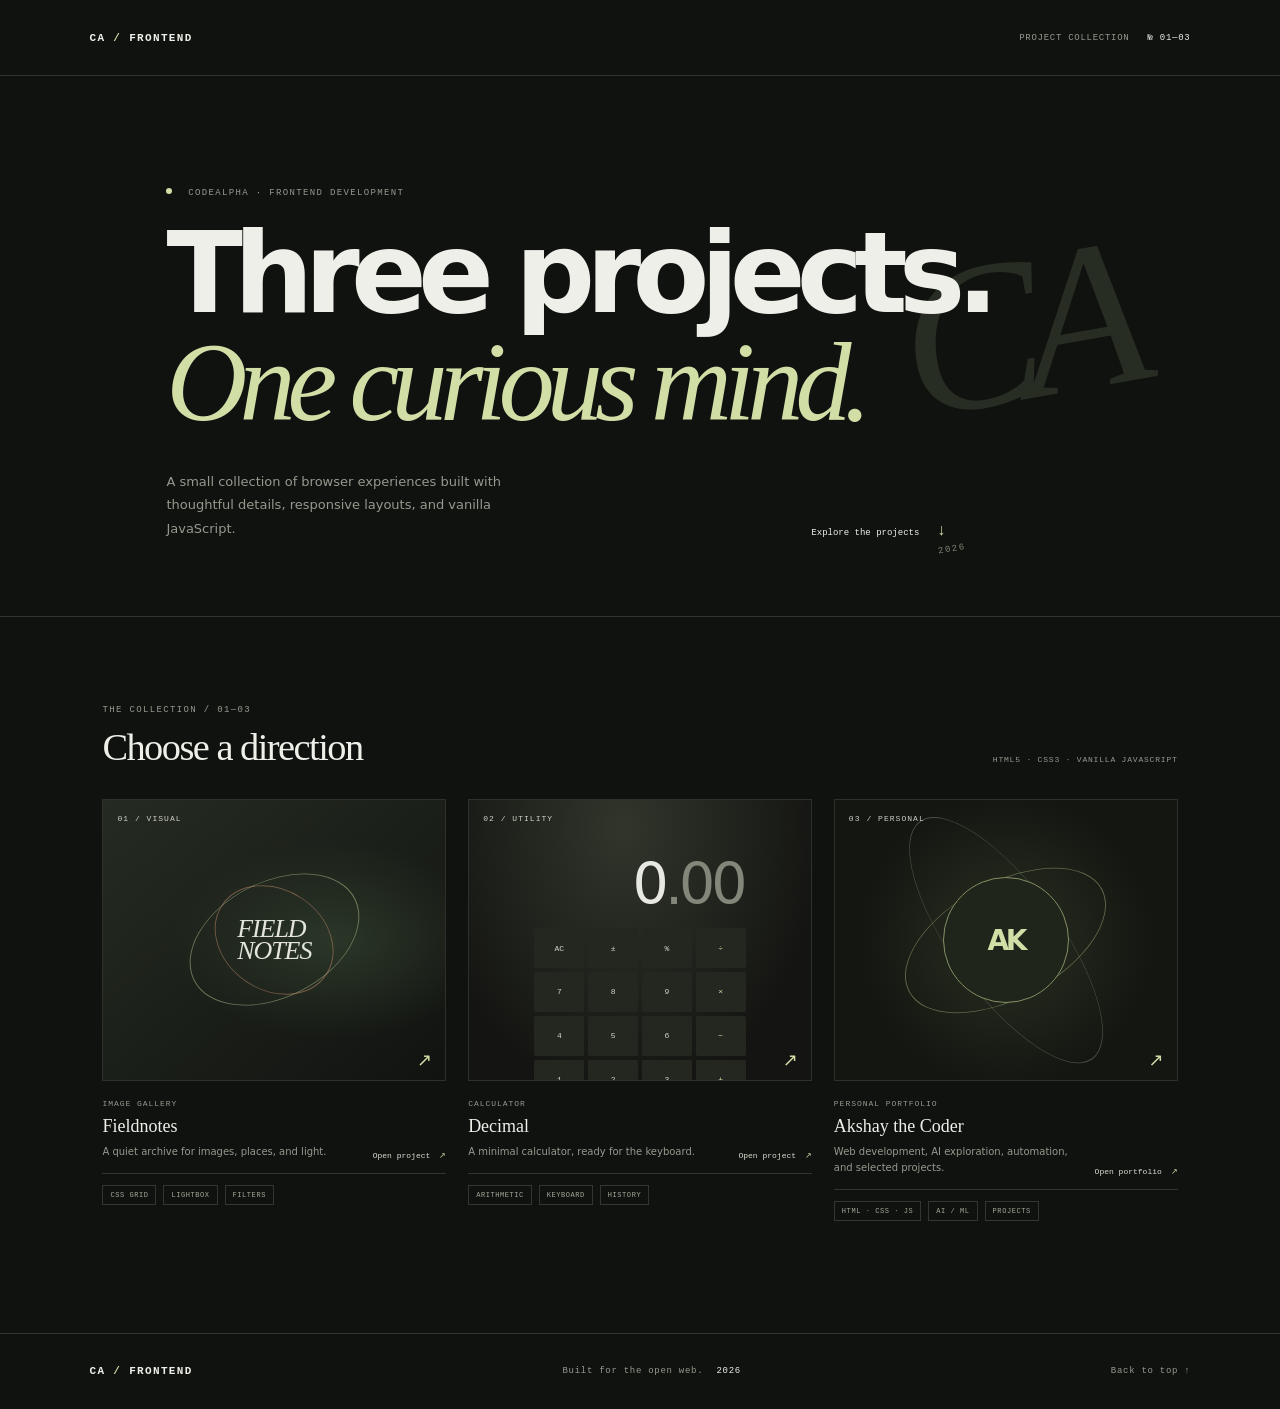
<file: index.html>
<!doctype html>
<html lang="en">
<head>
  <meta charset="utf-8">
  <meta name="viewport" content="width=device-width, initial-scale=1">
  <meta name="theme-color" content="#10120f">
  <meta name="description" content="Three frontend projects: a photography gallery, calculator, and Akshay Kumar's developer portfolio.">
  <meta property="og:title" content="CodeAlpha — Frontend Projects">
  <meta property="og:description" content="Three focused projects built with HTML, CSS, and vanilla JavaScript.">
  <meta property="og:type" content="website">
  <title>CodeAlpha — Frontend Projects</title>
  <link rel="stylesheet" href="styles.css">
</head>
<body>
  <header class="topbar"><a class="brand" href="#top">CA<span> / </span>FRONTEND</a><span class="edition">PROJECT COLLECTION <span>№ 01—03</span></span></header>
  <main id="top">
    <section class="hero" aria-labelledby="hero-title">
      <p class="eyebrow"><span></span> CODEALPHA · FRONTEND DEVELOPMENT</p>
      <h1 id="hero-title">Three projects.<br><em>One curious mind.</em></h1>
      <div class="hero-foot"><p>A small collection of browser experiences built with thoughtful details, responsive layouts, and vanilla JavaScript.</p><a href="#projects">Explore the projects <span>↓</span></a></div>
      <div class="hero-index" aria-hidden="true">CA<br><small>2026</small></div>
    </section>
    <section class="projects" id="projects" aria-labelledby="projects-title">
      <div class="section-head"><div><p class="eyebrow">THE COLLECTION / 01—03</p><h2 id="projects-title">Choose a direction</h2></div><p>HTML5 · CSS3 · VANILLA JAVASCRIPT</p></div>
      <div class="project-grid">
        <article class="project-card">
          <a class="project-art art-gallery" href="CodeAlpha_ImageGallery/" aria-label="Open Image Gallery"><span class="art-index">01 / VISUAL</span><span class="gallery-orb orb-a"></span><span class="gallery-orb orb-b"></span><span class="art-word">FIELD<br>NOTES</span><span class="art-arrow">↗</span></a>
          <div class="card-copy"><div><p class="card-type">IMAGE GALLERY</p><h3>Fieldnotes</h3><p class="card-description">A quiet archive for images, places, and light.</p></div><a class="open-link" href="CodeAlpha_ImageGallery/">Open project <span>↗</span></a></div>
          <div class="tags"><span>CSS GRID</span><span>LIGHTBOX</span><span>FILTERS</span></div>
        </article>
        <article class="project-card">
          <a class="project-art art-calculator" href="CodeAlpha_Calculator/" aria-label="Open Calculator"><span class="art-index">02 / UTILITY</span><span class="calc-display">0<span>.00</span></span><span class="calc-keys"><i>AC</i><i>±</i><i>%</i><i>÷</i><i>7</i><i>8</i><i>9</i><i>×</i><i>4</i><i>5</i><i>6</i><i>−</i><i>1</i><i>2</i><i>3</i><i>+</i></span><span class="art-arrow">↗</span></a>
          <div class="card-copy"><div><p class="card-type">CALCULATOR</p><h3>Decimal</h3><p class="card-description">A minimal calculator, ready for the keyboard.</p></div><a class="open-link" href="CodeAlpha_Calculator/">Open project <span>↗</span></a></div>
          <div class="tags"><span>ARITHMETIC</span><span>KEYBOARD</span><span>HISTORY</span></div>
        </article>
        <article class="project-card">
          <a class="project-art art-portfolio" href="CodeAlpha_PersonalPortfolio/" aria-label="Open Akshay Kumar's portfolio"><span class="art-index">03 / PERSONAL</span><span class="portfolio-ring ring-a"></span><span class="portfolio-ring ring-b"></span><span class="portfolio-mark">AK</span><span class="art-arrow">↗</span></a>
          <div class="card-copy"><div><p class="card-type">PERSONAL PORTFOLIO</p><h3>Akshay the Coder</h3><p class="card-description">Web development, AI exploration, automation, and selected projects.</p></div><a class="open-link" href="CodeAlpha_PersonalPortfolio/">Open portfolio <span>↗</span></a></div>
          <div class="tags"><span>HTML · CSS · JS</span><span>AI / ML</span><span>PROJECTS</span></div>
        </article>
      </div>
    </section>
  </main>
  <footer class="footer"><a class="brand" href="#top">CA<span> / </span>FRONTEND</a><p>Built for the open web. <span>2026</span></p><a href="#top">Back to top ↑</a></footer>
</body>
</html>
</file>
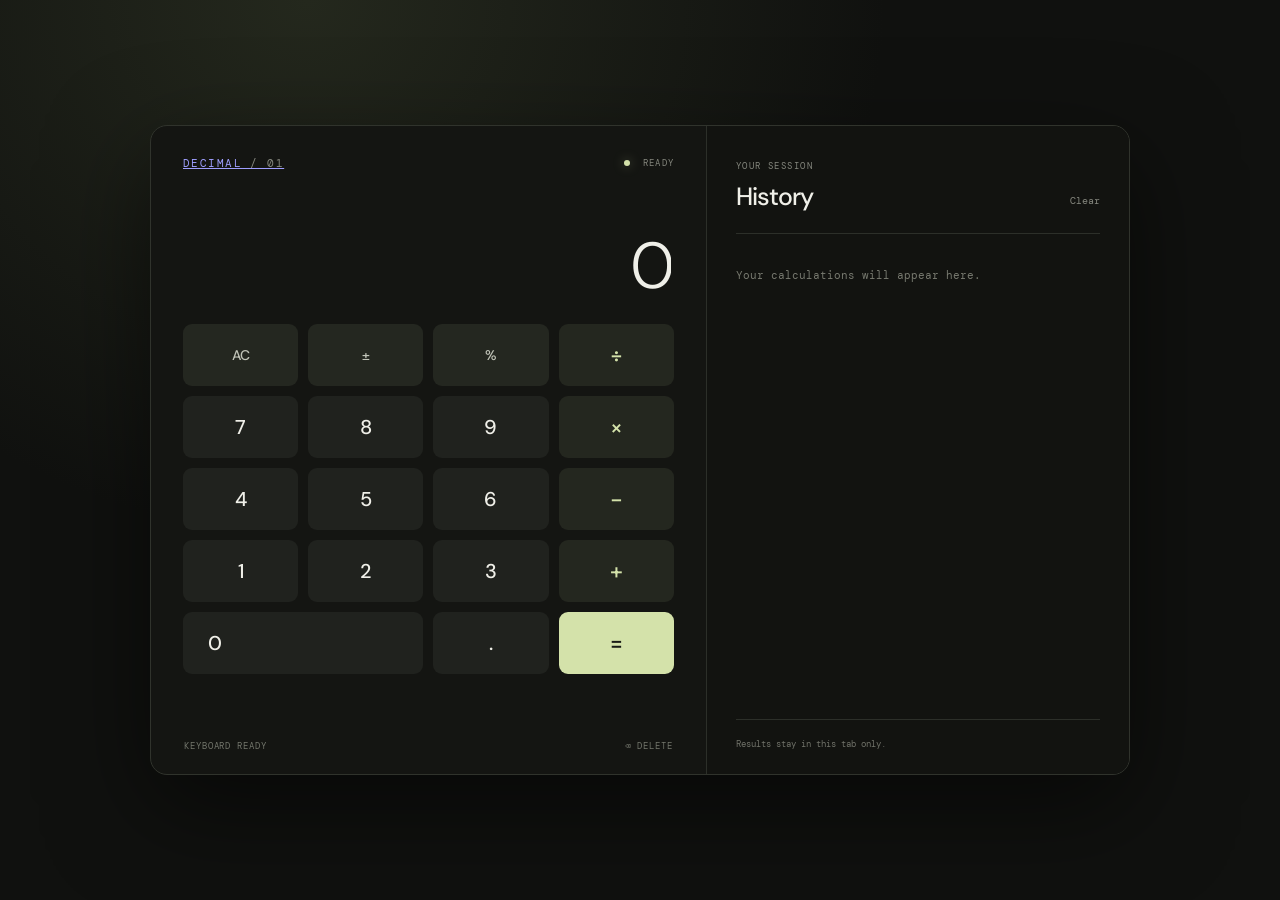
<file: CodeAlpha_Calculator/index.html>
<!doctype html>
<html lang="en">
<head>
  <meta charset="utf-8">
  <meta name="viewport" content="width=device-width, initial-scale=1">
  <meta name="theme-color" content="#10110f">
  <meta name="description" content="A precise, keyboard-friendly calculator with a minimal dark interface and calculation history.">
  <title>Decimal — Calculator</title>
  <link rel="stylesheet" href="styles.css">
  <script src="script.js" defer></script>
</head>
<body>
  <main class="app-shell">
    <section class="calculator" aria-label="Calculator">
      <header class="topbar"><a class="brand" href="#">DECIMAL<span> / 01</span></a><span class="status"><i></i> READY</span></header>
      <div class="display-area">
        <p class="expression" id="expression" aria-live="polite">&nbsp;</p>
        <output class="display" id="display" aria-label="Calculator display" aria-live="polite" aria-atomic="true">0</output>
      </div>
      <div class="keypad" aria-label="Calculator keys">
        <button class="key key-utility" data-action="clear" type="button" aria-label="Clear all">AC</button>
        <button class="key key-utility" data-action="sign" type="button" aria-label="Change sign">±</button>
        <button class="key key-utility" data-action="percent" type="button" aria-label="Percent">%</button>
        <button class="key key-operator" data-operator="÷" type="button" aria-label="Divide">÷</button>
        <button class="key" data-digit="7" type="button">7</button><button class="key" data-digit="8" type="button">8</button><button class="key" data-digit="9" type="button">9</button><button class="key key-operator" data-operator="×" type="button" aria-label="Multiply">×</button>
        <button class="key" data-digit="4" type="button">4</button><button class="key" data-digit="5" type="button">5</button><button class="key" data-digit="6" type="button">6</button><button class="key key-operator" data-operator="−" type="button" aria-label="Subtract">−</button>
        <button class="key" data-digit="1" type="button">1</button><button class="key" data-digit="2" type="button">2</button><button class="key" data-digit="3" type="button">3</button><button class="key key-operator" data-operator="+" type="button" aria-label="Add">+</button>
        <button class="key key-zero" data-digit="0" type="button">0</button><button class="key" data-action="decimal" type="button" aria-label="Decimal point">.</button><button class="key key-equals" data-action="equals" type="button" aria-label="Equals">=</button>
      </div>
      <p class="key-hint">KEYBOARD READY <span>⌫ DELETE</span></p>
    </section>
    <aside class="history-panel" aria-labelledby="history-heading">
      <div class="history-heading"><div><p class="eyebrow">YOUR SESSION</p><h1 id="history-heading">History</h1></div><button class="clear-history" id="clear-history" type="button">Clear</button></div>
      <ol class="history-list" id="history-list" aria-live="polite"><li class="history-empty">Your calculations will appear here.</li></ol>
      <p class="history-footer">Results stay in this tab only.</p>
    </aside>
  </main>
</body>
</html>
</file>
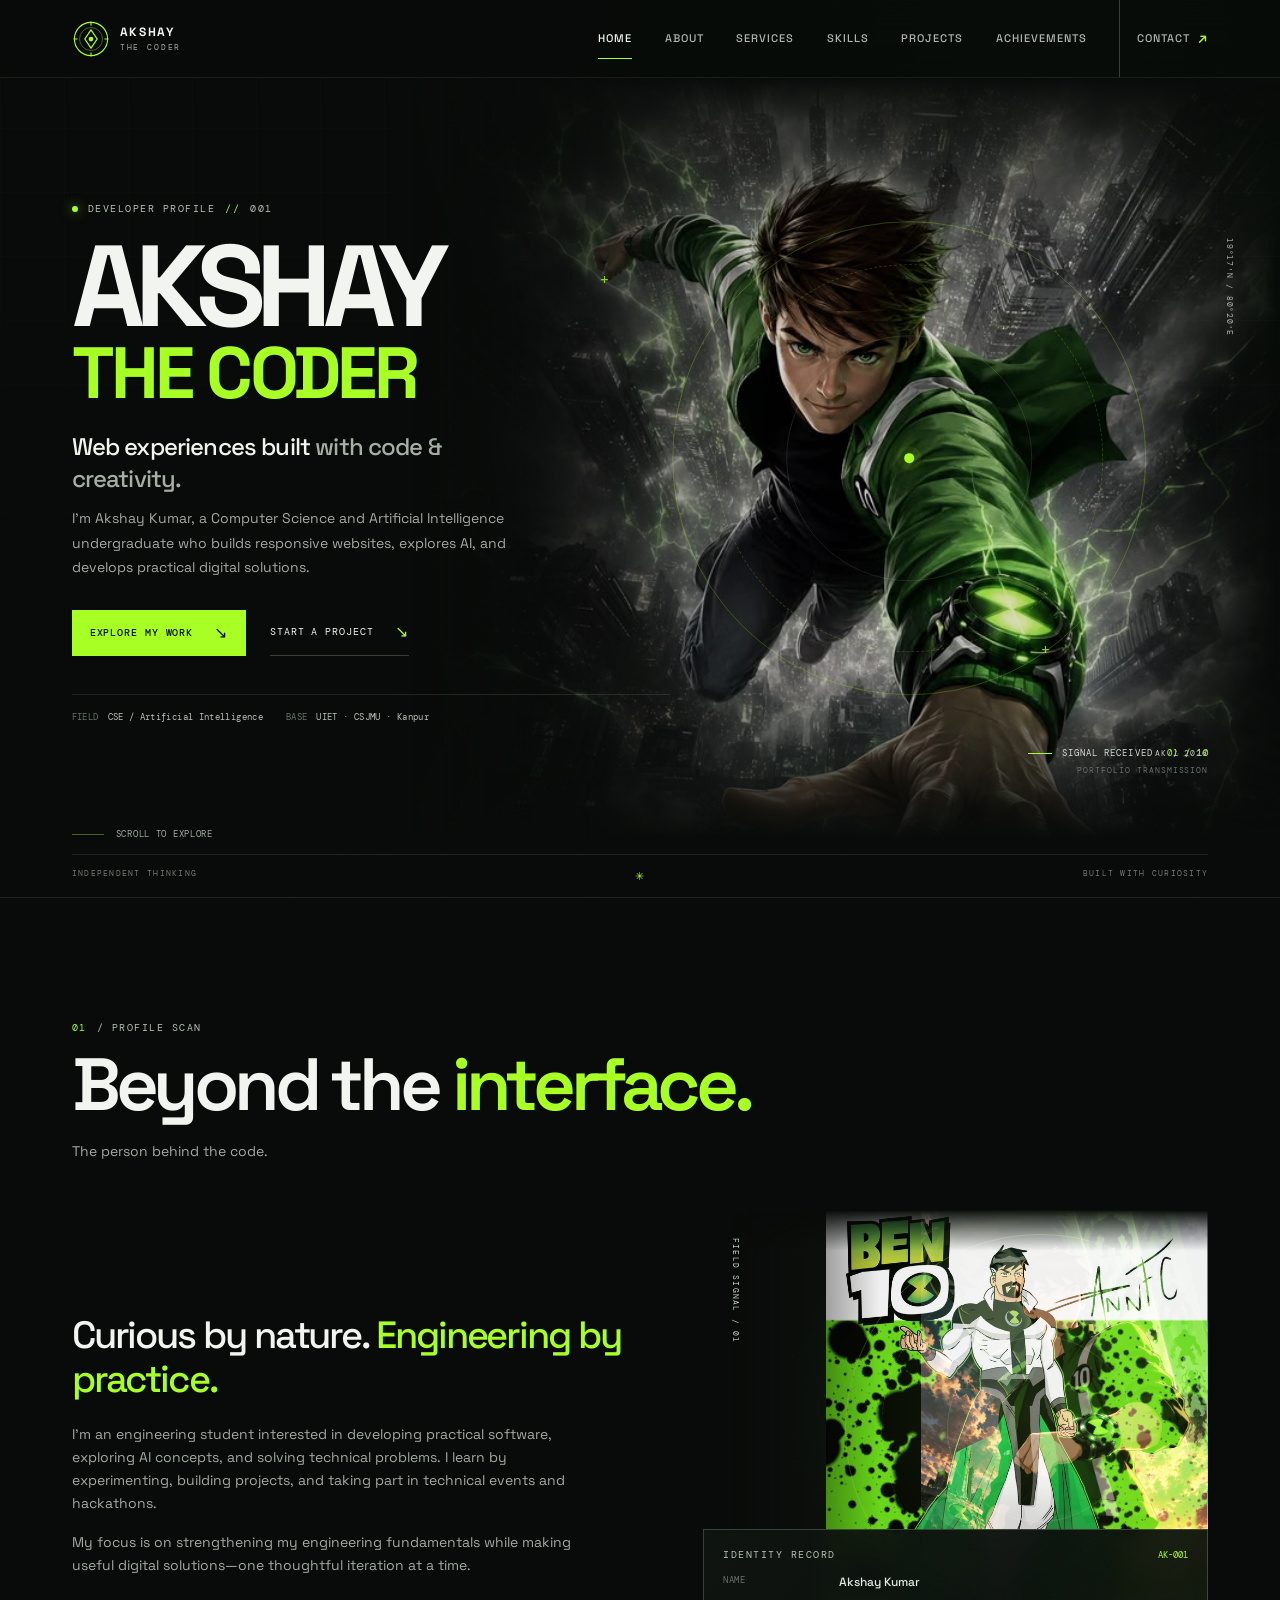
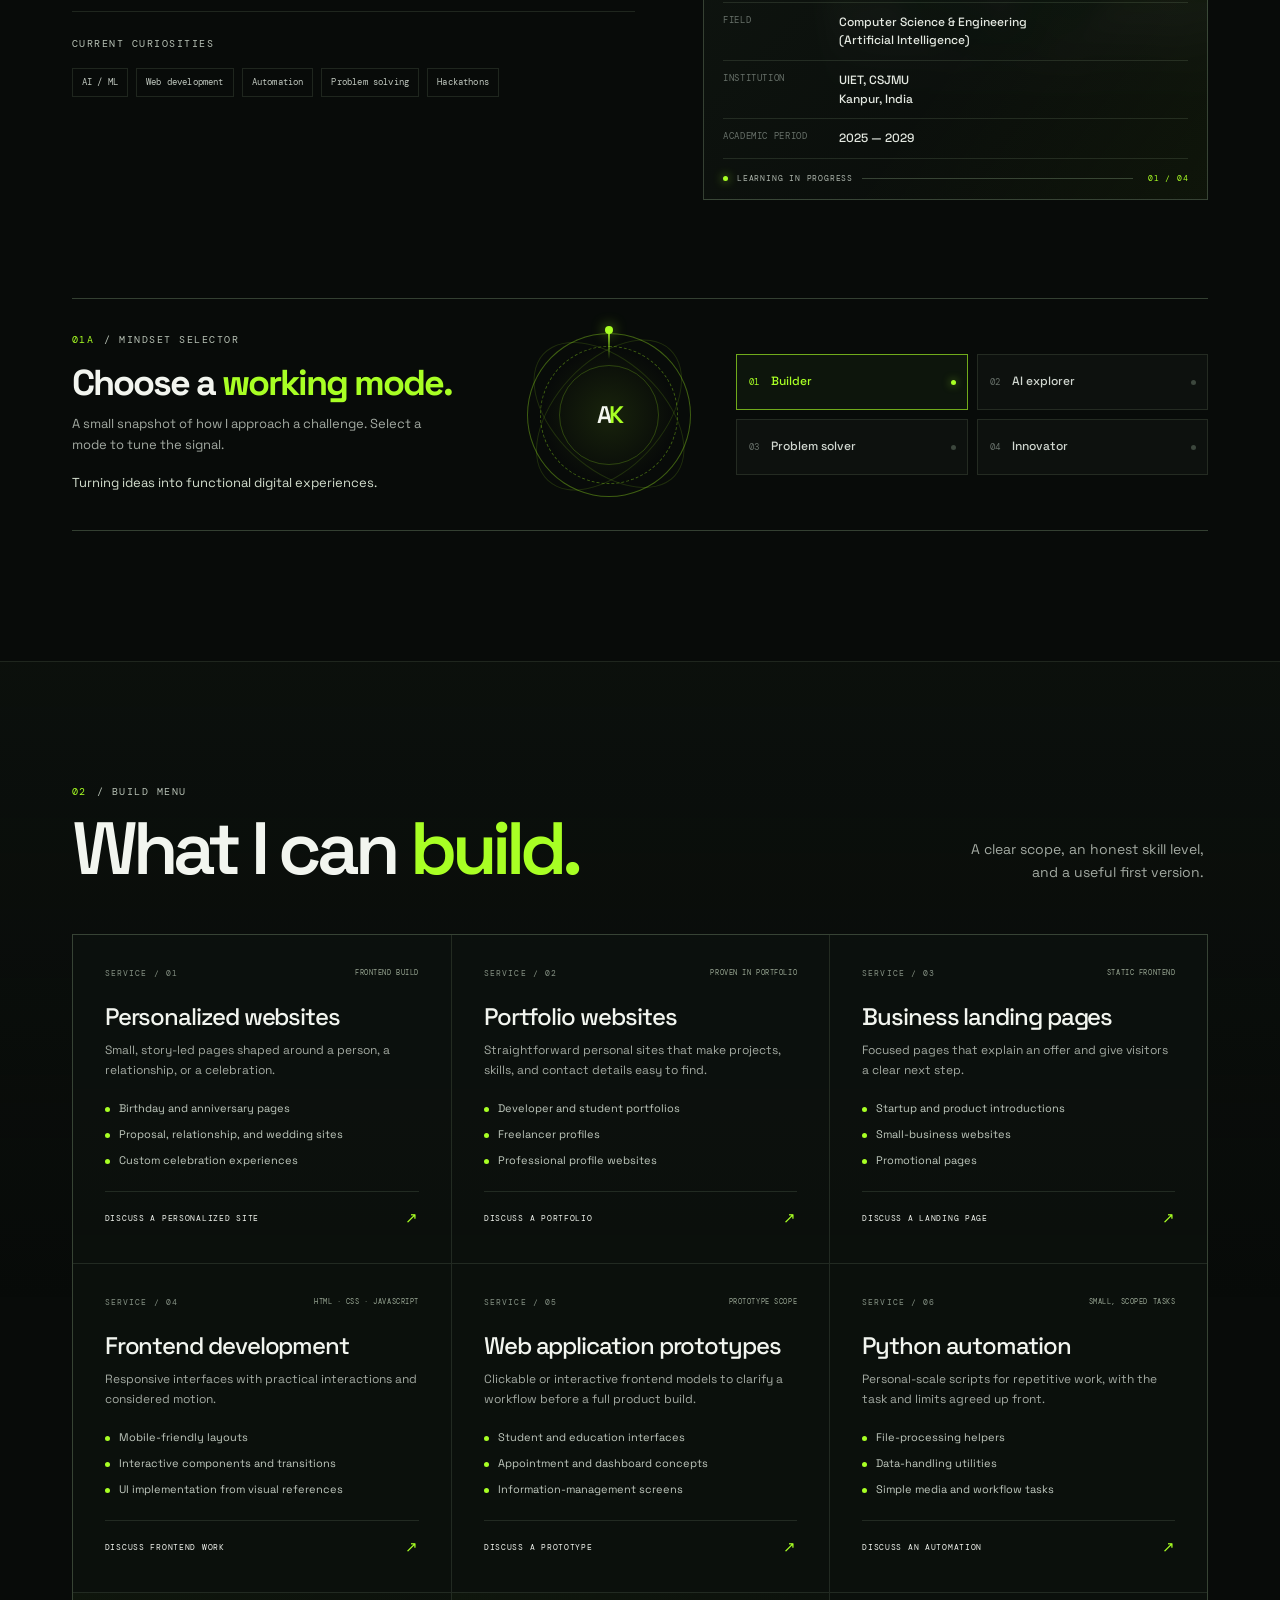
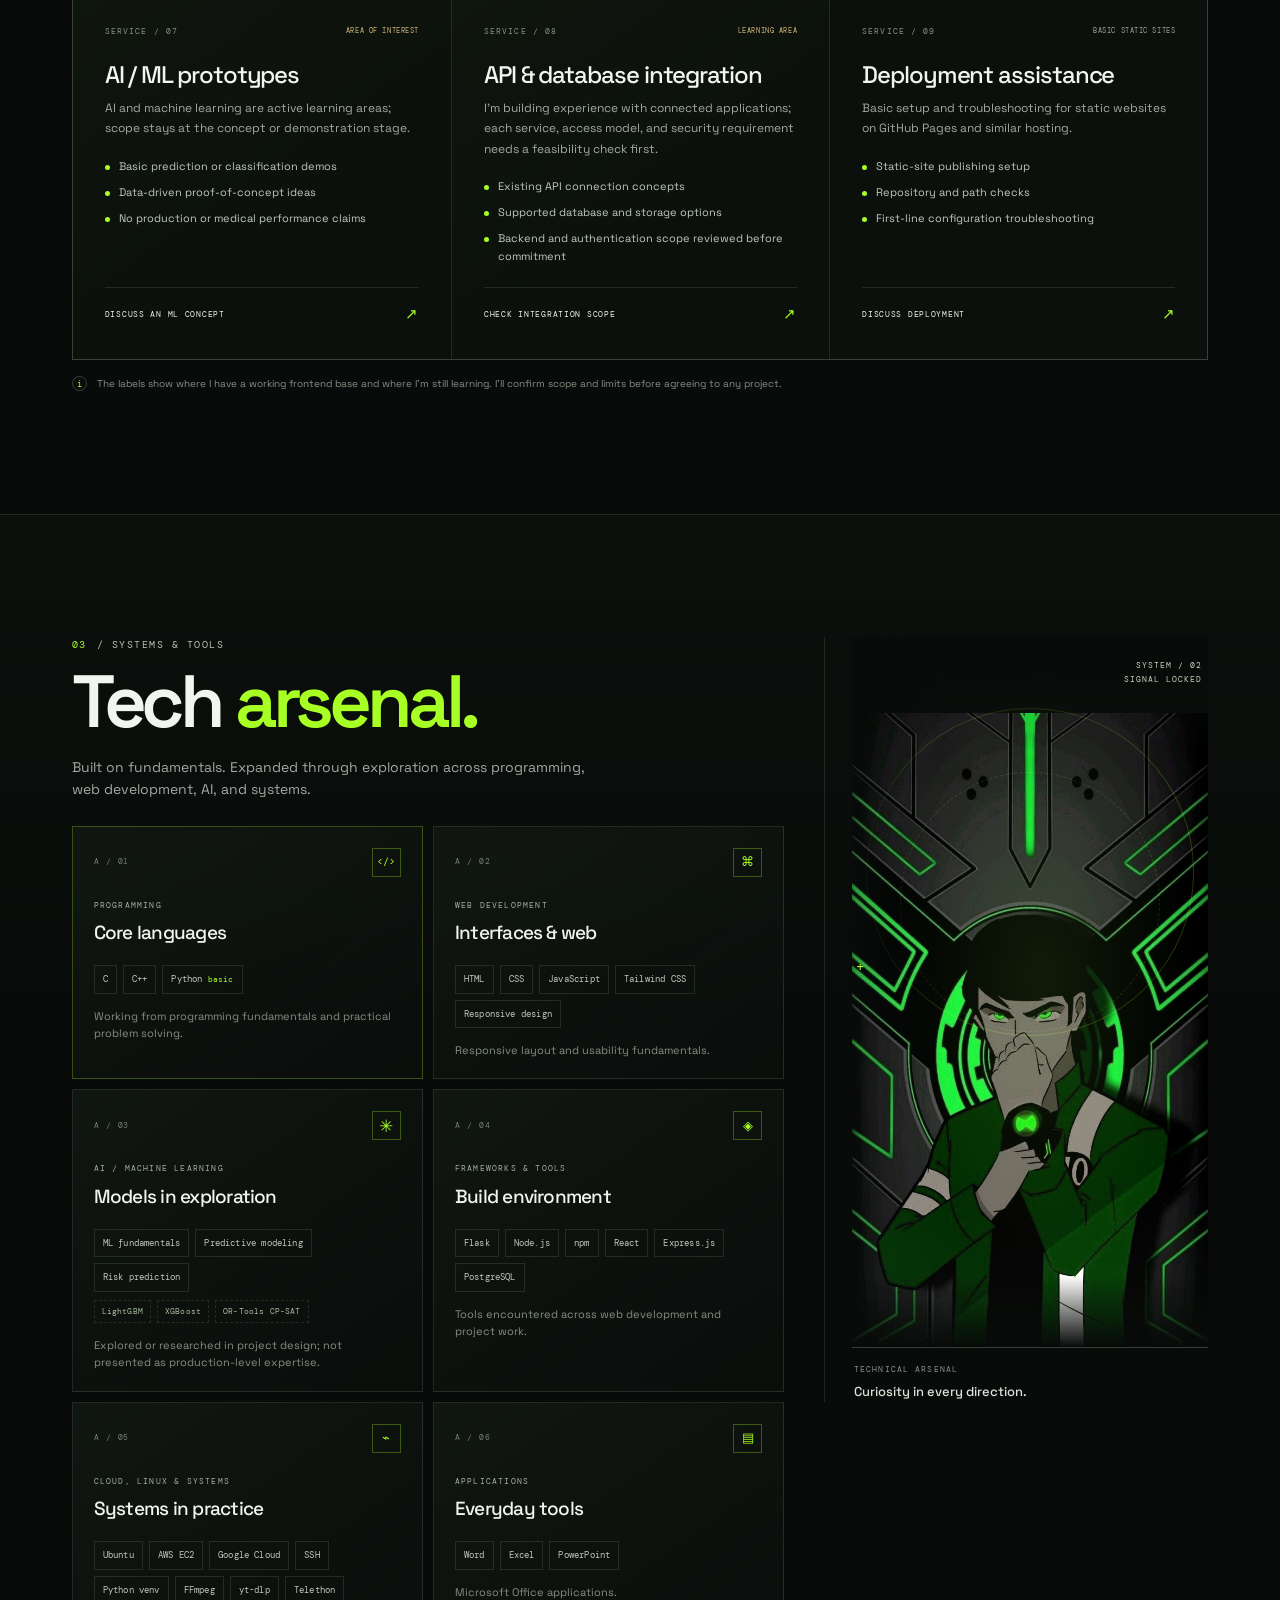
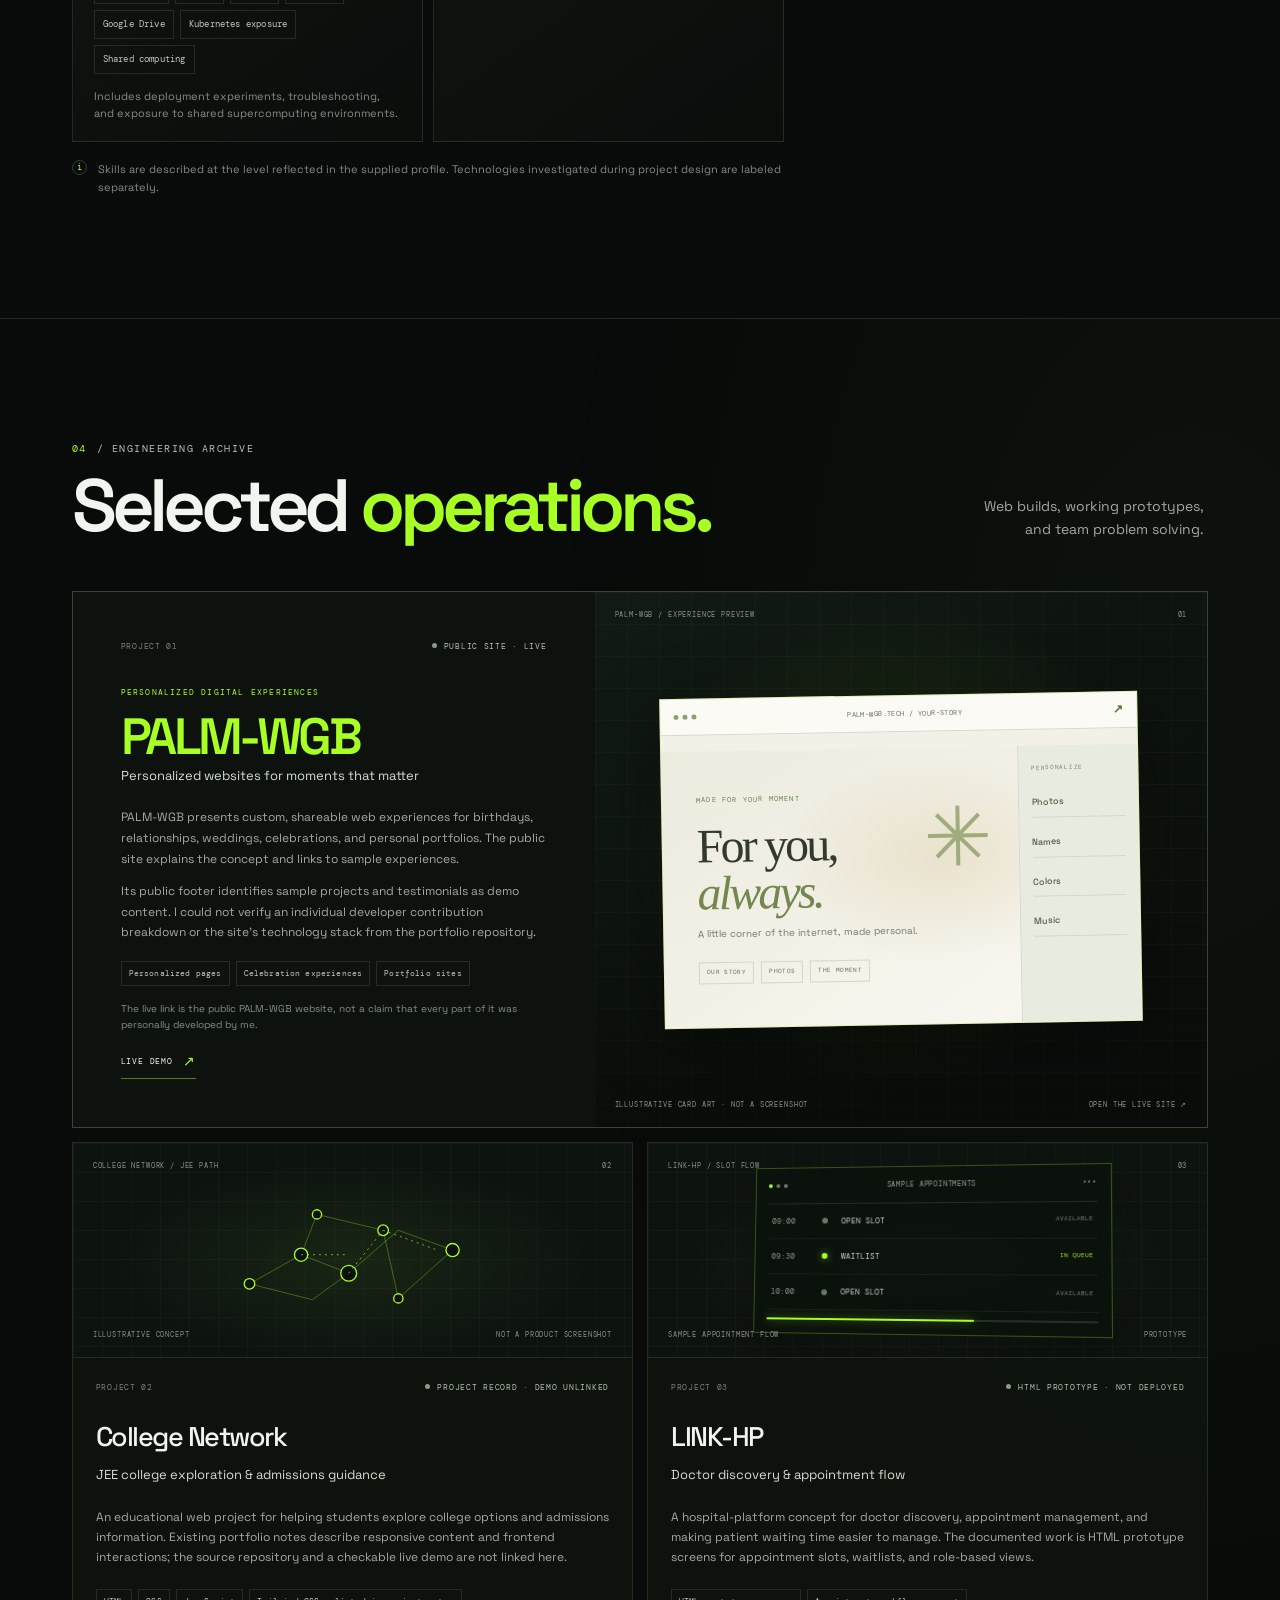
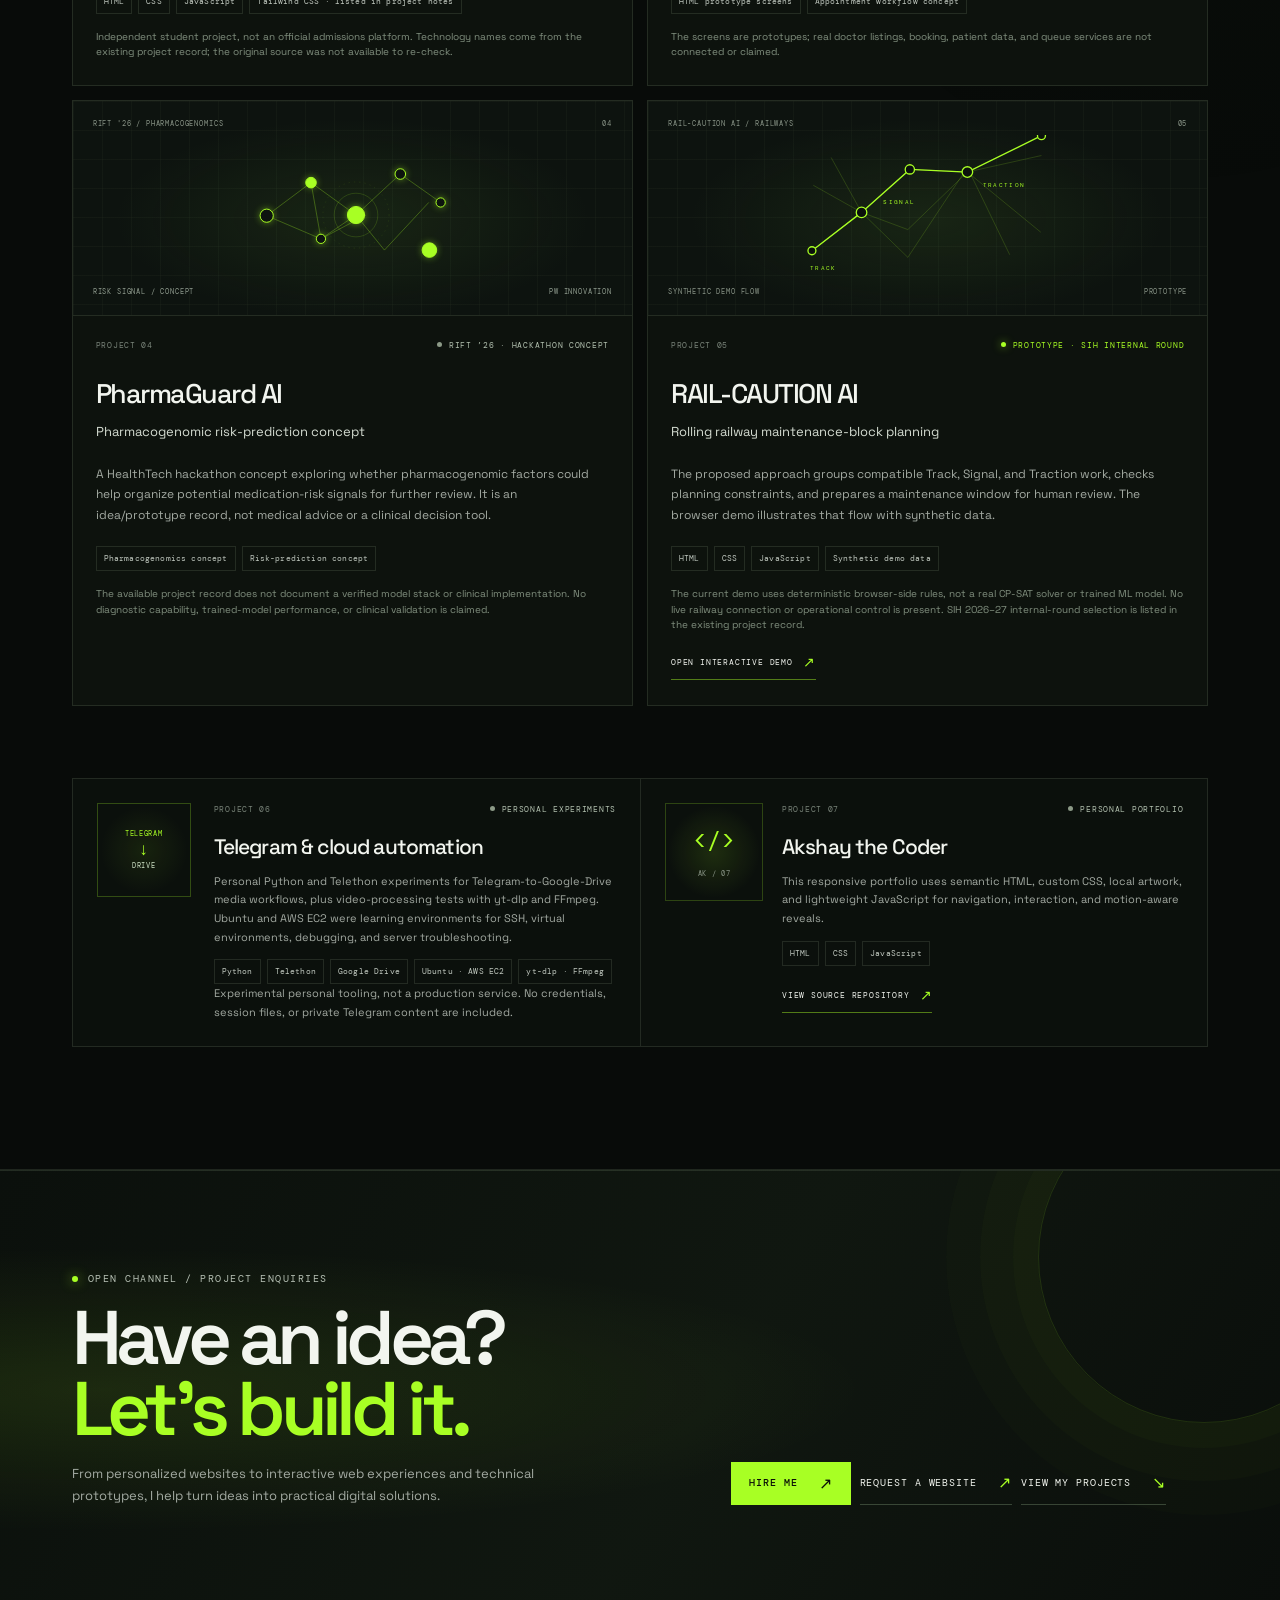
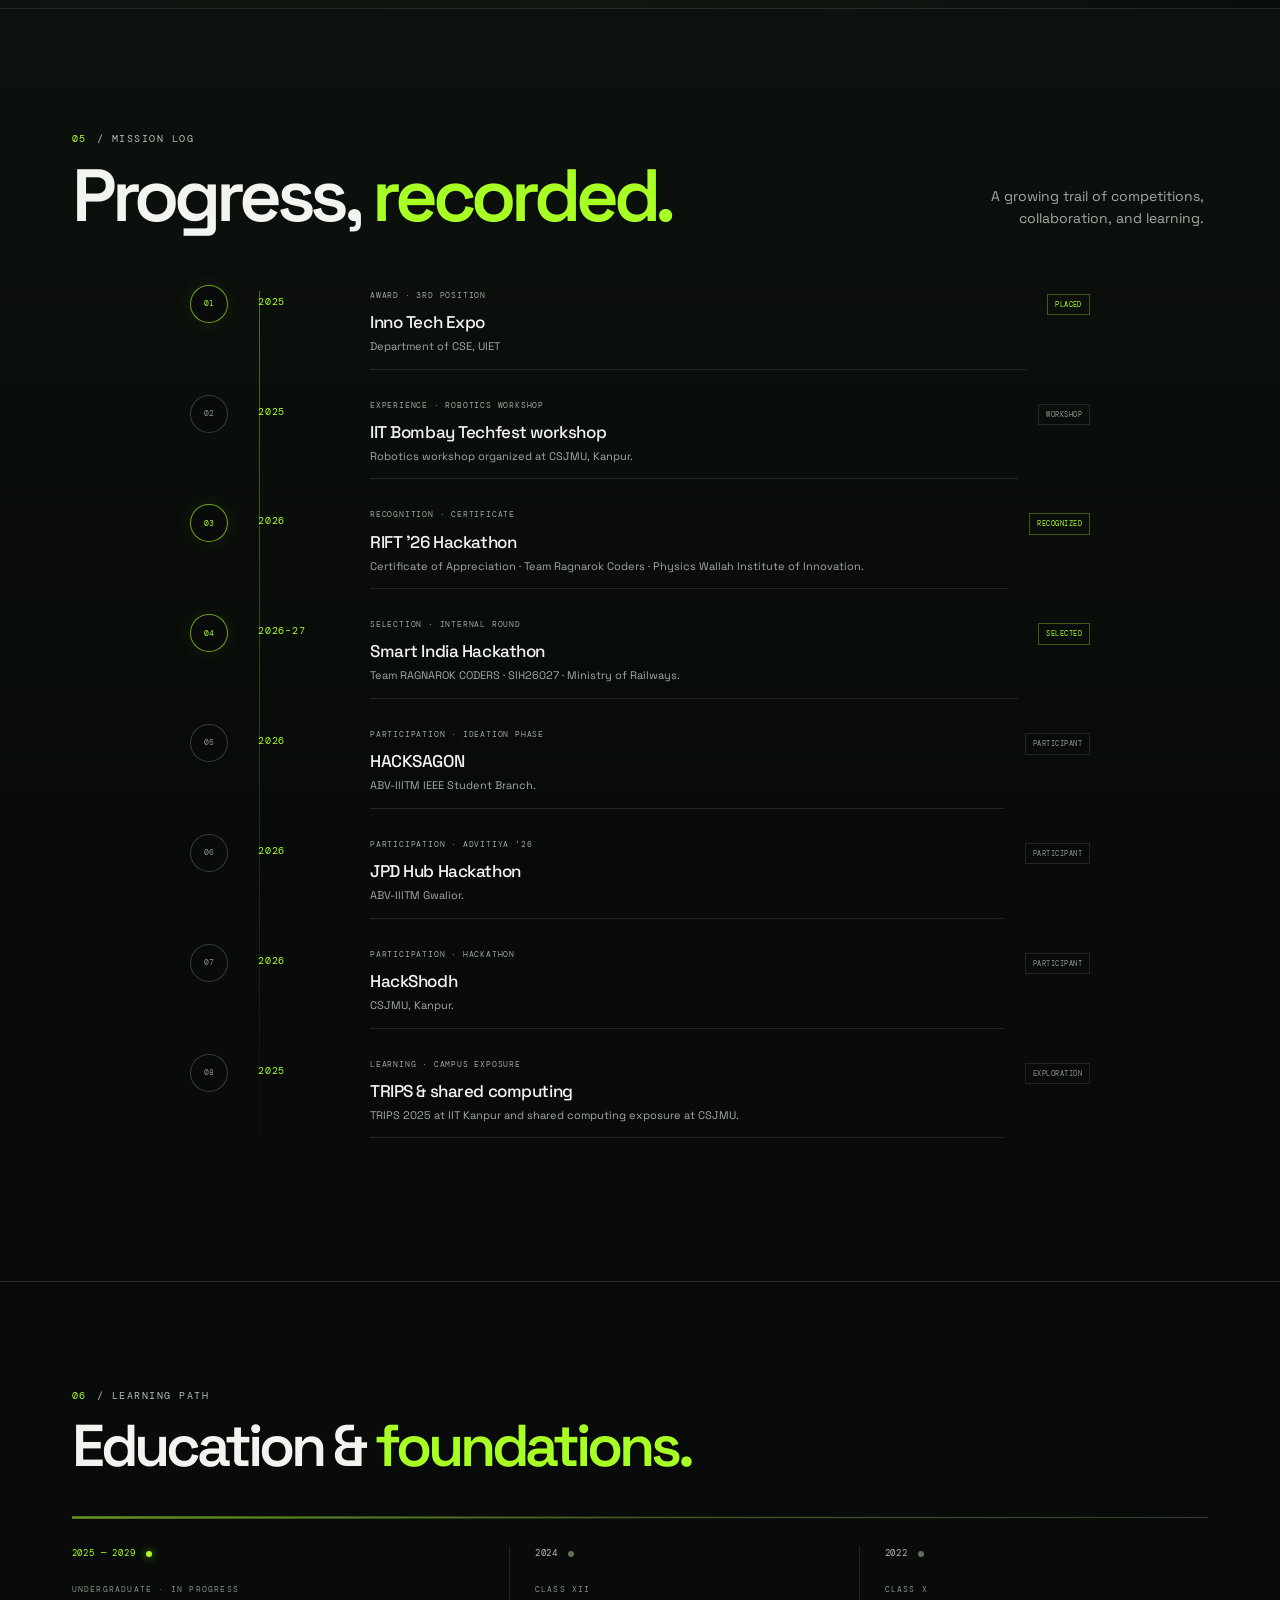
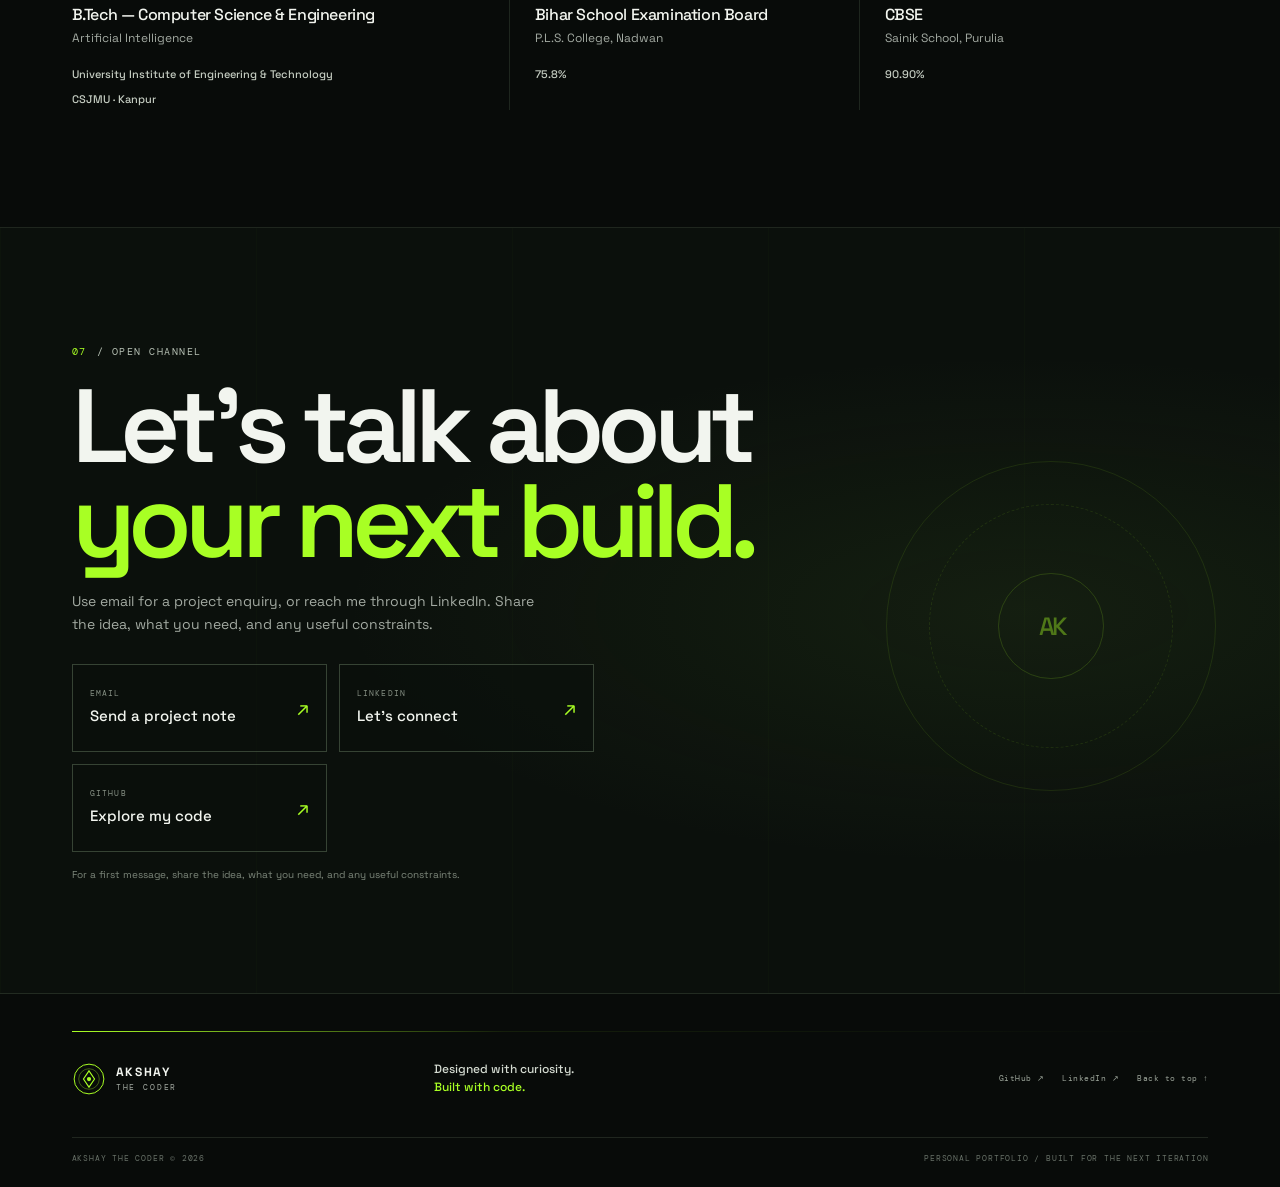
<file: CodeAlpha_PersonalPortfolio/index.html>
<!doctype html>
<html lang="en">
  <head>
    <meta charset="UTF-8" />
    <meta name="viewport" content="width=device-width, initial-scale=1.0" />
    <meta name="theme-color" content="#080b09" />
    <meta
      name="description"
      content="Explore Akshay Kumar's web development projects, AI experiments, automation work, and technical achievements."
    />
    <meta property="og:title" content="Akshay Kumar | Web Development &amp; AI Portfolio" />
    <meta
      property="og:description"
      content="Explore Akshay Kumar's web development projects, AI experiments, automation work, and technical achievements."
    />
    <meta property="og:type" content="website" />
    <meta property="og:url" content="https://akshay627-crypto.github.io/" />
    <meta property="og:image" content="https://akshay627-crypto.github.io/assets/ben-hero.jpg" />
    <meta property="og:image:alt" content="Ben Tennyson fan art used in Akshay Kumar's portfolio" />
    <meta name="twitter:card" content="summary_large_image" />
    <meta name="twitter:title" content="Akshay Kumar | Web Development &amp; AI Portfolio" />
    <meta name="twitter:description" content="Web development projects, AI experiments, automation work, and technical achievements." />
    <meta name="twitter:image" content="https://akshay627-crypto.github.io/assets/ben-hero.jpg" />
    <title>Akshay Kumar | Web Development &amp; AI Portfolio</title>
    <link rel="icon" type="image/svg+xml" href="assets/favicon.svg" />
    <link rel="preload" as="image" href="assets/ben-hero.jpg" fetchpriority="high" />
    <link rel="stylesheet" href="styles.css" />
    <script src="script.js" defer></script>
  </head>
  <body>
    <a class="skip-link" href="#main">Skip to content</a>
    <div class="page-grain" aria-hidden="true"></div>

    <header class="site-header">
      <div class="nav-wrap">
        <a class="brand" href="#home" aria-label="Akshay the Coder, home">
          <span class="brand-mark" aria-hidden="true">
            <svg viewBox="0 0 48 48" fill="none">
              <circle cx="24" cy="24" r="21" stroke="currentColor" stroke-width="1.4" />
              <circle cx="24" cy="24" r="14.5" stroke="currentColor" stroke-opacity=".48" />
              <path d="M24 12.5 31.8 24 24 35.5 16.2 24 24 12.5Z" stroke="currentColor" stroke-width="1.6" />
              <circle cx="24" cy="24" r="3" fill="currentColor" />
              <path d="M24 2v5m0 34v5M2 24h5m34 0h5" stroke="currentColor" stroke-width="1.4" />
            </svg>
          </span>
          <span class="brand-copy"><strong>AKSHAY</strong><small>THE CODER</small></span>
        </a>

        <button class="menu-toggle" type="button" aria-expanded="false" aria-controls="primary-nav" aria-label="Open navigation menu">
          <span></span><span></span>
        </button>

        <nav id="primary-nav" class="primary-nav" aria-label="Primary navigation">
          <a class="nav-link is-active" href="#home">Home</a>
          <a class="nav-link" href="#about">About</a>
          <a class="nav-link" href="#services">Services</a>
          <a class="nav-link" href="#skills">Skills</a>
          <a class="nav-link" href="#projects">Projects</a>
          <a class="nav-link" href="#achievements">Achievements</a>
          <a class="nav-link nav-contact" href="#contact">Contact <span aria-hidden="true">↗</span></a>
        </nav>
      </div>
    </header>

    <main id="main">
      <section id="home" class="hero section-anchor" aria-labelledby="hero-title">
        <div class="hero-grid">
          <div class="hero-copy" data-reveal>
            <p class="eyebrow"><span class="status-light"></span> Developer profile <span class="eyebrow-slash">//</span> 001</p>
            <h1 id="hero-title"><span>AKSHAY</span><em>THE CODER</em></h1>
            <p class="hero-lede">Web experiences built <span>with code &amp; creativity.</span></p>
            <p class="hero-intro">I’m Akshay Kumar, a Computer Science and Artificial Intelligence undergraduate who builds responsive websites, explores AI, and develops practical digital solutions.</p>
            <div class="hero-actions">
              <a class="button button-primary" href="#projects">Explore my work <span aria-hidden="true">↘</span></a>
              <a class="button button-quiet" href="#contact">Start a project <span aria-hidden="true">↘</span></a>
            </div>
            <div class="hero-credentials">
              <span><b>FIELD</b> CSE / Artificial Intelligence</span>
              <span><b>BASE</b> UIET · CSJMU · Kanpur</span>
            </div>
          </div>

          <div class="hero-art" aria-label="Ben Tennyson fan art composition">
            <div class="hero-rings" aria-hidden="true"><span></span><span></span><span></span><i></i></div>
            <img src="assets/ben-hero.jpg" alt="Dramatic Ben Tennyson fan art reaching forward against a storm-lit city" fetchpriority="high" />
            <div class="hero-art-wash" aria-hidden="true"></div>
            <p class="art-caption"><span class="caption-rule"></span> SIGNAL RECEIVED <b>01 / 10</b></p>
            <span class="art-coordinate" aria-hidden="true">19°17′N / 80°20′E</span>
            <span class="hero-crosshair crosshair-one" aria-hidden="true">+</span>
            <span class="hero-crosshair crosshair-two" aria-hidden="true">+</span>
          </div>
          <div class="hero-index" aria-hidden="true"><span>AK / 2026</span><span>PORTFOLIO TRANSMISSION</span></div>
        </div>
        <a class="scroll-cue" href="#about"><span class="scroll-cue-line"></span><span>Scroll to explore</span></a>
        <div class="hero-bottomline" aria-hidden="true"><span>INDEPENDENT THINKING</span><span class="bottomline-mid">✳</span><span>BUILT WITH CURIOSITY</span></div>
      </section>

      <section id="about" class="section about-section section-anchor" aria-labelledby="about-title">
        <div class="section-inner">
          <div class="section-heading" data-reveal>
            <p class="eyebrow"><span class="section-number">01</span> / Profile scan</p>
            <h2 id="about-title">Beyond the <span>interface.</span></h2>
            <p class="section-deck">The person behind the code.</p>
          </div>

          <div class="about-layout">
            <div class="about-copy" data-reveal>
              <p class="large-copy">Curious by nature. <span>Engineering by practice.</span></p>
              <p>I’m an engineering student interested in developing practical software, exploring AI concepts, and solving technical problems. I learn by experimenting, building projects, and taking part in technical events and hackathons.</p>
              <p>My focus is on strengthening my engineering fundamentals while making useful digital solutions—one thoughtful iteration at a time.</p>
              <div class="interest-line"><span class="micro-label">CURRENT CURIOSITIES</span><div class="interest-tags"><span>AI / ML</span><span>Web development</span><span>Automation</span><span>Problem solving</span><span>Hackathons</span></div></div>
            </div>

            <div class="about-side">
              <div class="about-visual" aria-hidden="true">
                <div class="about-visual-rings"></div>
                <img src="assets/ben-waybig.jpg" alt="" loading="lazy" />
                <img class="about-secondary-art" src="assets/ben-viltrumite-fanart.jpg" alt="" loading="lazy" />
                <span class="about-secondary-caption" aria-hidden="true">VISUAL REF / 02</span>
                <span class="about-visual-label">FIELD SIGNAL / 01</span>
              </div>
              <div class="identity-panel" data-reveal>
                <div class="identity-top"><span class="micro-label">IDENTITY RECORD</span><span class="record-id">AK-001</span></div>
                <div class="identity-row"><span>Name</span><strong>Akshay Kumar</strong></div>
                <div class="identity-row"><span>Field</span><strong>Computer Science &amp; Engineering<br />(Artificial Intelligence)</strong></div>
                <div class="identity-row"><span>Institution</span><strong>UIET, CSJMU<br />Kanpur, India</strong></div>
                <div class="identity-row"><span>Academic period</span><strong>2025 — 2029</strong></div>
                <div class="identity-foot"><span class="orbit-dot"></span><span>LEARNING IN PROGRESS</span><span class="identity-foot-line"></span><span>01 / 04</span></div>
              </div>
            </div>
          </div>

          <div class="mode-console" data-reveal>
            <div class="mode-intro">
              <p class="eyebrow"><span class="section-number">01A</span> / Mindset selector</p>
              <h3>Choose a <span>working mode.</span></h3>
              <p>A small snapshot of how I approach a challenge. Select a mode to tune the signal.</p>
              <p id="mode-description" class="mode-description" aria-live="polite">Turning ideas into functional digital experiences.</p>
            </div>
            <div class="mode-selector" aria-label="Developer mindset selector">
              <div class="selector-core" aria-hidden="true"><span class="selector-orbit orbit-a"></span><span class="selector-orbit orbit-b"></span><span class="selector-core-glyph">A<span>K</span></span><span class="selector-pointer"></span></div>
              <div class="mode-options" role="group" aria-label="Select a developer mindset">
                <button class="mode-option is-selected" type="button" data-mode="builder" aria-pressed="true"><span>01</span><strong>Builder</strong><i></i></button>
                <button class="mode-option" type="button" data-mode="ai" aria-pressed="false"><span>02</span><strong>AI explorer</strong><i></i></button>
                <button class="mode-option" type="button" data-mode="solver" aria-pressed="false"><span>03</span><strong>Problem solver</strong><i></i></button>
                <button class="mode-option" type="button" data-mode="innovator" aria-pressed="false"><span>04</span><strong>Innovator</strong><i></i></button>
              </div>
            </div>
          </div>

        </div>
      </section>

      <section id="services" class="section services-section section-anchor" aria-labelledby="services-title">
        <div class="section-inner">
          <div class="section-heading section-heading-split" data-reveal>
            <div>
              <p class="eyebrow"><span class="section-number">02</span> / Build menu</p>
              <h2 id="services-title">What I can <span>build.</span></h2>
            </div>
            <p class="section-deck">A clear scope, an honest skill level,<br />and a useful first version.</p>
          </div>

          <div class="services-grid">
            <article class="service-card" data-reveal>
              <div class="service-card-top"><span class="service-index">SERVICE / 01</span><span class="service-stage">FRONTEND BUILD</span></div>
              <h3>Personalized websites</h3>
              <p class="service-description">Small, story-led pages shaped around a person, a relationship, or a celebration.</p>
              <ul class="service-examples"><li>Birthday and anniversary pages</li><li>Proposal, relationship, and wedding sites</li><li>Custom celebration experiences</li></ul>
              <a class="service-cta" href="#contact" aria-label="Ask about a personalized website">Discuss a personalized site <span aria-hidden="true">↗</span></a>
            </article>

            <article class="service-card" data-reveal>
              <div class="service-card-top"><span class="service-index">SERVICE / 02</span><span class="service-stage">PROVEN IN PORTFOLIO</span></div>
              <h3>Portfolio websites</h3>
              <p class="service-description">Straightforward personal sites that make projects, skills, and contact details easy to find.</p>
              <ul class="service-examples"><li>Developer and student portfolios</li><li>Freelancer profiles</li><li>Professional profile websites</li></ul>
              <a class="service-cta" href="#contact" aria-label="Ask about a portfolio website">Discuss a portfolio <span aria-hidden="true">↗</span></a>
            </article>

            <article class="service-card" data-reveal>
              <div class="service-card-top"><span class="service-index">SERVICE / 03</span><span class="service-stage">STATIC FRONTEND</span></div>
              <h3>Business landing pages</h3>
              <p class="service-description">Focused pages that explain an offer and give visitors a clear next step.</p>
              <ul class="service-examples"><li>Startup and product introductions</li><li>Small-business websites</li><li>Promotional pages</li></ul>
              <a class="service-cta" href="#contact" aria-label="Ask about a business landing page">Discuss a landing page <span aria-hidden="true">↗</span></a>
            </article>

            <article class="service-card" data-reveal>
              <div class="service-card-top"><span class="service-index">SERVICE / 04</span><span class="service-stage">HTML · CSS · JAVASCRIPT</span></div>
              <h3>Frontend development</h3>
              <p class="service-description">Responsive interfaces with practical interactions and considered motion.</p>
              <ul class="service-examples"><li>Mobile-friendly layouts</li><li>Interactive components and transitions</li><li>UI implementation from visual references</li></ul>
              <a class="service-cta" href="#contact" aria-label="Ask about frontend development">Discuss frontend work <span aria-hidden="true">↗</span></a>
            </article>

            <article class="service-card" data-reveal>
              <div class="service-card-top"><span class="service-index">SERVICE / 05</span><span class="service-stage">PROTOTYPE SCOPE</span></div>
              <h3>Web application prototypes</h3>
              <p class="service-description">Clickable or interactive frontend models to clarify a workflow before a full product build.</p>
              <ul class="service-examples"><li>Student and education interfaces</li><li>Appointment and dashboard concepts</li><li>Information-management screens</li></ul>
              <a class="service-cta" href="#contact" aria-label="Ask about a web application prototype">Discuss a prototype <span aria-hidden="true">↗</span></a>
            </article>

            <article class="service-card" data-reveal>
              <div class="service-card-top"><span class="service-index">SERVICE / 06</span><span class="service-stage">SMALL, SCOPED TASKS</span></div>
              <h3>Python automation</h3>
              <p class="service-description">Personal-scale scripts for repetitive work, with the task and limits agreed up front.</p>
              <ul class="service-examples"><li>File-processing helpers</li><li>Data-handling utilities</li><li>Simple media and workflow tasks</li></ul>
              <a class="service-cta" href="#contact" aria-label="Ask about a small Python automation task">Discuss an automation <span aria-hidden="true">↗</span></a>
            </article>

            <article class="service-card service-learning" data-reveal>
              <div class="service-card-top"><span class="service-index">SERVICE / 07</span><span class="service-stage">AREA OF INTEREST</span></div>
              <h3>AI / ML prototypes</h3>
              <p class="service-description">AI and machine learning are active learning areas; scope stays at the concept or demonstration stage.</p>
              <ul class="service-examples"><li>Basic prediction or classification demos</li><li>Data-driven proof-of-concept ideas</li><li>No production or medical performance claims</li></ul>
              <a class="service-cta" href="#contact" aria-label="Discuss an AI or machine-learning concept">Discuss an ML concept <span aria-hidden="true">↗</span></a>
            </article>

            <article class="service-card service-learning" data-reveal>
              <div class="service-card-top"><span class="service-index">SERVICE / 08</span><span class="service-stage">LEARNING AREA</span></div>
              <h3>API &amp; database integration</h3>
              <p class="service-description">I’m building experience with connected applications; each service, access model, and security requirement needs a feasibility check first.</p>
              <ul class="service-examples"><li>Existing API connection concepts</li><li>Supported database and storage options</li><li>Backend and authentication scope reviewed before commitment</li></ul>
              <a class="service-cta" href="#contact" aria-label="Ask whether an API or database integration is in scope">Check integration scope <span aria-hidden="true">↗</span></a>
            </article>

            <article class="service-card" data-reveal>
              <div class="service-card-top"><span class="service-index">SERVICE / 09</span><span class="service-stage">BASIC STATIC SITES</span></div>
              <h3>Deployment assistance</h3>
              <p class="service-description">Basic setup and troubleshooting for static websites on GitHub Pages and similar hosting.</p>
              <ul class="service-examples"><li>Static-site publishing setup</li><li>Repository and path checks</li><li>First-line configuration troubleshooting</li></ul>
              <a class="service-cta" href="#contact" aria-label="Ask about basic static website deployment">Discuss deployment <span aria-hidden="true">↗</span></a>
            </article>
          </div>
          <p class="services-note"><span aria-hidden="true">i</span> The labels show where I have a working frontend base and where I’m still learning. I’ll confirm scope and limits before agreeing to any project.</p>
        </div>
      </section>

      <section id="skills" class="section skills-section section-anchor" aria-labelledby="skills-title">
        <div class="section-inner">
          <div class="skills-layout">
          <div class="section-heading skills-heading" data-reveal>
            <p class="eyebrow"><span class="section-number">03</span> / Systems &amp; tools</p>
            <h2 id="skills-title">Tech <span>arsenal.</span></h2>
            <p class="section-deck">Built on fundamentals. Expanded through exploration across programming, web development, AI, and systems.</p>
          </div>

          <figure class="skills-visual" data-reveal>
            <div class="skills-portrait-frame">
              <div class="skills-portrait-orbit orbit-large" aria-hidden="true"></div>
              <div class="skills-portrait-orbit orbit-small" aria-hidden="true"></div>
              <img src="assets/ben-omnitrix-portrait.jpg" alt="Ben Tennyson standing within a dark green Omnitrix interface" loading="lazy" />
              <span class="skills-image-code" aria-hidden="true">SYSTEM / 02<br />SIGNAL LOCKED</span>
              <span class="skills-image-marker" aria-hidden="true">+</span>
            </div>
            <figcaption><span>TECHNICAL ARSENAL</span><strong>Curiosity in every direction.</strong></figcaption>
          </figure>

          <div class="skills-grid">
            <article class="skill-module skill-feature" data-reveal>
              <div class="module-head"><span class="module-index">A / 01</span><span class="module-icon icon-code" aria-hidden="true">&lt;/&gt;</span></div>
              <p class="micro-label">PROGRAMMING</p><h3>Core languages</h3>
              <div class="skill-tags"><span>C</span><span>C++</span><span>Python <small>basic</small></span></div>
              <p class="module-note">Working from programming fundamentals and practical problem solving.</p>
            </article>
            <article class="skill-module" data-reveal>
              <div class="module-head"><span class="module-index">A / 02</span><span class="module-icon" aria-hidden="true">⌘</span></div>
              <p class="micro-label">WEB DEVELOPMENT</p><h3>Interfaces &amp; web</h3>
              <div class="skill-tags"><span>HTML</span><span>CSS</span><span>JavaScript</span><span>Tailwind CSS</span><span>Responsive design</span></div>
              <p class="module-note">Responsive layout and usability fundamentals.</p>
            </article>
            <article class="skill-module skill-ai" data-reveal>
              <div class="module-head"><span class="module-index">A / 03</span><span class="module-icon icon-ai" aria-hidden="true">✳</span></div>
              <p class="micro-label">AI / MACHINE LEARNING</p><h3>Models in exploration</h3>
              <div class="skill-tags"><span>ML fundamentals</span><span>Predictive modeling</span><span>Risk prediction</span></div>
              <div class="explore-tags"><span>LightGBM</span><span>XGBoost</span><span>OR-Tools CP-SAT</span></div>
              <p class="module-note">Explored or researched in project design; not presented as production-level expertise.</p>
            </article>
            <article class="skill-module" data-reveal>
              <div class="module-head"><span class="module-index">A / 04</span><span class="module-icon" aria-hidden="true">◈</span></div>
              <p class="micro-label">FRAMEWORKS &amp; TOOLS</p><h3>Build environment</h3>
              <div class="skill-tags"><span>Flask</span><span>Node.js</span><span>npm</span><span>React</span><span>Express.js</span><span>PostgreSQL</span></div>
              <p class="module-note">Tools encountered across web development and project work.</p>
            </article>
            <article class="skill-module" data-reveal>
              <div class="module-head"><span class="module-index">A / 05</span><span class="module-icon" aria-hidden="true">⌁</span></div>
              <p class="micro-label">CLOUD, LINUX &amp; SYSTEMS</p><h3>Systems in practice</h3>
              <div class="skill-tags"><span>Ubuntu</span><span>AWS EC2</span><span>Google Cloud</span><span>SSH</span><span>Python venv</span><span>FFmpeg</span><span>yt-dlp</span><span>Telethon</span><span>Google Drive</span><span>Kubernetes exposure</span><span>Shared computing</span></div>
              <p class="module-note">Includes deployment experiments, troubleshooting, and exposure to shared supercomputing environments.</p>
            </article>
            <article class="skill-module skill-apps" data-reveal>
              <div class="module-head"><span class="module-index">A / 06</span><span class="module-icon" aria-hidden="true">▤</span></div>
              <p class="micro-label">APPLICATIONS</p><h3>Everyday tools</h3>
              <div class="skill-tags"><span>Word</span><span>Excel</span><span>PowerPoint</span></div>
              <p class="module-note">Microsoft Office applications.</p>
            </article>
          </div>
          <div class="skills-footnote"><span class="footnote-mark">i</span><p>Skills are described at the level reflected in the supplied profile. Technologies investigated during project design are labeled separately.</p></div>
          </div>
        </div>
      </section>

      <section id="projects" class="section projects-section section-anchor" aria-labelledby="projects-title">
        <div class="section-inner">
          <div class="section-heading section-heading-split" data-reveal>
            <div><p class="eyebrow"><span class="section-number">04</span> / Engineering archive</p><h2 id="projects-title">Selected <span>operations.</span></h2></div>
            <p class="section-deck">Web builds, working prototypes,<br />and team problem solving.</p>
          </div>

          <article class="project-feature" data-reveal>
            <div class="project-feature-copy">
              <div class="project-meta"><span>PROJECT 01</span><span class="project-state">PUBLIC SITE · LIVE</span></div>
              <p class="micro-label">PERSONALIZED DIGITAL EXPERIENCES</p>
              <h3><em>PALM-WGB</em></h3>
              <p class="project-subtitle">Personalized websites for moments that matter</p>
              <p>PALM-WGB presents custom, shareable web experiences for birthdays, relationships, weddings, celebrations, and personal portfolios. The public site explains the concept and links to sample experiences.</p>
              <p>Its public footer identifies sample projects and testimonials as demo content. I could not verify an individual developer contribution breakdown or the site’s technology stack from the portfolio repository.</p>
              <div class="project-stack"><span>Personalized pages</span><span>Celebration experiences</span><span>Portfolio sites</span></div>
              <p class="project-caveat">The live link is the public PALM-WGB website, not a claim that every part of it was personally developed by me.</p>
              <div class="project-links"><a href="https://www.palm-wgb.tech/" target="_blank" rel="noopener noreferrer">Live demo <span aria-hidden="true">↗</span></a></div>
            </div>
            <div class="project-visual palm-visual" role="img" aria-label="Illustrative preview of a personalized PALM-WGB celebration page; this is not a screenshot">
              <div class="visual-topline"><span>PALM-WGB / EXPERIENCE PREVIEW</span><span>01</span></div>
              <div class="palm-preview" aria-hidden="true">
                <div class="palm-browser"><span><i></i><i></i><i></i></span><span>PALM-WGB.TECH / YOUR-STORY</span><b>↗</b></div>
                <div class="palm-page">
                  <span class="palm-kicker">MADE FOR YOUR MOMENT</span>
                  <strong>For you,<br /><em>always.</em></strong>
                  <span class="palm-page-note">A little corner of the internet, made personal.</span>
                  <div class="palm-flower" aria-hidden="true">✳</div>
                  <div class="palm-page-links"><span>OUR STORY</span><span>PHOTOS</span><span>THE MOMENT</span></div>
                </div>
                <div class="palm-side-note"><span>PERSONALIZE</span><b>Photos</b><b>Names</b><b>Colors</b><b>Music</b></div>
              </div>
              <div class="visual-legend"><span>ILLUSTRATIVE CARD ART · NOT A SCREENSHOT</span><span>OPEN THE LIVE SITE ↗</span></div>
            </div>
          </article>

          <div class="project-pair">
            <article class="project-card college-card" data-reveal>
              <div class="project-card-visual college-visual" aria-hidden="true">
                <div class="visual-topline"><span>COLLEGE NETWORK / JEE PATH</span><span>02</span></div>
                <svg viewBox="0 0 420 220" fill="none">
                  <path d="M54 160 132 116 204 144 279 79 361 109M132 116l24-61 100 24 23 103 82-73M54 160l95 24 55-40" stroke="currentColor" stroke-opacity=".48" />
                  <circle cx="54" cy="160" r="8"/><circle cx="132" cy="116" r="10"/><circle cx="156" cy="55" r="7"/><circle cx="204" cy="144" r="12"/><circle cx="256" cy="79" r="8"/><circle cx="279" cy="182" r="7"/><circle cx="361" cy="109" r="10"/>
                  <path d="M132 116h72m0 28 52-65m0 0 82 30" stroke="currentColor" stroke-dasharray="3 6" />
                </svg>
                <div class="visual-legend"><span>ILLUSTRATIVE CONCEPT</span><span>NOT A PRODUCT SCREENSHOT</span></div>
              </div>
              <div class="project-card-body"><div class="project-meta"><span>PROJECT 02</span><span class="project-state">PROJECT RECORD · DEMO UNLINKED</span></div><h3>College Network</h3><p class="project-subtitle">JEE college exploration &amp; admissions guidance</p><p>An educational web project for helping students explore college options and admissions information. Existing portfolio notes describe responsive content and frontend interactions; the source repository and a checkable live demo are not linked here.</p><div class="project-stack"><span>HTML</span><span>CSS</span><span>JavaScript</span><span>Tailwind CSS · listed in project notes</span></div><p class="project-caveat">Independent student project, not an official admissions platform. Technology names come from the existing project record; the original source was not available to re-check.</p></div>
            </article>

            <article class="project-card linkhp-card" data-reveal>
              <div class="project-card-visual queue-visual" aria-label="Abstract appointment queue and schedule illustration">
                <div class="visual-topline"><span>LINK-HP / SLOT FLOW</span><span>03</span></div>
                <div class="queue-window"><div class="queue-window-head"><span class="queue-lights"><i></i><i></i><i></i></span><span>SAMPLE APPOINTMENTS</span><span>•••</span></div><div class="queue-day"><span>09:00</span><i></i><b>OPEN SLOT</b><small>AVAILABLE</small></div><div class="queue-day queue-active"><span>09:30</span><i></i><b>WAITLIST</b><small>IN QUEUE</small></div><div class="queue-day"><span>10:00</span><i></i><b>OPEN SLOT</b><small>AVAILABLE</small></div><div class="queue-progress"><span></span></div></div>
                <div class="visual-legend"><span>SAMPLE APPOINTMENT FLOW</span><span>PROTOTYPE</span></div>
              </div>
              <div class="project-card-body"><div class="project-meta"><span>PROJECT 03</span><span class="project-state">HTML PROTOTYPE · NOT DEPLOYED</span></div><h3>LINK-HP</h3><p class="project-subtitle">Doctor discovery &amp; appointment flow</p><p>A hospital-platform concept for doctor discovery, appointment management, and making patient waiting time easier to manage. The documented work is HTML prototype screens for appointment slots, waitlists, and role-based views.</p><div class="project-stack"><span>HTML prototype screens</span><span>Appointment workflow concept</span></div><p class="project-caveat">The screens are prototypes; real doctor listings, booking, patient data, and queue services are not connected or claimed.</p></div>
            </article>
          </div>

          <div class="project-pair project-pair-secondary">
            <article class="project-card pharma-card" data-reveal>
              <div class="project-card-visual pharma-visual" aria-hidden="true">
                <div class="visual-topline"><span>RIFT '26 / PHARMACOGENOMICS</span><span>04</span></div>
                <svg viewBox="0 0 420 220" fill="none">
                  <path d="m80 122 67-50 68 49 67-62 61 43M147 72l15 85 53-36 43 53 67-72M80 122l82 35 68-36" stroke="currentColor" stroke-opacity=".45"/>
                  <g class="molecule-points"><circle cx="80" cy="122" r="10"/><circle cx="147" cy="72" r="8"/><circle cx="162" cy="157" r="7"/><circle cx="215" cy="121" r="13"/><circle cx="282" cy="59" r="8"/><circle cx="326" cy="174" r="11"/><circle cx="343" cy="102" r="7"/></g>
                  <circle cx="215" cy="121" r="33" stroke="currentColor" stroke-opacity=".24"/><circle cx="215" cy="121" r="50" stroke="currentColor" stroke-opacity=".13" stroke-dasharray="2 6"/>
                </svg>
                <div class="visual-legend"><span>RISK SIGNAL / CONCEPT</span><span>PW INNOVATION</span></div>
              </div>
              <div class="project-card-body"><div class="project-meta"><span>PROJECT 04</span><span class="project-state">RIFT ’26 · HACKATHON CONCEPT</span></div><h3>PharmaGuard AI</h3><p class="project-subtitle">Pharmacogenomic risk-prediction concept</p><p>A HealthTech hackathon concept exploring whether pharmacogenomic factors could help organize potential medication-risk signals for further review. It is an idea/prototype record, not medical advice or a clinical decision tool.</p><div class="project-stack"><span>Pharmacogenomics concept</span><span>Risk-prediction concept</span></div><p class="project-caveat">The available project record does not document a verified model stack or clinical implementation. No diagnostic capability, trained-model performance, or clinical validation is claimed.</p></div>
            </article>

            <article class="project-card railcaution-card" data-reveal>
              <div class="project-card-visual railcaution-visual" aria-hidden="true">
                <div class="visual-topline"><span>RAIL-CAUTION AI / RAILWAYS</span><span>05</span></div>
                <svg viewBox="0 0 420 220" fill="none">
                  <path d="M35 175 110 117l70 26 90-87 112-25M37 76l73 41 73-65 87 4 111 91M64 34l46 83 70 68 90-136 64 132" stroke="currentColor" stroke-opacity=".25"/>
                  <path d="m35 175 75-58 73-65 87 4 112-55" stroke="currentColor" stroke-width="2"/>
                  <circle cx="35" cy="175" r="6"/><circle cx="110" cy="117" r="8"/><circle cx="183" cy="52" r="7"/><circle cx="270" cy="56" r="8"/><circle cx="382" cy="1" r="6"/>
                  <text x="32" y="204" fill="currentColor" font-size="9" letter-spacing="2">TRACK</text><text x="143" y="104" fill="currentColor" font-size="9" letter-spacing="2">SIGNAL</text><text x="293" y="78" fill="currentColor" font-size="9" letter-spacing="2">TRACTION</text>
                </svg>
                <div class="visual-legend"><span>SYNTHETIC DEMO FLOW</span><span>PROTOTYPE</span></div>
              </div>
              <div class="project-card-body"><div class="project-meta"><span>PROJECT 05</span><span class="project-state state-selected">PROTOTYPE · SIH INTERNAL ROUND</span></div><h3>RAIL-CAUTION AI</h3><p class="project-subtitle">Rolling railway maintenance-block planning</p><p>The proposed approach groups compatible Track, Signal, and Traction work, checks planning constraints, and prepares a maintenance window for human review. The browser demo illustrates that flow with synthetic data.</p><div class="project-stack"><span>HTML</span><span>CSS</span><span>JavaScript</span><span>Synthetic demo data</span></div><p class="project-caveat">The current demo uses deterministic browser-side rules, not a real CP-SAT solver or trained ML model. No live railway connection or operational control is present. SIH 2026–27 internal-round selection is listed in the existing project record.</p><div class="project-links"><a href="demos/rail-caution-ai.html">Open interactive demo <span aria-hidden="true">↗</span></a></div></div>
            </article>
          </div>

          <div class="archive-heading" data-reveal><span class="micro-label">FIELD NOTES / PERSONAL SYSTEMS</span><span class="archive-line"></span><span class="archive-count">02 RECORDS</span></div>
          <div class="project-archive">
            <article class="archive-project" data-reveal>
              <div class="archive-glyph flow-glyph" aria-hidden="true"><span>TELEGRAM</span><i>↓</i><b>DRIVE</b></div>
              <div><div class="project-meta"><span>PROJECT 06</span><span class="project-state">PERSONAL EXPERIMENTS</span></div><h3>Telegram &amp; cloud automation</h3><p>Personal Python and Telethon experiments for Telegram-to-Google-Drive media workflows, plus video-processing tests with yt-dlp and FFmpeg. Ubuntu and AWS EC2 were learning environments for SSH, virtual environments, debugging, and server troubleshooting.</p><div class="project-stack"><span>Python</span><span>Telethon</span><span>Google Drive</span><span>Ubuntu · AWS EC2</span><span>yt-dlp · FFmpeg</span></div><p class="project-caveat">Experimental personal tooling, not a production service. No credentials, session files, or private Telegram content are included.</p></div>
            </article>
            <article class="archive-project portfolio-archive" data-reveal>
              <div class="portfolio-archive-mark" aria-hidden="true"><span>&lt;/&gt;</span><b>AK / 07</b></div>
              <div><div class="project-meta"><span>PROJECT 07</span><span class="project-state">PERSONAL PORTFOLIO</span></div><h3>Akshay the Coder</h3><p>This responsive portfolio uses semantic HTML, custom CSS, local artwork, and lightweight JavaScript for navigation, interaction, and motion-aware reveals.</p><div class="project-stack"><span>HTML</span><span>CSS</span><span>JavaScript</span></div><div class="project-links"><a href="https://github.com/akshay627-crypto/akshay627-crypto.github.io" target="_blank" rel="noopener noreferrer">View source repository <span aria-hidden="true">↗</span></a></div></div>
            </article>
          </div>
        </div>
      </section>

      <section class="freelance-cta" aria-labelledby="freelance-cta-title">
        <div class="freelance-cta-inner">
          <div class="freelance-cta-copy" data-reveal>
            <p class="eyebrow"><span class="status-light"></span> OPEN CHANNEL / PROJECT ENQUIRIES</p>
            <h2 id="freelance-cta-title">Have an idea?<br /><span>Let’s build it.</span></h2>
            <p>From personalized websites to interactive web experiences and technical prototypes, I help turn ideas into practical digital solutions.</p>
          </div>
          <div class="freelance-cta-actions" data-reveal>
            <a class="button button-primary" href="mailto:akshayndj7@gmail.com?subject=Freelance%20project%20enquiry">Hire me <span aria-hidden="true">↗</span></a>
            <a class="button button-quiet" href="mailto:akshayndj7@gmail.com?subject=Website%20request">Request a website <span aria-hidden="true">↗</span></a>
            <a class="button button-quiet" href="#projects">View my projects <span aria-hidden="true">↘</span></a>
          </div>
        </div>
      </section>

      <section id="achievements" class="section achievements-section section-anchor" aria-labelledby="achievements-title">
        <div class="section-inner">
          <div class="section-heading section-heading-split" data-reveal>
            <div><p class="eyebrow"><span class="section-number">05</span> / Mission log</p><h2 id="achievements-title">Progress, <span>recorded.</span></h2></div>
            <p class="section-deck">A growing trail of competitions,<br />collaboration, and learning.</p>
          </div>

          <div class="mission-log">
            <div class="timeline-line" aria-hidden="true"></div>
            <article class="mission-entry mission-award" data-reveal><div class="mission-marker"><span>01</span></div><div class="mission-year">2025</div><div class="mission-content"><div class="mission-type">AWARD <span>·</span> 3RD POSITION</div><h3>Inno Tech Expo</h3><p>Department of CSE, UIET</p></div><span class="mission-status">PLACED</span></article>
            <article class="mission-entry" data-reveal><div class="mission-marker"><span>02</span></div><div class="mission-year">2025</div><div class="mission-content"><div class="mission-type">EXPERIENCE <span>·</span> ROBOTICS WORKSHOP</div><h3>IIT Bombay Techfest workshop</h3><p>Robotics workshop organized at CSJMU, Kanpur.</p></div><span class="mission-status">WORKSHOP</span></article>
            <article class="mission-entry mission-award" data-reveal><div class="mission-marker"><span>03</span></div><div class="mission-year">2026</div><div class="mission-content"><div class="mission-type">RECOGNITION <span>·</span> CERTIFICATE</div><h3>RIFT ’26 Hackathon</h3><p>Certificate of Appreciation · Team Ragnarok Coders · Physics Wallah Institute of Innovation.</p></div><span class="mission-status">RECOGNIZED</span></article>
            <article class="mission-entry mission-current" data-reveal><div class="mission-marker"><span>04</span></div><div class="mission-year">2026–27</div><div class="mission-content"><div class="mission-type">SELECTION <span>·</span> INTERNAL ROUND</div><h3>Smart India Hackathon</h3><p>Team RAGNAROK CODERS · SIH26027 · Ministry of Railways.</p></div><span class="mission-status">SELECTED</span></article>
            <article class="mission-entry" data-reveal><div class="mission-marker"><span>05</span></div><div class="mission-year">2026</div><div class="mission-content"><div class="mission-type">PARTICIPATION <span>·</span> IDEATION PHASE</div><h3>HACKSAGON</h3><p>ABV-IIITM IEEE Student Branch.</p></div><span class="mission-status">PARTICIPANT</span></article>
            <article class="mission-entry" data-reveal><div class="mission-marker"><span>06</span></div><div class="mission-year">2026</div><div class="mission-content"><div class="mission-type">PARTICIPATION <span>·</span> ADVITIYA ’26</div><h3>JPD Hub Hackathon</h3><p>ABV-IIITM Gwalior.</p></div><span class="mission-status">PARTICIPANT</span></article>
            <article class="mission-entry" data-reveal><div class="mission-marker"><span>07</span></div><div class="mission-year">2026</div><div class="mission-content"><div class="mission-type">PARTICIPATION <span>·</span> HACKATHON</div><h3>HackShodh</h3><p>CSJMU, Kanpur.</p></div><span class="mission-status">PARTICIPANT</span></article>
            <article class="mission-entry" data-reveal><div class="mission-marker"><span>08</span></div><div class="mission-year">2025</div><div class="mission-content"><div class="mission-type">LEARNING <span>·</span> CAMPUS EXPOSURE</div><h3>TRIPS &amp; shared computing</h3><p>TRIPS 2025 at IIT Kanpur and shared computing exposure at CSJMU.</p></div><span class="mission-status">EXPLORATION</span></article>
          </div>
        </div>
      </section>

      <section id="education" class="section education-section" aria-labelledby="education-title">
        <div class="section-inner education-inner">
          <div class="section-heading" data-reveal><p class="eyebrow"><span class="section-number">06</span> / Learning path</p><h2 id="education-title">Education &amp; <span>foundations.</span></h2></div>
          <div class="education-track" data-reveal>
            <article class="education-item education-current"><div class="education-year">2025 — 2029 <span class="education-dot"></span></div><div class="education-body"><p class="micro-label">UNDERGRADUATE · IN PROGRESS</p><h3>B.Tech — Computer Science &amp; Engineering</h3><p>Artificial Intelligence</p><strong>University Institute of Engineering &amp; Technology<br />CSJMU · Kanpur</strong></div></article>
            <article class="education-item"><div class="education-year">2024 <span class="education-dot"></span></div><div class="education-body"><p class="micro-label">CLASS XII</p><h3>Bihar School Examination Board</h3><p>P.L.S. College, Nadwan</p><strong>75.8%</strong></div></article>
            <article class="education-item"><div class="education-year">2022 <span class="education-dot"></span></div><div class="education-body"><p class="micro-label">CLASS X</p><h3>CBSE</h3><p>Sainik School, Purulia</p><strong>90.90%</strong></div></article>
          </div>
        </div>
      </section>

      <section id="contact" class="contact-section section-anchor" aria-labelledby="contact-title">
        <div class="contact-grid" aria-hidden="true"><span></span><span></span><span></span><span></span><span></span></div>
        <div class="section-inner contact-inner" data-reveal>
          <p class="eyebrow"><span class="section-number">07</span> / Open channel</p>
          <h2 id="contact-title">Let’s talk about<br /><span>your next build.</span></h2>
          <p class="contact-copy">Use email for a project enquiry, or reach me through LinkedIn. Share the idea, what you need, and any useful constraints.</p>
          <div class="contact-links">
            <a class="contact-link" href="mailto:akshayndj7@gmail.com"><span class="contact-link-label">EMAIL</span><strong>Send a project note</strong><span class="contact-arrow" aria-hidden="true">↗</span></a>
            <a class="contact-link" href="https://www.linkedin.com/in/aky0706" target="_blank" rel="noopener noreferrer"><span class="contact-link-label">LINKEDIN</span><strong>Let’s connect</strong><span class="contact-arrow" aria-hidden="true">↗</span></a>
            <a class="contact-link" href="https://github.com/akshay627-crypto" target="_blank" rel="noopener noreferrer"><span class="contact-link-label">GITHUB</span><strong>Explore my code</strong><span class="contact-arrow" aria-hidden="true">↗</span></a>
          </div>
          <p class="contact-note">For a first message, share the idea, what you need, and any useful constraints.</p>
        </div>
        <div class="contact-orbit" aria-hidden="true"><span></span><span></span><span></span><b>AK</b></div>
      </section>
    </main>

    <footer class="site-footer">
      <div class="footer-topline"><span></span></div>
      <div class="footer-inner">
        <a class="brand footer-brand" href="#home" aria-label="Akshay the Coder, back to top"><span class="brand-mark" aria-hidden="true"><svg viewBox="0 0 48 48" fill="none"><circle cx="24" cy="24" r="21" stroke="currentColor" stroke-width="1.4"/><circle cx="24" cy="24" r="14.5" stroke="currentColor" stroke-opacity=".48"/><path d="M24 12.5 31.8 24 24 35.5 16.2 24 24 12.5Z" stroke="currentColor" stroke-width="1.6"/><circle cx="24" cy="24" r="3" fill="currentColor"/></svg></span><span class="brand-copy"><strong>AKSHAY</strong><small>THE CODER</small></span></a>
        <p class="footer-motto">Designed with curiosity.<br /><span>Built with code.</span></p>
        <div class="footer-links"><a href="https://github.com/akshay627-crypto" target="_blank" rel="noopener noreferrer">GitHub ↗</a><a href="https://www.linkedin.com/in/aky0706" target="_blank" rel="noopener noreferrer">LinkedIn ↗</a><a href="#home">Back to top ↑</a></div>
        <div class="footer-bottom"><span>AKSHAY THE CODER © 2026</span><span>PERSONAL PORTFOLIO / BUILT FOR THE NEXT ITERATION</span></div>
      </div>
    </footer>
  </body>
</html>
</file>
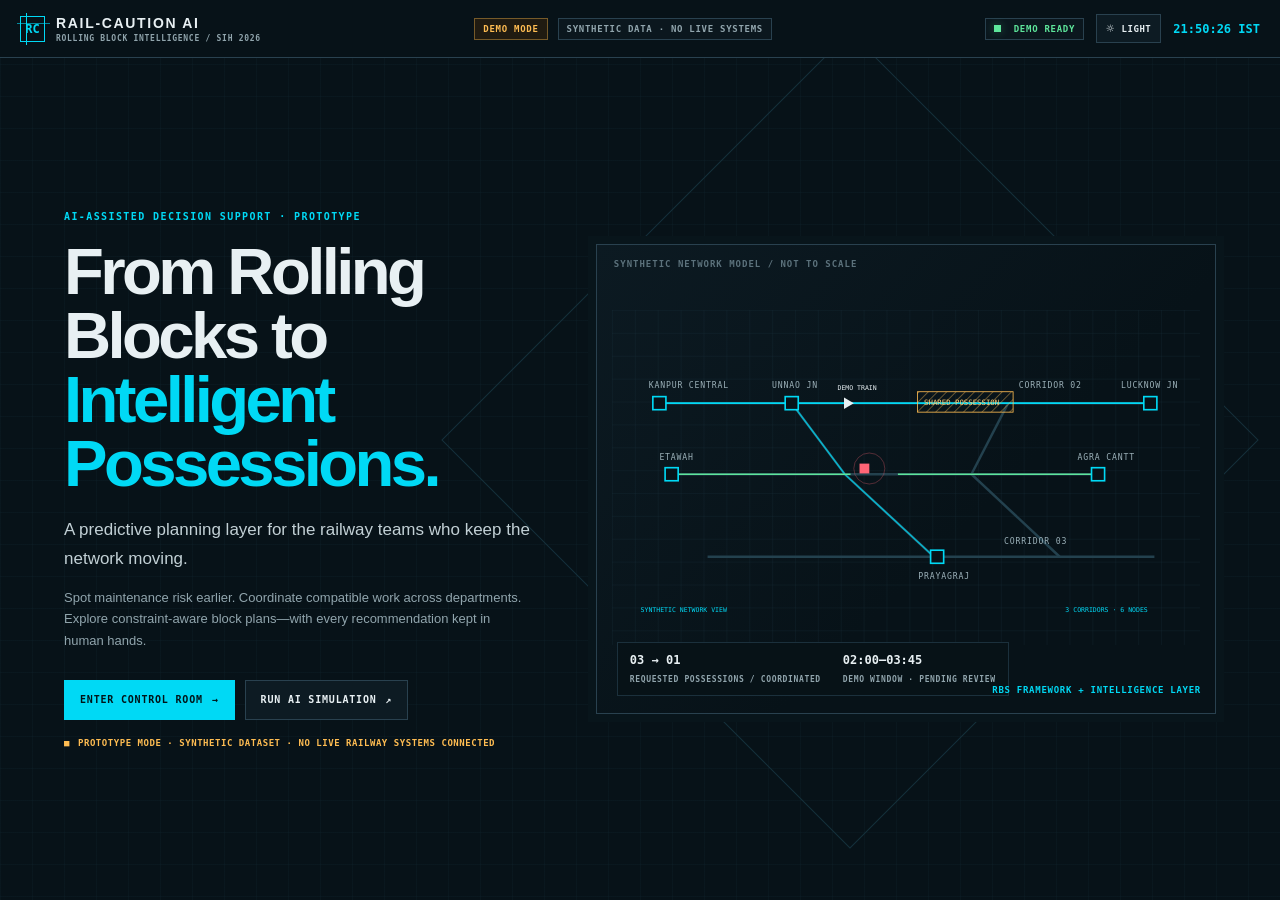
<file: CodeAlpha_PersonalPortfolio/demos/rail-caution-ai.html>
<!doctype html>
<html lang="en">
<head>
  <meta charset="utf-8">
  <meta name="viewport" content="width=device-width, initial-scale=1">
  <meta name="theme-color" content="#071218">
  <meta name="description" content="RAIL-CAUTION AI — synthetic prototype for explainable, human-approved rolling block planning.">
  <title>RAIL-CAUTION AI — Rolling Block Intelligence</title>
  <style>
    :root{color-scheme:dark;--bg:#071218;--panel:#0d1b23;--panel2:#101f28;--panel3:#142630;--line:#1b303c;--line2:#29414f;--ink:#e8f0f3;--muted:#91a5ad;--dim:#5c727c;--cyan:#00d9f5;--green:#5ee69b;--amber:#ffbd52;--red:#ff6576;--violet:#b8a0ff;--mono:"IBM Plex Mono","SFMono-Regular",Consolas,monospace;--sans:Inter,"Geist","Segoe UI",Arial,sans-serif}
    *{box-sizing:border-box}html,body{margin:0;min-height:100%;background:var(--bg);color:var(--ink);font-family:var(--sans);font-size:13px}body{background-image:linear-gradient(rgba(30,61,77,.12) 1px,transparent 1px),linear-gradient(90deg,rgba(30,61,77,.12) 1px,transparent 1px);background-size:32px 32px}button,input,select{font:inherit}button{color:inherit;cursor:pointer}.mono{font-family:var(--mono);font-variant-numeric:tabular-nums}.micro{font:600 9px/1.4 var(--mono);letter-spacing:.09em;text-transform:uppercase;color:var(--muted)}.eyebrow{font:700 10px/1.4 var(--mono);letter-spacing:.14em;text-transform:uppercase;color:var(--cyan)}.muted{color:var(--muted)}.cyan{color:var(--cyan)}.green{color:var(--green)}.amber{color:var(--amber)}.red{color:var(--red)}
    .mast{height:58px;position:sticky;top:0;z-index:20;background:#071218;border-bottom:1px solid var(--line2);display:flex;align-items:center;justify-content:space-between;padding:0 20px;gap:14px}.brand{display:flex;gap:11px;align-items:center;min-width:235px}.brand-mark{width:25px;height:26px;display:grid;place-items:center;border:1px solid var(--cyan);color:var(--cyan);font:700 12px var(--mono);position:relative}.brand-mark:before,.brand-mark:after{content:"";position:absolute;background:var(--cyan)}.brand-mark:before{width:1px;height:32px;left:5px;top:-4px}.brand-mark:after{height:1px;width:33px;top:6px;left:-4px;opacity:.6}.brand-name{font-size:14px;letter-spacing:.12em;font-weight:750;white-space:nowrap}.brand-sub{font:600 8px var(--mono);letter-spacing:.09em;color:var(--muted);margin-top:3px}.mast-center{display:flex;align-items:center;gap:10px}.status-dot{width:7px;height:7px;background:var(--green);display:inline-block;box-shadow:0 0 10px #5ee69b55}.pill{border:1px solid var(--line2);background:#0b171e;padding:5px 8px;font:600 9px var(--mono);letter-spacing:.08em;text-transform:uppercase;color:var(--muted);white-space:nowrap}.pill.demo{color:var(--amber);border-color:#765a29;background:#201b11}.pill.online{color:var(--green)}.mast-right{display:flex;align-items:center;gap:12px}.clock{color:var(--cyan);font:600 12px var(--mono);white-space:nowrap}
    .welcome{min-height:calc(100vh - 58px);max-width:1500px;margin:auto;padding:clamp(24px,5vw,70px);display:grid;grid-template-columns:minmax(360px,.86fr) minmax(500px,1.14fr);align-items:center;gap:5vw;position:relative;overflow:hidden}.welcome:before{content:"";position:absolute;width:45vw;height:45vw;max-width:720px;max-height:720px;border:1px solid #15303b;right:11%;top:11%;transform:rotate(45deg);pointer-events:none}.welcome-copy{position:relative;z-index:1}.welcome h1{font-size:clamp(40px,5.1vw,76px);line-height:.98;letter-spacing:-.055em;margin:16px 0 20px;max-width:680px}.welcome h1 span{color:var(--cyan)}.welcome-lead{font-size:17px;line-height:1.7;color:#c2d0d5;max-width:530px}.welcome p{max-width:510px;line-height:1.65;color:var(--muted)}.welcome-actions{display:flex;gap:10px;margin:29px 0 18px;flex-wrap:wrap}.btn{border:1px solid var(--line2);background:var(--panel);padding:11px 15px;min-height:40px;font:700 10px var(--mono);letter-spacing:.08em;text-transform:uppercase;display:inline-flex;align-items:center;justify-content:center;gap:9px;transition:background .16s,border-color .16s,color .16s}.btn:hover{border-color:var(--cyan);color:var(--cyan)}.btn.primary{color:#001519;background:var(--cyan);border-color:var(--cyan)}.btn.primary:hover{background:#baf8ff}.btn.approve{color:#04150d;background:var(--green);border-color:var(--green)}.btn.danger{border-color:#743541;color:var(--red);background:#1a1117}.btn.small{padding:7px 9px;min-height:30px;font-size:9px}.welcome-foot{display:flex;gap:8px;align-items:center;color:var(--amber);font:600 9px var(--mono);letter-spacing:.06em;text-transform:uppercase}.hero-twin{position:relative;min-height:470px;border:1px solid var(--line2);background:linear-gradient(135deg,#0c1a22,#071218 60%);padding:15px;box-shadow:0 0 0 8px #08151b}.hero-twin:before{content:"SYNTHETIC NETWORK MODEL  /  NOT TO SCALE";position:absolute;top:14px;left:17px;font:600 9px var(--mono);letter-spacing:.11em;color:var(--dim)}.hero-twin svg{width:100%;height:100%;min-height:435px}.hero-caption{position:absolute;left:20px;bottom:17px;display:flex;gap:22px;background:#071218e8;padding:10px 12px;border:1px solid var(--line)}.hero-caption strong{display:block;font:700 12px var(--mono);margin-bottom:3px}.hero-caption span{font:600 8px var(--mono);letter-spacing:.08em;color:var(--muted)}.hero-stamp{position:absolute;right:14px;bottom:18px;font:600 9px var(--mono);color:var(--cyan);letter-spacing:.08em}
    .app{display:none;min-height:calc(100vh - 58px)}.app-layout{display:grid;grid-template-columns:176px minmax(0,1fr);min-height:calc(100vh - 58px)}.sidebar{background:#08141b;border-right:1px solid var(--line);padding:12px 9px;display:flex;flex-direction:column;gap:3px}.nav-label{padding:9px 9px 5px;color:var(--dim);font:600 8px var(--mono);letter-spacing:.13em}.nav-item{border:0;border-left:2px solid transparent;background:transparent;color:var(--muted);text-align:left;padding:9px 9px;display:flex;align-items:center;gap:10px;font:600 10px var(--mono);letter-spacing:.045em;text-transform:uppercase}.nav-item:hover{color:var(--ink);background:#10212a}.nav-item.active{border-left-color:var(--cyan);background:#102a34;color:var(--cyan)}.nav-icon{width:17px;text-align:center;font-size:15px}.side-bottom{margin-top:auto;border-top:1px solid var(--line);padding:13px 8px 4px;color:var(--dim);font:9px/1.7 var(--mono)}.workspace{min-width:0;padding:15px 18px 30px;max-width:1800px;width:100%;margin:0 auto}.system-line{min-height:34px;display:flex;align-items:center;justify-content:space-between;gap:12px;border:1px solid var(--line);background:#09161d;padding:7px 10px;margin-bottom:14px;flex-wrap:wrap}.system-line .explainer{font:600 9px var(--mono);color:#b8c7cc;letter-spacing:.02em}.system-line .explainer b{color:var(--cyan)}.page-head{display:flex;justify-content:space-between;align-items:end;gap:15px;margin:7px 0 13px}.page-head h2{font-size:23px;letter-spacing:-.03em;margin:4px 0 0}.page-head p{margin:5px 0 0;color:var(--muted);font-size:11px}.page-actions{display:flex;gap:7px;align-items:center}.panel{background:var(--panel);border:1px solid var(--line);min-width:0}.panel-head{min-height:39px;border-bottom:1px solid var(--line);display:flex;justify-content:space-between;align-items:center;padding:0 11px;gap:10px}.panel-title{font:700 10px var(--mono);letter-spacing:.09em;text-transform:uppercase}.panel-body{padding:12px}.panel-sub{font:600 8px var(--mono);color:var(--muted);letter-spacing:.07em}.section-kicker{font:700 9px var(--mono);letter-spacing:.12em;text-transform:uppercase;color:var(--muted);margin:0 0 9px}
    .storyline{display:grid;grid-template-columns:1.15fr 28px 1.1fr 28px 1.2fr 28px .8fr;align-items:center;background:#09161d;border:1px solid var(--line);padding:10px 12px;margin-bottom:13px;gap:7px}.story-node{display:flex;align-items:center;gap:8px;min-width:0}.story-icon{width:20px;height:20px;border:1px solid var(--line2);display:grid;place-items:center;color:var(--muted);font:10px var(--mono);flex:0 0 auto}.story-node:nth-of-type(3) .story-icon{color:var(--cyan);border-color:#176b7b}.story-node:nth-of-type(5) .story-icon{color:var(--amber);border-color:#765a29}.story-name{font:700 9px var(--mono);letter-spacing:.06em;text-transform:uppercase}.story-detail{font-size:9px;color:var(--muted);margin-top:2px}.story-arrow{text-align:center;color:var(--dim);font-size:16px}.command-grid{display:grid;grid-template-columns:minmax(275px,.95fr) minmax(390px,1.3fr) minmax(255px,.8fr);gap:9px;align-items:stretch}.network-panel,.timeline-panel,.decision-panel{min-height:361px}.network-svg{width:100%;height:212px;display:block;background:linear-gradient(180deg,#08141a,#09171e)}.network-info{display:grid;grid-template-columns:repeat(3,1fr);border-top:1px solid var(--line)}.network-info div{padding:9px 7px;border-right:1px solid var(--line)}.network-info div:last-child{border:0}.network-info strong{display:block;font:700 14px var(--mono);margin-top:3px}.route-chain{padding:9px 11px;font:600 9px var(--mono);color:#b9cbd0;letter-spacing:.035em;border-top:1px solid var(--line)}
    .timeline-wrap{padding:0 10px 10px;overflow:auto}.timeline{min-width:475px}.time-axis{display:grid;grid-template-columns:94px repeat(6,1fr);height:31px;align-items:center;border-bottom:1px solid var(--line2);color:var(--muted);font:600 9px var(--mono)}.time-axis span:not(:first-child){border-left:1px solid var(--line);height:100%;display:flex;align-items:center;padding-left:6px}.time-row{height:48px;display:grid;grid-template-columns:94px 1fr;border-bottom:1px solid #1a2b35;align-items:center}.time-lane{position:relative;height:100%;background:repeating-linear-gradient(90deg,transparent 0,transparent calc(20% - 1px),#203541 calc(20% - 1px),#203541 20%)}.lane-name{font:700 8px var(--mono);color:#a7bac0;letter-spacing:.04em;text-transform:uppercase;padding-right:8px}.job{position:absolute;height:23px;top:12px;padding:4px 5px;overflow:hidden;white-space:nowrap;font:700 8px var(--mono);color:#071218;z-index:1}.job.track{background:#b68f49;left:34%;width:25%}.job.signal{background:#da6b72;left:34%;width:17%}.job.trd{background:#4c9baa;left:34%;width:13%}.merge-band{position:absolute;left:33%;width:31%;height:35px;top:6px;border:1px solid var(--green);background:#133f30a6;z-index:3;display:flex;align-items:center;justify-content:center;color:#adffd0;font:700 8px var(--mono);letter-spacing:.035em;text-align:center;box-shadow:inset 0 0 15px #5ee69b13}.merge-tag{display:inline-flex;align-items:center;gap:5px;background:#0a2119;border:1px solid #326d4d;padding:5px 7px;margin:9px 0 0;color:var(--green);font:700 9px var(--mono);letter-spacing:.045em}.timeline-note{font-size:9px;color:var(--muted);margin:6px 0 0;line-height:1.5}
    .risk-big{display:flex;align-items:end;justify-content:space-between;padding:11px;border-bottom:1px solid var(--line)}.risk-big strong{font:700 32px/1 var(--mono);color:var(--red)}.risk-big small{font:600 8px var(--mono);letter-spacing:.1em;color:var(--muted);display:block;margin-bottom:6px}.risk-track{width:78px;height:4px;background:#26313a;margin-top:6px}.risk-track i{display:block;background:var(--red);width:87%;height:100%}.decision-rows{padding:2px 11px}.decision-row{padding:8px 0;border-bottom:1px solid var(--line);display:flex;justify-content:space-between;gap:12px;font-size:10px}.decision-row:last-child{border:0}.decision-row span:first-child{color:var(--muted)}.decision-row b{font:600 9px var(--mono);text-align:right}.decision-callout{border-left:2px solid var(--cyan);margin:0 11px 11px;padding:8px 10px;background:#0b2028;color:#cfdee2;font-size:10px;line-height:1.5}.decision-actions{display:flex;gap:6px;padding:0 11px 11px}.decision-actions .btn{flex:1}.model-strip{display:grid;grid-template-columns:1.05fr 1.05fr 1.4fr;gap:9px;margin-top:9px}.model{padding:11px 12px;position:relative}.model:before{content:"";position:absolute;left:0;top:0;bottom:0;width:2px;background:var(--cyan)}.model.greenline:before{background:var(--green)}.model.amberline:before{background:var(--amber)}.model h3{font:700 9px var(--mono);letter-spacing:.08em;margin:0 0 9px;text-transform:uppercase}.model .model-value{font:700 17px var(--mono)}.model p{font-size:9px;color:var(--muted);margin:6px 0 0;line-height:1.5}.tag-demo{font:600 8px var(--mono);color:var(--amber);border:1px solid #66502b;padding:3px 5px;letter-spacing:.06em}
    .feed{margin-top:9px}.feed-items{display:grid;grid-template-columns:repeat(3,1fr)}.feed-item{padding:10px;border-right:1px solid var(--line);font-size:9px;line-height:1.5;color:#b7c7cc}.feed-item:last-child{border:0}.feed-time{font:600 8px var(--mono);color:var(--dim);margin-bottom:4px}.badge{display:inline-flex;align-items:center;border:1px solid var(--line2);padding:3px 5px;font:600 8px var(--mono);letter-spacing:.045em;text-transform:uppercase;white-space:nowrap}.badge.cyan-b{color:var(--cyan);border-color:#236170;background:#0b222a}.badge.green-b{color:var(--green);border-color:#32694d;background:#0d2119}.badge.amber-b{color:var(--amber);border-color:#725b2e;background:#201b12}.badge.red-b{color:var(--red);border-color:#703640;background:#211319}
    .table-wrap{overflow:auto}.data-table{width:100%;border-collapse:collapse;min-width:850px}.data-table th{text-align:left;background:#09161d;color:var(--muted);font:600 8px var(--mono);letter-spacing:.08em;text-transform:uppercase;padding:10px 9px;border-bottom:1px solid var(--line2);white-space:nowrap}.data-table td{padding:10px 9px;border-bottom:1px solid var(--line);font-size:10px;white-space:nowrap}.data-table tr:hover td{background:#10222b}.data-table tr{cursor:pointer}.data-table td:first-child{font-family:var(--mono);color:var(--cyan)}.filters{display:flex;gap:7px;align-items:center;flex-wrap:wrap}.input{background:#071218;border:1px solid var(--line2);color:var(--ink);padding:8px 9px;outline:0}.input:focus{border-color:var(--cyan)}.input::placeholder{color:var(--dim)}select.input{font-size:10px}.split-grid{display:grid;grid-template-columns:minmax(0,1.6fr) minmax(270px,.8fr);gap:9px}.plan-layout{display:grid;grid-template-columns:minmax(190px,.72fr) minmax(400px,1.5fr) minmax(220px,.8fr);gap:9px}.request-pick{padding:0}.request-choice{padding:11px;border-bottom:1px solid var(--line);display:flex;gap:8px;cursor:pointer}.request-choice:last-child{border-bottom:0}.request-choice input{accent-color:var(--cyan)}.request-choice strong{display:block;font:700 9px var(--mono);color:var(--cyan)}.request-choice span{display:block;color:var(--muted);font-size:9px;margin-top:3px}.constraint{display:flex;justify-content:space-between;gap:8px;padding:9px;border-bottom:1px solid var(--line);font-size:9px}.constraint:last-child{border-bottom:0}.execution{padding:12px}.exec-step{display:flex;gap:10px;align-items:center;padding:8px 0;border-bottom:1px solid var(--line);font:600 9px var(--mono);color:var(--muted)}.exec-step:last-child{border:0}.step-mark{width:15px;height:15px;display:grid;place-items:center;border:1px solid var(--line2);color:var(--dim);font-size:8px}.exec-step.done{color:var(--ink)}.exec-step.done .step-mark{color:var(--green);border-color:var(--green)}.exec-step.running{color:var(--cyan)}.exec-step.running .step-mark{border-color:var(--cyan);animation:pulse 1s infinite}.recommendation{border:1px solid #347551;background:#0c2019;padding:12px;display:flex;justify-content:space-between;align-items:center;gap:10px}.recommendation strong{font:700 13px var(--mono);color:var(--green);display:block}.recommendation p{font-size:9px;line-height:1.5;color:#afc9bc;margin:5px 0 0}.trace{display:flex;align-items:stretch;gap:5px;overflow:auto;padding:12px}.trace-node{flex:1;min-width:100px;border:1px solid var(--line2);padding:10px;background:#0a171e;position:relative}.trace-node:after{content:"→";position:absolute;right:-9px;top:15px;color:var(--dim);z-index:1}.trace-node:last-child:after{display:none}.trace-node b{font:700 8px var(--mono);color:var(--cyan);text-transform:uppercase;letter-spacing:.07em}.trace-node div{font:9px/1.45 var(--mono);color:var(--muted);margin-top:8px}.trace-node.final b{color:var(--green)}
    .asset-landscape{height:300px;position:relative;overflow:hidden;background:radial-gradient(ellipse at center,#11242d 0,#09161d 70%);border:1px solid var(--line)}.asset-landscape svg{position:absolute;inset:0;width:100%;height:100%}.asset-node{position:absolute;transform:translate(-50%,-50%);width:100px;text-align:center;cursor:pointer;z-index:2}.asset-node .node-dot{width:16px;height:16px;margin:0 auto 5px;border:2px solid var(--red);background:#371c25;box-shadow:0 0 14px #ff657644}.asset-node.amber-node .node-dot{border-color:var(--amber);background:#382d19;box-shadow:0 0 14px #ffbd5244}.asset-node.green-node .node-dot{border-color:var(--green);background:#173625;box-shadow:0 0 14px #5ee69b44}.asset-node b{font:700 8px var(--mono);display:block}.asset-node small{font:8px var(--mono);color:var(--muted)}.asset-detail{padding:14px}.asset-detail .metric-line{display:flex;justify-content:space-between;padding:9px 0;border-bottom:1px solid var(--line);font-size:10px}.slider-row{display:grid;grid-template-columns:180px minmax(100px,1fr) 60px;gap:15px;align-items:center;padding:14px 0;border-bottom:1px solid var(--line)}.slider-row label{font:600 9px var(--mono);letter-spacing:.05em;text-transform:uppercase}.slider-row input[type=range]{width:100%;accent-color:var(--cyan)}.slider-value{text-align:right;font:700 11px var(--mono);color:var(--cyan)}.toggle-line{display:flex;justify-content:space-between;align-items:center;padding:11px 0;border-bottom:1px solid var(--line);font-size:10px}.toggle-line input{accent-color:var(--cyan);width:16px;height:16px}.sim-output{padding:15px;border:1px solid var(--line2);background:#09161d;min-height:170px}.sim-metrics{display:grid;grid-template-columns:repeat(3,1fr);gap:1px;background:var(--line);border:1px solid var(--line);margin-top:11px}.sim-metric{background:#0b1920;padding:12px}.sim-metric strong{display:block;font:700 18px var(--mono);margin-top:5px}.chart-bars{display:flex;align-items:end;gap:8px;height:190px;padding:16px 8px;border-bottom:1px solid var(--line2)}.chart-col{flex:1;display:flex;flex-direction:column;justify-content:end;height:100%;align-items:center;gap:6px}.chart-col i{width:65%;min-width:14px;max-width:45px;background:var(--cyan);display:block;opacity:.72}.chart-col small{font:8px var(--mono);color:var(--muted);white-space:nowrap}.chart-col b{font:8px var(--mono);color:var(--ink)}.stat-band{display:grid;grid-template-columns:repeat(4,1fr);border:1px solid var(--line);background:var(--line);gap:1px}.stat-cell{background:var(--panel);padding:13px}.stat-cell strong{display:block;font:700 20px var(--mono);margin-top:5px}.stat-cell span{color:var(--muted);font-size:9px}.drawer-scrim{display:none;position:fixed;inset:0;background:#02090dbb;z-index:40}.drawer{position:fixed;right:0;top:0;bottom:0;width:min(440px,94vw);background:#09161d;border-left:1px solid var(--line2);z-index:41;transform:translateX(102%);transition:transform .22s;overflow:auto}.drawer.open{transform:translateX(0)}.drawer-scrim.open{display:block}.drawer-head{height:58px;position:sticky;top:0;background:#09161d;border-bottom:1px solid var(--line);display:flex;align-items:center;justify-content:space-between;padding:0 15px;z-index:2}.drawer-body{padding:15px}.drawer-close{border:1px solid var(--line2);background:transparent;padding:5px 8px}.toast{position:fixed;left:50%;bottom:20px;transform:translate(-50%,20px);opacity:0;z-index:60;padding:12px 16px;background:#10261b;border:1px solid var(--green);color:var(--green);font:700 10px var(--mono);transition:.22s;pointer-events:none}.toast.show{opacity:1;transform:translate(-50%,0)}
    @keyframes train{from{transform:translateX(0)}to{transform:translateX(170px)}}@keyframes pulse{50%{opacity:.35}}@keyframes blink{50%{opacity:.35}}.train-marker{animation:train 8s linear infinite alternate}.signal-blink{animation:blink 1.1s steps(2,end) infinite}.running .trace-node{animation:pulse 1s infinite}
    body[data-theme="light"]{color-scheme:light;--bg:#edf3f2;--panel:#f8fbfa;--panel2:#edf4f4;--panel3:#e3eded;--line:#d2dfe1;--line2:#afc1c6;--ink:#152a32;--muted:#546b74;--dim:#71868e;--cyan:#007d91;--green:#167b49;--amber:#94600d;--red:#bb3347;--violet:#7656a8;background-color:var(--bg);background-image:linear-gradient(rgba(35,79,91,.065) 1px,transparent 1px),linear-gradient(90deg,rgba(35,79,91,.065) 1px,transparent 1px)}
    body[data-theme="light"] .mast{background:#f8fbfa;border-color:var(--line2)}body[data-theme="light"] .brand-mark{border-color:var(--cyan);color:var(--cyan)}body[data-theme="light"] .brand-mark:before,body[data-theme="light"] .brand-mark:after{background:var(--cyan)}body[data-theme="light"] .brand-sub{color:var(--muted)}body[data-theme="light"] .pill{background:#eef4f3;border-color:var(--line2);color:var(--muted)}body[data-theme="light"] .pill.demo{color:#82530a;background:#fff4dc;border-color:#d8bd84}body[data-theme="light"] .pill.online{color:#167b49}
    body[data-theme="light"] .welcome:before{border-color:#ccdcdf}body[data-theme="light"] .welcome-lead{color:#314b55}body[data-theme="light"] .welcome p{color:var(--muted)}body[data-theme="light"] .hero-twin{background:linear-gradient(135deg,#f8fbfa,#e8f0ef 60%);box-shadow:0 0 0 8px #e5eeed}body[data-theme="light"] .hero-twin:before{color:#627980}body[data-theme="light"] .hero-caption{background:#f7fbfaed;border-color:var(--line2)}body[data-theme="light"] .hero-caption span{color:var(--muted)}body[data-theme="light"] .hero-stamp{color:var(--cyan)}
    body[data-theme="light"] .sidebar{background:#e7efee;border-color:var(--line)}body[data-theme="light"] .nav-item{color:#536970}body[data-theme="light"] .nav-item:hover{background:#dce8e8;color:#182d35}body[data-theme="light"] .nav-item.active{background:#d9eff0;color:#006b7c;border-left-color:#007d91}body[data-theme="light"] .nav-label{color:#74888e}body[data-theme="light"] .side-bottom{border-color:var(--line);color:#687d84}
    body[data-theme="light"] .system-line,body[data-theme="light"] .storyline{background:#f6faf9;border-color:var(--line)}body[data-theme="light"] .system-line .explainer{color:#415961}body[data-theme="light"] .story-icon{border-color:var(--line2);color:var(--muted)}body[data-theme="light"] .story-detail{color:var(--muted)}body[data-theme="light"] .panel{background:var(--panel);border-color:var(--line)}body[data-theme="light"] .panel-head{border-color:var(--line)}body[data-theme="light"] .network-svg{background:linear-gradient(180deg,#e9f1f0,#edf4f3)}body[data-theme="light"] .route-chain{color:#3f5962;border-color:var(--line)}body[data-theme="light"] .network-info{border-color:var(--line)}body[data-theme="light"] .network-info div{border-color:var(--line)}body[data-theme="light"] .time-axis{border-color:var(--line2)}body[data-theme="light"] .time-axis span:not(:first-child){border-color:var(--line)}body[data-theme="light"] .time-row{border-color:var(--line)}body[data-theme="light"] .time-lane{background:repeating-linear-gradient(90deg,transparent 0,transparent calc(20% - 1px),#d6e2e3 calc(20% - 1px),#d6e2e3 20%)}body[data-theme="light"] .merge-band{background:#dbf1e4;border-color:#34845b;color:#145b37}body[data-theme="light"] .merge-tag{background:#eaf6ed;border-color:#8eb99e;color:#17683e}body[data-theme="light"] .timeline-note{color:var(--muted)}
    body[data-theme="light"] .decision-rows .decision-row,body[data-theme="light"] .decision-row,body[data-theme="light"] .metric-line{border-color:var(--line)}body[data-theme="light"] .decision-callout{background:#e9f4f4;color:#2b444c;border-color:var(--cyan)}body[data-theme="light"] .risk-track{background:#d9e1e2}body[data-theme="light"] .model:before{opacity:.9}body[data-theme="light"] .feed-item{color:#435b63;border-color:var(--line)}body[data-theme="light"] .feed-time{color:var(--dim)}body[data-theme="light"] .data-table th{background:#eaf1f0;color:#536a72;border-color:var(--line2)}body[data-theme="light"] .data-table td{border-color:var(--line)}body[data-theme="light"] .data-table tr:hover td{background:#eaf3f2}body[data-theme="light"] .input{background:#fff;border-color:var(--line2);color:var(--ink)}body[data-theme="light"] .input::placeholder{color:#809399}
    body[data-theme="light"] .recommendation{background:#eaf6ee;border-color:#91bba0}body[data-theme="light"] .recommendation p{color:#3f6150}body[data-theme="light"] .constraint,body[data-theme="light"] .exec-step{border-color:var(--line);color:var(--muted)}body[data-theme="light"] .step-mark{border-color:var(--line2)}body[data-theme="light"] .trace-node{background:#f4f8f7;border-color:var(--line2)}body[data-theme="light"] .trace-node div{color:var(--muted)}body[data-theme="light"] .asset-landscape{background:radial-gradient(ellipse at center,#f4f9f8 0,#eaf1f0 70%);border-color:var(--line)}body[data-theme="light"] .asset-landscape svg g{stroke:#b8cbd0}body[data-theme="light"] .asset-node b{color:#213941}body[data-theme="light"] .asset-node small{color:#586e76}body[data-theme="light"] .sim-output{background:#f2f7f6;border-color:var(--line2)}body[data-theme="light"] .sim-metric{background:#f8fbfa}body[data-theme="light"] .sim-metrics{border-color:var(--line);background:var(--line)}body[data-theme="light"] .chart-col small{color:var(--muted)}body[data-theme="light"] .stat-cell{background:var(--panel)}body[data-theme="light"] .drawer-scrim{background:#20343b55}body[data-theme="light"] .drawer,body[data-theme="light"] .drawer-head{background:#f6faf9;border-color:var(--line2)}body[data-theme="light"] .drawer-close{border-color:var(--line2);background:#edf4f3;color:var(--ink)}body[data-theme="light"] .toast{background:#eaf6ee;border-color:#68a77e;color:#17683e}
    .theme-toggle{border:1px solid var(--line2);background:var(--panel);color:var(--ink);padding:6px 9px;display:flex;align-items:center;gap:7px;font:700 9px var(--mono);letter-spacing:.06em;white-space:nowrap}.theme-toggle:hover{border-color:var(--cyan);color:var(--cyan)}.theme-toggle .theme-icon{font-size:13px}
    @media(max-width:1200px){.command-grid{grid-template-columns:1fr 1.3fr}.decision-panel{grid-column:1/-1;min-height:0}.decision-panel .decision-inner{display:grid;grid-template-columns:1fr 1fr}.decision-panel .decision-callout{align-self:center}.plan-layout{grid-template-columns:220px minmax(350px,1fr)}.plan-layout>.constraints-panel{grid-column:1/-1}.welcome{grid-template-columns:1fr 1fr}.hero-twin{min-height:410px}.hero-twin svg{min-height:375px}}
    @media(max-width:820px){.mast{padding:0 11px;height:54px}.brand{min-width:0}.brand-sub,.mast-center .pill:not(.demo),.mast-right .clock{display:none}.mast-right{gap:6px}.app-layout{grid-template-columns:58px minmax(0,1fr)}.sidebar{padding:8px 4px}.nav-item{justify-content:center;padding:10px 3px}.nav-item .nav-text,.nav-label,.side-bottom{display:none}.nav-icon{font-size:16px}.workspace{padding:11px 10px 24px}.welcome{min-height:calc(100vh - 54px);grid-template-columns:1fr;padding:34px 20px;gap:26px}.welcome h1{font-size:48px}.hero-twin{min-height:320px}.hero-twin svg{min-height:280px}.storyline{grid-template-columns:1fr 16px 1fr;row-gap:8px}.storyline .story-node:nth-of-type(5){grid-column:1}.storyline .story-arrow:nth-of-type(6){display:none}.storyline .story-node:nth-of-type(7){grid-column:3}.command-grid{grid-template-columns:1fr}.network-panel,.timeline-panel{min-height:0}.decision-panel{grid-column:auto}.decision-panel .decision-inner{display:block}.model-strip{grid-template-columns:1fr 1fr}.model:last-child{grid-column:1/-1}.split-grid{grid-template-columns:1fr}.plan-layout{grid-template-columns:1fr}.plan-layout>.constraints-panel{grid-column:auto}.feed-items{grid-template-columns:1fr}.feed-item{border-right:0;border-bottom:1px solid var(--line)}.feed-item:last-child{border-bottom:0}.stat-band{grid-template-columns:1fr 1fr}.page-head{align-items:start;flex-direction:column}.page-actions{flex-wrap:wrap}.slider-row{grid-template-columns:1fr 56px;gap:8px}.slider-row label{grid-column:1/-1}.sim-metrics{grid-template-columns:1fr 1fr}.mast .brand-name{font-size:12px}}
  </style>
</head>
<body>
  <header class="mast">
    <div class="brand"><div class="brand-mark">RC</div><div><div class="brand-name">RAIL-CAUTION AI</div><div class="brand-sub">ROLLING BLOCK INTELLIGENCE / SIH 2026</div></div></div>
    <div class="mast-center"><span class="pill demo">DEMO MODE</span><span class="pill">SYNTHETIC DATA · NO LIVE SYSTEMS</span></div>
    <div class="mast-right"><span class="pill online"><i class="status-dot"></i>&nbsp; DEMO READY</span><button class="theme-toggle" data-action="toggle-theme" id="theme-toggle" aria-label="Switch to light mode" title="Switch to light mode"><span class="theme-icon" id="theme-icon">☼</span><span id="theme-label">LIGHT</span></button><span class="clock mono" id="clock">--:--:-- IST</span></div>
  </header>
  <section class="welcome" id="welcome">
    <div class="welcome-copy">
      <div class="eyebrow">AI-ASSISTED DECISION SUPPORT · PROTOTYPE</div>
      <h1>From Rolling Blocks to <span>Intelligent Possessions.</span></h1>
      <div class="welcome-lead">A predictive planning layer for the railway teams who keep the network moving.</div>
      <p>Spot maintenance risk earlier. Coordinate compatible work across departments. Explore constraint-aware block plans—with every recommendation kept in human hands.</p>
      <div class="welcome-actions"><button class="btn primary" data-action="enter">Enter control room <span>→</span></button><button class="btn" data-action="simulate">Run AI simulation <span>↗</span></button></div>
      <div class="welcome-foot"><span>■</span> Prototype mode · Synthetic dataset · No live railway systems connected</div>
    </div>
    <div class="hero-twin">
      <svg viewBox="0 0 720 410" role="img" aria-label="Abstract synthetic railway network with three connected corridors">
        <defs><pattern id="grid" width="28" height="28" patternUnits="userSpaceOnUse"><path d="M28 0H0V28" fill="none" stroke="#17303b" stroke-width=".6"/></pattern><pattern id="hatch" width="8" height="8" patternTransform="rotate(45)" patternUnits="userSpaceOnUse"><path d="M0 0V8" stroke="#ffbd52" stroke-width="2" opacity=".45"/></pattern></defs>
        <rect width="720" height="410" fill="url(#grid)"/>
        <g fill="none" stroke="#23414e" stroke-width="3"><path d="M58 114H659"/><path d="M73 201H595"/><path d="M117 302H664"/><path d="M220 114L285 201L394 302"/><path d="M485 114L440 201L548 302"/></g>
        <g fill="none" stroke="#00d9f5" stroke-width="2"><path d="M58 114H659"/><path d="M220 114L285 201L394 302" opacity=".75"/></g>
        <g stroke="#5ee69b" stroke-width="2" fill="none"><path d="M73 201H292"/><path d="M350 201H595"/></g>
        <g fill="#071218" stroke="#00d9f5" stroke-width="2"><rect x="50" y="106" width="16" height="16"/><rect x="212" y="106" width="16" height="16"/><rect x="390" y="294" width="16" height="16"/><rect x="651" y="106" width="16" height="16"/><rect x="65" y="193" width="16" height="16"/><rect x="587" y="193" width="16" height="16"/></g>
        <g fill="#9bb0b8" font-family="monospace" font-size="10" letter-spacing="1"><text x="45" y="95">KANPUR CENTRAL</text><text x="196" y="95">UNNAO JN</text><text x="375" y="329">PRAYAGRAJ</text><text x="623" y="95">LUCKNOW JN</text><text x="58" y="184">ETAWAH</text><text x="570" y="184">AGRA CANTT</text><text x="498" y="95">CORRIDOR 02</text><text x="480" y="286">CORRIDOR 03</text></g>
        <g><rect x="303" y="188" width="12" height="12" fill="#ff6576" class="signal-blink"/><circle cx="315" cy="194" r="19" fill="none" stroke="#ff6576" stroke-opacity=".38"/><rect x="374" y="100" width="117" height="25" fill="url(#hatch)" stroke="#ffbd52"/><text x="382" y="116" fill="#ffcf7a" font-family="monospace" font-size="9">SHARED POSSESSION</text></g>
        <g class="train-marker"><path d="M284 107l12 7-12 7z" fill="#e8f0f3"/><text x="276" y="98" fill="#e8f0f3" font-family="monospace" font-size="8">DEMO TRAIN</text></g>
        <g fill="#00d9f5" font-family="monospace" font-size="8"><text x="35" y="370">SYNTHETIC NETWORK VIEW</text><text x="555" y="370">3 CORRIDORS · 6 NODES</text></g>
      </svg>
      <div class="hero-caption"><div><strong>03 → 01</strong><span>REQUESTED POSSESSIONS / COORDINATED</span></div><div><strong>02:00–03:45</strong><span>DEMO WINDOW · PENDING REVIEW</span></div></div>
      <div class="hero-stamp">RBS FRAMEWORK + INTELLIGENCE LAYER</div>
    </div>
  </section>
  <section class="app" id="app">
    <div class="app-layout">
      <aside class="sidebar">
        <div class="nav-label">OPERATIONS</div>
        <button class="nav-item active" data-page="command"><span class="nav-icon">⌘</span><span class="nav-text">Command center</span></button>
        <button class="nav-item" data-page="corridor"><span class="nav-icon">⌁</span><span class="nav-text">Corridor twin</span></button>
        <button class="nav-item" data-page="maintenance"><span class="nav-icon">▤</span><span class="nav-text">Maintenance</span></button>
        <button class="nav-item" data-page="planner"><span class="nav-icon">⊞</span><span class="nav-text">Block planner</span></button>
        <button class="nav-item" data-page="optimization"><span class="nav-icon">⟁</span><span class="nav-text">AI optimization</span></button>
        <div class="nav-label">INTELLIGENCE</div>
        <button class="nav-item" data-page="assets"><span class="nav-icon">◉</span><span class="nav-text">Asset intelligence</span></button>
        <button class="nav-item" data-page="whatif"><span class="nav-icon">↗</span><span class="nav-text">What-if lab</span></button>
        <button class="nav-item" data-page="analytics"><span class="nav-icon">▥</span><span class="nav-text">Analytics</span></button>
        <div class="nav-label">GOVERNANCE</div>
        <button class="nav-item" data-page="approvals"><span class="nav-icon">✓</span><span class="nav-text">Approvals <span class="amber">· 01</span></span></button>
        <button class="nav-item" data-page="system"><span class="nav-icon">◌</span><span class="nav-text">System status</span></button>
        <div class="side-bottom">SIH 2026 · SYNTHETIC<br>INTERFACES SIMULATED<br><span class="cyan">RBS IS THE FRAMEWORK</span></div>
      </aside>
      <main class="workspace" id="workspace"></main>
    </div>
  </section>
  <div class="drawer-scrim" id="scrim" data-action="close-drawer"></div><aside class="drawer" id="drawer"><div class="drawer-head"><div><div class="eyebrow">REQUEST INTELLIGENCE</div><div class="mono" id="drawer-id">MR-2026-0842</div></div><button class="drawer-close" data-action="close-drawer">CLOSE ×</button></div><div class="drawer-body" id="drawer-body"></div></aside>
  <div class="toast" id="toast"></div>
  <script>
    const jobs=[
      {id:'MR-2026-0840',dept:'TRACK',asset:'TAMPER CSM-39',defect:'Track tamping · KM 1034.8',severity:'HIGH',risk:'0.74',duration:90,sla:'DUE TODAY',kind:'TRACK',status:'READY'},
      {id:'MR-2026-0842',dept:'S&T',asset:'SIG/17.0',defect:'Signal failure risk · KM 1034.8',severity:'CRITICAL',risk:'0.87',duration:60,sla:'OVERDUE',kind:'POWER + SIGNAL',status:'REVIEW'},
      {id:'MR-2026-0845',dept:'TRD',asset:'OHE/1048',defect:'Contact wire inspection',severity:'HIGH',risk:'0.68',duration:45,sla:'DUE TODAY',kind:'POWER',status:'READY'},
      {id:'MR-2026-0851',dept:'TRACK',asset:'CURVE/22B',defect:'Geometry variance · KM 1041.2',severity:'MEDIUM',risk:'0.42',duration:75,sla:'IN 3 DAYS',kind:'TRACK',status:'QUEUED'},
      {id:'MR-2026-0856',dept:'S&T',asset:'POINT/56A',defect:'Interlocking inspection',severity:'MEDIUM',risk:'0.36',duration:50,sla:'IN 5 DAYS',kind:'SIGNAL',status:'QUEUED'},
      {id:'MR-2026-0862',dept:'TRD',asset:'OHE/1082',defect:'Insulator condition check',severity:'LOW',risk:'0.21',duration:40,sla:'IN 8 DAYS',kind:'POWER',status:'QUEUED'}
    ];
    const assetData=[
      {id:'SIG/17.0',name:'Signal',risk:87,condition:34,criticality:'INTERLOCK',last:'18 JUN 2026',open:2,possession:'02:00–03:45',x:27,y:33,c:'red'},
      {id:'OHE/1048',name:'OHE asset',risk:68,condition:52,criticality:'HIGH',last:'02 AUG 2026',open:1,possession:'02:00–03:45',x:64,y:27,c:'amber'},
      {id:'TRACK/39',name:'Track section',risk:74,condition:43,criticality:'HIGH',last:'29 JUL 2026',open:3,possession:'02:00–03:45',x:47,y:67,c:'red'},
      {id:'POINT/56A',name:'Point',risk:36,condition:76,criticality:'MEDIUM',last:'12 AUG 2026',open:1,possession:'NOT PLANNED',x:79,y:65,c:'amber'},
      {id:'LC/1038',name:'Level crossing',risk:21,condition:88,criticality:'LOW',last:'03 SEP 2026',open:0,possession:'—',x:18,y:75,c:'green'},
      {id:'CURVE/22B',name:'Curve',risk:42,condition:66,criticality:'MEDIUM',last:'21 JUL 2026',open:1,possession:'PENDING',x:82,y:38,c:'amber'}
    ];
    const pages={command:'Command center',corridor:'Corridor twin',maintenance:'Maintenance request explorer',planner:'Block planner',optimization:'AI optimization',assets:'Asset intelligence',whatif:'What-if lab',analytics:'Operational analytics',approvals:'Human approvals',system:'System status'};
    let currentPage='command',approved=false,rejected=false,modified=false,plannerRun=false,simDone=false,selectedAsset=assetData[0];
    const esc=s=>String(s).replace(/[&<>"']/g,c=>({'&':'&amp;','<':'&lt;','>':'&gt;','"':'&quot;',"'":'&#39;'}[c]));
    function commonHead(desc,actions=''){return `<div class="system-line"><div class="explainer">RBS <b>PLANNING FRAMEWORK</b> · TMS / SMMS / TDMS / BDMS / COA <b>→ RAIL-CAUTION AI ENHANCEMENT LAYER</b></div><span class="badge amber-b">SYNTHETIC DEMO OUTPUT</span></div><div class="page-head"><div><div class="eyebrow">${pages[currentPage].toUpperCase()} / NCR DEMO DIVISION</div><h2>${pages[currentPage]}</h2><p>${desc}</p></div><div class="page-actions">${actions}</div></div>`}
    function storyline(){return `<div class="storyline"><div class="story-node"><i class="story-icon">R</i><div><div class="story-name">Existing framework</div><div class="story-detail">RBS + TMS · SMMS · TDMS · BDMS · COA</div></div></div><div class="story-arrow">→</div><div class="story-node"><i class="story-icon">AI</i><div><div class="story-name">Rail-Caution layer</div><div class="story-detail">Predict risk · estimate duration · bundle work</div></div></div><div class="story-arrow">→</div><div class="story-node"><i class="story-icon">CP</i><div><div class="story-name">Constraint optimizer</div><div class="story-detail">Rules + CP-SAT-compatible planning interface</div></div></div><div class="story-arrow">→</div><div class="story-node"><i class="story-icon">H</i><div><div class="story-name">Planner approval</div><div class="story-detail">Human reviews every recommendation</div></div></div></div>`}
    function networkSvg(){return `<svg class="network-svg" viewBox="0 0 670 230" role="img" aria-label="Synthetic corridor topology"><defs><pattern id="netgrid" width="30" height="30" patternUnits="userSpaceOnUse"><path d="M30 0H0V30" fill="none" stroke="#132b36" stroke-width=".7"/></pattern></defs><rect width="670" height="230" fill="url(#netgrid)"/><g fill="none" stroke="#29414f" stroke-width="3"><path d="M36 62H630"/><path d="M38 118H625"/><path d="M60 182H626"/><path d="M184 62L225 118L267 182"/><path d="M429 62L398 118L472 182"/></g><g fill="none" stroke="#00d9f5" stroke-width="2.4"><path d="M36 62H630"/><path d="M184 62L225 118L267 182"/></g><g fill="none" stroke="#5ee69b" stroke-width="2"><path d="M38 118H215"/><path d="M418 118H625"/></g><g stroke="#00d9f5" fill="#071218" stroke-width="2"><rect x="31" y="56" width="11" height="11"/><rect x="179" y="56" width="11" height="11"/><rect x="261" y="176" width="11" height="11"/><rect x="624" y="56" width="11" height="11"/><rect x="33" y="113" width="11" height="11"/><rect x="620" y="113" width="11" height="11"/></g><g fill="#9aadb5" font-family="monospace" font-size="9"><text x="27" y="48">KANPUR</text><text x="166" y="48">UNNAO</text><text x="246" y="202">PRAYAGRAJ</text><text x="593" y="48">LUCKNOW</text><text x="27" y="108">ETAWAH</text><text x="586" y="108">AGRA</text><text x="480" y="49" fill="#5ee69b">LOWER TRAFFIC</text><text x="320" y="113" fill="#00d9f5">CNB—LKO / UP MAIN</text></g><g><rect x="318" y="54" width="12" height="12" fill="#ff6576"/><circle cx="324" cy="60" r="17" fill="none" stroke="#ff6576" stroke-opacity=".35"/><rect x="281" y="94" width="84" height="24" fill="#211a11" stroke="#ffbd52"/><text x="288" y="110" fill="#ffce78" font-family="monospace" font-size="8">WORK ZONE · 02:00</text></g><g class="train-marker"><path d="M230 54l12 8-12 8z" fill="#eef8fa"/><text x="219" y="48" fill="#c8d9de" font-family="monospace" font-size="8">DEMO 12094</text></g><circle class="signal-blink" cx="402" cy="118" r="4" fill="#ffbd52"/></svg>`}
    function timeline(full=false){const labels=['00:00','01:00','02:00','03:00','04:00','05:00'];const rows=[['TRACK / CIVIL','track','MR-0840 · TAMPING 90M'],['S&T / SIGNAL','signal','MR-0842 · SIG 60M'],['TRD / OHE','trd','MR-0845 · OHE 45M']];return `<div class="timeline-wrap"><div class="timeline"><div class="time-axis"><span>DEPARTMENT</span>${labels.map(x=>`<span>${x}</span>`).join('')}</div>${rows.map(r=>`<div class="time-row"><div class="lane-name">${r[0]}</div><div class="time-lane"><div class="job ${r[1]}">${r[2]}</div><div class="merge-band">COORDINATED POSSESSION · 02:00—03:45</div></div></div>`).join('')}<div class="time-row"><div class="lane-name">TRAIN PATHS</div><div class="time-lane"><span style="position:absolute;left:14%;top:17px;color:#94abb3;font:8px var(--mono)">12094 GOMTI EXP · THROUGH</span><span style="position:absolute;left:69%;top:17px;color:#94abb3;font:8px var(--mono)">12556 GORAKHDHAM · DIVERTABLE</span></div></div></div><div class="merge-tag">✳ &nbsp;3 JOBS BUNDLED INTO 1 COORDINATED POSSESSION</div><p class="timeline-note">01 requested window instead of 03 · 105 min including setup and release allowance. Feasibility remains subject to resource, traffic and power isolation checks.</p></div>`}
    function decisionPanel(){const state=approved?['AUTHORIZED','green-b']:rejected?['REJECTED','red-b']:['PENDING HUMAN REVIEW','amber-b'];return `<section class="panel decision-panel"><div class="panel-head"><div class="panel-title">AI decision panel</div><span class="badge ${state[1]}">${state[0]}</span></div><div class="decision-inner"><div><div class="risk-big"><div><small>PRIORITY REQUEST · MR-2026-0842</small><div class="micro">PREDICTED HIGH-RISK PROBABILITY</div><div class="risk-track"><i></i></div></div><strong>0.87</strong></div><div class="decision-rows"><div class="decision-row"><span>Asset / section</span><b>SIG/17.0 · CNB—LKO</b></div><div class="decision-row"><span>Model duration</span><b>60 MIN · SYNTHETIC</b></div><div class="decision-row"><span>Severity / SLA</span><b class="red">CRITICAL · OVERDUE</b></div><div class="decision-row"><span>Cross-dept work</span><b class="green">TRACK + TRD MATCH</b></div></div></div><div><div class="decision-callout"><div class="micro cyan">WHY THIS BUNDLE</div>Same corridor and possession window; work scopes can be sequenced within one protected occupation. Power isolation and traffic constraints must pass planner review.</div><div class="decision-actions">${approved?'<span class="badge green-b">PLANNER AUTHORIZED · DEMO</span>':rejected?'<span class="badge red-b">RECOMMENDATION DECLINED</span>':`<button class="btn approve small" data-action="approve">Approve</button><button class="btn small" data-action="modify">Modify</button>`}</div></div></div></section>`}
    function renderCommand(){return `${commonHead('Predictive maintenance, compatible work and a single human-reviewed possession.','<span class="badge cyan-b">OPERATIONAL WINDOW · 00:00—06:00 IST</span>')} ${storyline()}<div class="command-grid"><section class="panel network-panel"><div class="panel-head"><div class="panel-title">01 / Corridor intelligence</div><span class="badge cyan-b">SCHEMATIC · NOT TO SCALE</span></div>${networkSvg()}<div class="route-chain">KANPUR → ETAWAH → FIROZABAD → AGRA <span class="cyan">·</span> KANPUR → UNNAO → LUCKNOW</div><div class="network-info"><div><span class="micro">TRAFFIC LOAD</span><strong class="amber">HIGH</strong></div><div><span class="micro">OPEN WORK</span><strong>17</strong></div><div><span class="micro">HIGH-RISK</span><strong class="red">04</strong></div></div></section><section class="panel timeline-panel"><div class="panel-head"><div class="panel-title">02 / Possession time-space</div><span class="badge green-b">MERGE OPPORTUNITY</span></div>${timeline()}</section>${decisionPanel()}</div><div class="model-strip"><section class="panel model"><h3>01 · Risk model / LightGBM interface</h3><div class="model-value red">P(high risk) = 0.87</div><p>Criticality · failure history · traffic exposure · SLA age<br><span class="micro amber">DETERMINISTIC SYNTHETIC DEMO OUTPUT</span></p></section><section class="panel model amberline"><h3>02 · Duration model / LightGBM interface</h3><div class="model-value">60 <span class="muted" style="font-size:10px">MIN · SIGNAL JOB</span></div><p>Reference duration range 45–75 min · request-specific estimate</p></section><section class="panel model greenline"><h3>03 · Constraint optimization / CP-SAT integration point</h3><div class="model-value green">127 <span class="muted" style="font-size:10px">CANDIDATES → 18 FEASIBLE</span></div><p>Rule screening · resource overlaps · train paths · power isolation · Pareto ranking</p></section></div><section class="panel feed"><div class="panel-head"><div class="panel-title">Operations event stream</div><span class="panel-sub">SIMULATED · 5 EVENTS</span></div><div class="feed-items"><div class="feed-item"><div class="feed-time">09:42:11 IST · INPUT INGESTION</div>Maintenance requests reconciled across TMS, SMMS and TDMS demo feeds.</div><div class="feed-item"><div class="feed-time">09:42:14 IST · PREDICTION</div>MR-2026-0842 risk scored <span class="red">0.87</span>; overdue SLA flagged.</div><div class="feed-item"><div class="feed-time">09:42:18 IST · PLANNING</div>Three work scopes bundled. Recommendation staged for authorized planner review.</div></div></section>`}
    function renderCorridor(){return `${commonHead('Inspect synthetic route topology, traffic exposure and maintenance zones.')}<div class="split-grid"><section class="panel"><div class="panel-head"><div class="panel-title">North Central Railway · schematic corridor twin</div><span class="badge cyan-b">SYNTHETIC NETWORK · NOT GEOGRAPHIC</span></div>${networkSvg()}<div class="panel-body"><div class="stat-band"><div class="stat-cell"><span>CORRIDORS IN VIEW</span><strong>03</strong></div><div class="stat-cell"><span>DEMO STATIONS</span><strong>06</strong></div><div class="stat-cell"><span>ACTIVE WORK ZONES</span><strong class="amber">02</strong></div><div class="stat-cell"><span>TRAIN MOVEMENTS</span><strong>12</strong></div></div></div></section><section class="panel"><div class="panel-head"><div class="panel-title">Selected corridor · CNB—LKO</div><span class="badge amber-b">HIGH TRAFFIC</span></div><div class="panel-body"><p class="micro">OPERATIONAL CHAIN</p><p class="mono">KANPUR CENTRAL → UNNAO JN → LUCKNOW JN</p><div class="decision-row"><span>Open maintenance requests</span><b>17</b></div><div class="decision-row"><span>High-risk assets</span><b class="red">04</b></div><div class="decision-row"><span>Traffic exposure</span><b>HIGH · 14 MOVEMENTS/HR</b></div><div class="decision-row"><span>Next possession option</span><b class="green">02:00—03:45</b></div><div class="decision-row"><span>Constraint watch</span><b class="amber">TRAFFIC + POWER ISOLATION</b></div><button class="btn small" style="margin-top:15px" data-page="planner">Open block planner →</button></div></section></div>`}
    function renderMaintenance(){return `${commonHead('Synthetic work orders shaped like planning inputs from track, signal and traction systems.')}<section class="panel"><div class="panel-head"><div class="panel-title">Maintenance requests · 06 shown / 294 in demo plan</div><div class="filters"><input class="input" id="job-search" placeholder="Search request, asset, defect…" style="width:230px"><select class="input" id="dept-filter"><option value="">All departments</option><option>TRACK</option><option>S&T</option><option>TRD</option></select><select class="input" id="risk-filter"><option value="">All risk levels</option><option value="high">High / critical</option><option value="medium">Medium</option></select></div></div><div class="table-wrap"><table class="data-table" id="jobs-table"><thead><tr><th>Request ID</th><th>Department</th><th>Asset</th><th>Defect</th><th>Severity</th><th>Risk</th><th>Pred. duration</th><th>SLA</th><th>Block type</th><th>Status</th></tr></thead><tbody>${jobs.map((j,i)=>`<tr data-job-index="${i}"><td>${j.id}</td><td>${j.dept}</td><td>${j.asset}</td><td>${j.defect}</td><td><span class="badge ${j.severity==='CRITICAL'?'red-b':j.severity==='HIGH'?'amber-b':'cyan-b'}">${j.severity}</span></td><td class="mono ${Number(j.risk)>.7?'red':Number(j.risk)>.4?'amber':'green'}">${j.risk}</td><td class="mono">${j.duration} MIN</td><td>${j.sla}</td><td>${j.kind}</td><td>${j.status}</td></tr>`).join('')}</tbody></table></div></section><div class="split-grid" style="margin-top:9px"><section class="panel"><div class="panel-head"><div class="panel-title">Data provenance</div><span class="badge amber-b">SIMULATED INPUTS</span></div><div class="panel-body" style="font-size:10px;line-height:1.8;color:var(--muted)">Request fields are shaped for TMS, SMMS, TDMS and BDMS-style integration. Every value, history and prediction in this screen is fabricated demo data; no production feeds are connected.</div></section><section class="panel"><div class="panel-head"><div class="panel-title">Selection hint</div></div><div class="panel-body" style="font-size:10px;line-height:1.6;color:var(--muted)">Select any row to inspect risk factors, model output, required resources and the planner's decision actions.</div></section></div>`}
    function renderPlanner(){const steps=['Validate synthetic request data','Score maintenance priority','Estimate task duration','Detect compatible work','Check traffic / crew / power constraints','Rank feasible possession plans','Stage recommendation for human review'];return `${commonHead('Build a reviewable block plan from selected requests and operational constraints.',`<button class="btn primary" data-action="generate-plan">${plannerRun?'RE-RUN OPTIMIZATION':'Generate plan'} →</button>`)}<div class="plan-layout"><section class="panel"><div class="panel-head"><div class="panel-title">01 / Request basket</div><span class="panel-sub">03 SELECTED</span></div><div class="request-pick">${jobs.slice(0,3).map((j,i)=>`<label class="request-choice"><input type="checkbox" checked><div><strong>${j.id}</strong><span>${j.dept} · ${j.asset}</span><span>${j.defect} · ${j.duration} min</span></div></label>`).join('')}</div></section><section class="panel"><div class="panel-head"><div class="panel-title">02 / Time-space planning board</div><span class="badge green-b">RECOMMENDED WINDOW · 02:00–03:45</span></div>${timeline(true)}<div class="panel-body"><div class="recommendation"><div><strong>ONE COORDINATED POSSESSION · 105 MIN</strong><p>Track tamping 90m + S&amp;T signal work 60m + TRD inspection 45m, sequenced in a shared 105m occupation with set-up / release allowance.</p></div><span class="badge amber-b">HUMAN REVIEW</span></div></div></section><section class="panel constraints-panel"><div class="panel-head"><div class="panel-title">03 / Constraints</div></div><div class="constraint"><span>Traffic clearance</span><b class="green">CHECK REQUIRED</b></div><div class="constraint"><span>Power isolation</span><b class="amber">TRD SIGN-OFF</b></div><div class="constraint"><span>Track access</span><b class="green">SAME SECTION</b></div><div class="constraint"><span>Crew availability</span><b class="amber">VERIFY ROSTER</b></div><div class="constraint"><span>Train disruption</span><b class="green">WITHIN DEMO LIMIT</b></div></section></div><section class="panel" style="margin-top:9px"><div class="panel-head"><div class="panel-title">Optimization execution trace</div><span class="badge ${plannerRun?'green-b':'amber-b'}">${plannerRun?'DEMO RUN COMPLETE':'AWAITING PLANNER COMMAND'}</span></div><div class="execution">${steps.map((s,i)=>`<div class="exec-step ${plannerRun?'done':''}"><span class="step-mark">${plannerRun?'✓':String(i+1).padStart(2,'0')}</span>${s}<span style="margin-left:auto" class="muted">${plannerRun?(i<3?'COMPLETE':'PASS · SYNTHETIC'):'READY'}</span></div>`).join('')}</div>${plannerRun?`<div class="panel-body"><div class="recommendation"><div><strong>3 REQUESTS → 1 RECOMMENDED POSSESSION</strong><p>18 feasible schedules from 127 synthetic candidates. Deterministic demo result; no live solver or railway system connected.</p></div><button class="btn approve small" data-action="approve">Send for human approval</button></div></div>`:''}</section>`}
    function renderOptimization(){return `${commonHead('A transparent, rule-constrained decision path. Model outputs are illustrative demo values.')}<div class="trace">${[['INPUTS','TMS · SMMS · TDMS · BDMS\nCOA · WEATHER CONTEXT'],['FEATURES','Criticality · history\ntraffic · SLA age'],['PREDICT','LightGBM-compatible\nrisk + duration'],['CONSTRAIN','Rules · resources\ntraffic · isolation'],['OPTIMIZE','CP-SAT-compatible\ncandidate ranking'],['RECOMMEND','Bundle + alternatives\nplanner review']].map((x,i)=>`<div class="trace-node ${i===5?'final':''}"><b>${x[0]}</b><div>${x[1].replace('\n','<br>')}</div></div>`).join('')}</div><div class="split-grid"><section class="panel"><div class="panel-head"><div class="panel-title">Recommendation / CNB—LKO</div><span class="badge amber-b">SYNTHETIC DEMO</span></div><div class="panel-body"><div class="recommendation"><div><strong>02:00—03:45 · 3 JOBS · 1 POSSESSION</strong><p>Track tamping + S&amp;T signal replacement + TRD OHE inspection. Shared corridor window with a 15-minute allowance for set-up and release.</p></div></div><h3 class="section-kicker" style="margin-top:16px">Why selected</h3><div class="decision-row"><span>Spatial compatibility</span><b class="green">SAME DEMO SECTION</b></div><div class="decision-row"><span>Window overlap</span><b class="green">ALL REQUESTS FIT</b></div><div class="decision-row"><span>Possession reduction</span><b class="green">3 → 1</b></div><h3 class="section-kicker" style="margin-top:16px">Alternatives not selected</h3><div class="decision-row"><span>Separate department blocks</span><b>3 OCCUPATIONS · MORE ACCESS TIME</b></div><div class="decision-row"><span>Earlier 00:00 slot</span><b class="amber">TRAFFIC CONFLICT</b></div></div></section><section class="panel"><div class="panel-head"><div class="panel-title">Candidate schedule set</div><span class="panel-sub">ILLUSTRATIVE COUNTS</span></div><div class="panel-body"><div class="stat-band"><div class="stat-cell"><span>EVALUATED</span><strong>127</strong></div><div class="stat-cell"><span>FEASIBLE</span><strong class="green">18</strong></div><div class="stat-cell"><span>TOP RANKED</span><strong>03</strong></div><div class="stat-cell"><span>SELECTED</span><strong class="cyan">01</strong></div></div><p style="font-size:10px;line-height:1.7;color:var(--muted);margin-top:14px">Synthetic output only. LightGBM and OR-Tools are intended integration interfaces; this prototype runs a deterministic, browser-side demonstration and does not claim to execute trained models or CP-SAT.</p><button class="btn" data-page="planner">Open planning workstation →</button></div></section></div>`}
    function renderAssets(){return `${commonHead('A spatial risk landscape of demo assets; select a node to inspect its condition and work.')}<div class="split-grid"><section class="panel"><div class="panel-head"><div class="panel-title">CNB—LKO · asset risk landscape</div><div class="filters"><span class="badge red-b">HIGH 02</span><span class="badge amber-b">WATCH 03</span><span class="badge green-b">STABLE 01</span></div></div><div class="asset-landscape"><svg viewBox="0 0 800 300" preserveAspectRatio="none"><g fill="none" stroke="#29414f" stroke-width="2"><path d="M40 82H760M45 204H755M75 264H750M220 82L355 204L510 264M600 82L520 204L685 264"/><path d="M40 91H760M45 213H755M75 273H750" stroke="#142b35"/></g><g stroke="#213944" stroke-dasharray="3 5"><path d="M120 25V280M280 25V280M440 25V280M600 25V280"/></g></svg>${assetData.map(a=>`<div class="asset-node ${a.c==='amber'?'amber-node':a.c==='green'?'green-node':''}" data-asset="${a.id}" style="left:${a.x}%;top:${a.y}%"><div class="node-dot"></div><b>${a.id}</b><small>RISK ${a.risk}%</small></div>`).join('')}</div><div class="panel-body"><span class="micro">NODE COLOR = PREDICTED FAILURE RISK · POSITION = SCHEMATIC ONLY</span></div></section><section class="panel"><div class="panel-head"><div class="panel-title">Asset inspector</div><span class="badge red-b" id="asset-risk-badge">RISK ${selectedAsset.risk}%</span></div><div class="asset-detail" id="asset-detail">${assetInspector(selectedAsset)}</div></section></div>`}
    function assetInspector(a){return `<div class="eyebrow">${a.name.toUpperCase()} · SYNTHETIC</div><h2 class="mono" style="margin:8px 0 2px">${a.id}</h2><div class="metric-line"><span>Condition score</span><b class="mono">${a.condition} / 100</b></div><div class="metric-line"><span>Failure risk</span><b class="mono ${a.risk>65?'red':a.risk>35?'amber':'green'}">${a.risk}%</b></div><div class="metric-line"><span>Criticality</span><b>${a.criticality}</b></div><div class="metric-line"><span>Last maintenance</span><b class="mono">${a.last}</b></div><div class="metric-line"><span>Open work</span><b>${a.open}</b></div><div class="metric-line"><span>Planned block</span><b class="mono">${a.possession}</b></div><p class="timeline-note">Risk, condition and maintenance history are synthetic demo data. Use this view to prioritize human inspection, not as an operational instruction.</p>`}
    function renderWhatif(){return `${commonHead('Explore how a changed work request may affect the synthetic plan. Results require planner review.')}<div class="split-grid"><section class="panel"><div class="panel-head"><div class="panel-title">Scenario controls</div><span class="badge cyan-b">LOCAL DEMO SIMULATION</span></div><div class="panel-body"><div class="slider-row"><label for="block-hours">Added TRD block duration</label><input id="block-hours" type="range" min="30" max="240" step="15" value="180"><span class="slider-value" id="hours-value">180 min</span></div><div class="slider-row"><label for="traffic">Traffic intensity</label><input id="traffic" type="range" min="1" max="5" value="4"><span class="slider-value" id="traffic-value">HIGH</span></div><div class="slider-row"><label for="resources">Available crews</label><input id="resources" type="range" min="1" max="6" value="3"><span class="slider-value" id="resources-value">03</span></div><div class="toggle-line"><span>Power block required</span><input id="power-toggle" type="checkbox" checked></div><div class="toggle-line"><span>Allow train diversion</span><input id="diversion-toggle" type="checkbox" checked></div><button class="btn primary" style="margin-top:15px" data-action="run-whatif">Re-plan scenario →</button></div></section><section class="panel"><div class="panel-head"><div class="panel-title">Plan impact</div><span class="badge amber-b" id="sim-state">BASELINE · READY</span></div><div class="panel-body"><div class="sim-output" id="sim-output"><div class="micro">BASELINE PLAN · SYNTHETIC</div><div style="font-size:17px;font-weight:700;margin-top:8px">Add 3-hour TRD block on Kanpur corridor</div><p class="muted" style="font-size:10px;line-height:1.6">Run the demonstration to invalidate the current plan, evaluate constraints and surface a reviewable alternative.</p><div class="sim-metrics"><div class="sim-metric"><span class="micro">POSSESSIONS</span><strong>284</strong></div><div class="sim-metric"><span class="micro">JOBS COVERED</span><strong>294</strong></div><div class="sim-metric"><span class="micro">UTILIZATION</span><strong>76%</strong></div></div></div></div></section></div><section class="panel" style="margin-top:9px"><div class="panel-head"><div class="panel-title">Re-planning trace</div><span class="panel-sub">DETERMINISTIC DEMO · NO LIVE SOLVER</span></div><div class="trace" id="whatif-trace">${[['CURRENT PLAN','284 possessions\n294 jobs'],['INVALIDATE','Detect affected\nwindow + section'],['CONSTRAINTS','Traffic · power\ncrew availability'],['RE-OPTIMIZE','Rank feasible\nalternatives'],['NEW PLAN','Human review\nrequired']].map((x,i)=>`<div class="trace-node ${i===4?'final':''}"><b>${x[0]}</b><div>${x[1].replace('\n','<br>')}</div></div>`).join('')}</div></section>`}
    function renderAnalytics(){return `${commonHead('Operational interpretation of the illustrative synthetic planning scenario.')}<div class="stat-band"><div class="stat-cell"><span>POSSESSIONS AVOIDED</span><strong class="green">07</strong><span>in the selected planning horizon</span></div><div class="stat-cell"><span>COMPATIBLE WORK BUNDLED</span><strong>21</strong><span>cross-department jobs</span></div><div class="stat-cell"><span>HIGH-RISK ASSETS COVERED</span><strong class="amber">12</strong><span>prioritized for access</span></div><div class="stat-cell"><span>BLOCK UTILIZATION</span><strong class="cyan">76%</strong><span>synthetic baseline</span></div></div><div class="split-grid" style="margin-top:9px"><section class="panel"><div class="panel-head"><div class="panel-title">Possessions avoided · demo horizon</div><span class="badge amber-b">SYNTHETIC</span></div><div class="chart-bars">${[['MON',42,6],['TUE',62,8],['WED',49,5],['THU',78,9],['FRI',58,7],['SAT',38,4],['SUN',27,3]].map(x=>`<div class="chart-col"><b>${x[2]} avoided</b><i style="height:${x[1]}%"></i><small>${x[0]}</small></div>`).join('')}</div><div class="panel-body"><span class="micro">INTERPRETATION</span><p style="font-size:10px;line-height:1.6;color:var(--muted)">Coordinated occupations can reduce repeat access windows when work, resources and protections are compatible. This illustration does not establish real operational savings.</p></div></section><section class="panel"><div class="panel-head"><div class="panel-title">Planning outcomes</div></div><div class="panel-body"><div class="decision-row"><span>Jobs completed in plan</span><b>294 / 294</b></div><div class="decision-row"><span>Possession utilization</span><b class="cyan">76%</b></div><div class="decision-row"><span>Train movements affected</span><b class="amber">03</b></div><div class="decision-row"><span>Mean duration error</span><b>± 14 MIN · DEMO</b></div><div class="decision-row"><span>Re-planning events</span><b>08</b></div><div class="decision-row"><span>Human approvals pending</span><b class="amber">01</b></div></div></section></div>`}
    function renderApprovals(){return `${commonHead('AI recommendations are advisory. An authorized railway planner makes the decision.')}<section class="panel"><div class="panel-head"><div class="panel-title">Approval queue · 01 recommendation</div><span class="badge ${approved?'green-b':rejected?'red-b':'amber-b'}">${approved?'AUTHORIZED · DEMO':rejected?'REJECTED · DEMO':'PENDING HUMAN REVIEW'}</span></div><div class="panel-body"><div class="recommendation"><div><strong>CNB—LKO · 02:00—03:45 · 3 REQUESTS → 1 POSSESSION</strong><p>Track tamping (90m) + S&amp;T signal work (60m) + TRD OHE inspection (45m). Constraint sign-offs remain a planner responsibility.</p></div><span class="badge amber-b">SYNTHETIC</span></div><div class="split-grid" style="margin-top:13px"><div><h3 class="section-kicker">Recommendation explanation</h3><div class="decision-row"><span>Why selected</span><b>SAME SECTION · OVERLAPPING WINDOW</b></div><div class="decision-row"><span>Why alternative rejected</span><b>3 SEPARATE OCCUPATIONS</b></div><div class="decision-row"><span>Trade-off</span><b>CREW SEQUENCING + TRAFFIC REVIEW</b></div><div class="decision-row"><span>Safety constraints</span><b>POWER ISOLATION · CLEARANCE · ROSTER</b></div></div><div><h3 class="section-kicker">Authorized planner decision</h3>${modified?'<div class="badge amber-b">MODIFIED · WINDOW DURATION 120 → 105 MIN · RE-OPTIMIZATION REQUIRED</div>':''}<div class="decision-actions" style="padding:0;margin-top:12px;flex-wrap:wrap">${approved?'<span class="badge green-b">AUTHORIZED BY DEMO PLANNER</span>':rejected?'<span class="badge red-b">PROPOSAL DECLINED BY DEMO PLANNER</span>':`<button class="btn approve" data-action="approve">✓ Approve recommendation</button><button class="btn" data-action="modify">Modify plan</button><button class="btn danger" data-action="reject">Reject</button>`}</div><p class="timeline-note">Actions update this local prototype only. No railway instruction is issued.</p></div></div></div></section>`}
    function renderSystem(){const rows=[['RBS','Planning framework context','SIMULATED INPUT','No connection'],['TMS','Track work requests','SIMULATED INPUT','No connection'],['SMMS','Signal maintenance requests','SIMULATED INPUT','No connection'],['TDMS','Traction work / isolation','SIMULATED INPUT','No connection'],['BDMS','Block & disconnection records','SIMULATED INPUT','No connection'],['COA','Train movement context','SIMULATED INPUT','No connection'],['Weather API','External context','SIMULATED INPUT','No connection'],['Risk / duration models','LightGBM-compatible interface','DETERMINISTIC DEMO','No trained model'],['Optimizer','CP-SAT-compatible interface','DETERMINISTIC DEMO','No live solver']];return `${commonHead('Prototype observability and honest integration boundaries.')}<section class="panel"><div class="panel-head"><div class="panel-title">Integration register</div><span class="badge amber-b">ALL CONNECTORS SIMULATED</span></div><div class="table-wrap"><table class="data-table"><thead><tr><th>System / service</th><th>Expected role</th><th>Prototype state</th><th>Live connection</th></tr></thead><tbody>${rows.map(r=>`<tr style="cursor:default"><td>${r[0]}</td><td>${r[1]}</td><td><span class="badge ${r[2]==='SIMULATED INPUT'?'amber-b':'cyan-b'}">${r[2]}</span></td><td>${r[3]}</td></tr>`).join('')}</tbody></table></div></section><section class="panel" style="margin-top:9px"><div class="panel-head"><div class="panel-title">Governance boundary</div></div><div class="panel-body" style="font-size:11px;line-height:1.8;color:var(--muted)"><b class="ink">RBS provides the planning framework. ML predicts. Rules enforce constraints. The optimizer ranks options. An authorized human approves.</b><br><br>RAIL-CAUTION AI is an enhancement-layer prototype. It neither replaces RBS nor automatically executes railway operations. This artifact uses local synthetic data and deterministic browser-side interactions.</div></section>`}
    function render(){document.querySelectorAll('.nav-item').forEach(b=>b.classList.toggle('active',b.dataset.page===currentPage));const renderers={command:renderCommand,corridor:renderCorridor,maintenance:renderMaintenance,planner:renderPlanner,optimization:renderOptimization,assets:renderAssets,whatif:renderWhatif,analytics:renderAnalytics,approvals:renderApprovals,system:renderSystem};document.getElementById('workspace').innerHTML=renderers[currentPage]();}
    function enter(page='command'){document.getElementById('welcome').style.display='none';document.getElementById('app').style.display='block';currentPage=page;render();window.scrollTo(0,0)}
    function toast(msg){const t=document.getElementById('toast');t.textContent=msg;t.classList.add('show');setTimeout(()=>t.classList.remove('show'),2400)}
    function openRequest(j){const a=assetData.find(x=>x.id===j.asset)||assetData[0];document.getElementById('drawer-id').textContent=j.id;document.getElementById('drawer-body').innerHTML=`<div class="badge ${j.severity==='CRITICAL'?'red-b':'amber-b'}">${j.severity} PRIORITY</div><h2 style="margin:13px 0 4px">${esc(j.defect)}</h2><p class="mono muted">${esc(j.dept)} · ${esc(j.asset)} · ${j.id}</p><h3 class="section-kicker" style="margin-top:24px">Risk explanation</h3><div class="metric-line"><span>Predicted high-risk probability</span><b class="mono red">${j.risk}</b></div><div class="metric-line"><span>Asset criticality</span><b>${a.criticality}</b></div><div class="metric-line"><span>Traffic exposure</span><b>HIGH · SYNTHETIC</b></div><div class="metric-line"><span>SLA state</span><b class="amber">${j.sla}</b></div><h3 class="section-kicker" style="margin-top:24px">Duration + requirements</h3><div class="metric-line"><span>Predicted duration</span><b class="mono">${j.duration} MIN</b></div><div class="metric-line"><span>Block requirement</span><b>${j.kind}</b></div><div class="metric-line"><span>Required resources</span><b>SECTION CREW · PROTECTION</b></div><h3 class="section-kicker" style="margin-top:24px">Compatible work</h3><p style="font-size:10px;line-height:1.6;color:var(--muted)">Track, S&amp;T and TRD demo requests share section CNB—LKO and can be proposed in the same possession, subject to power, crew, clearance and traffic constraints.</p><div class="decision-callout" style="margin:15px 0"><div class="micro cyan">AI RECOMMENDATION</div>Schedule within the next available compatible possession. Review the merged window and operational constraints before approval.</div><h3 class="section-kicker">Human decision</h3><div class="decision-actions" style="padding:0"><button class="btn approve small" data-action="approve">Approve</button><button class="btn small" data-action="modify">Modify</button><button class="btn danger small" data-action="reject">Reject</button></div><p class="timeline-note">Synthetic data · no live railway system or operation.</p>`;document.getElementById('scrim').classList.add('open');document.getElementById('drawer').classList.add('open')}
    function closeDrawer(){document.getElementById('scrim').classList.remove('open');document.getElementById('drawer').classList.remove('open')}
    function runWhatif(){const badge=document.getElementById('sim-state'),out=document.getElementById('sim-output'),trace=document.getElementById('whatif-trace');if(!badge||!out)return;const duration=Number(document.getElementById('block-hours')?.value||180),traffic=Number(document.getElementById('traffic')?.value||4),crews=Number(document.getElementById('resources')?.value||3),power=Boolean(document.getElementById('power-toggle')?.checked),diversion=Boolean(document.getElementById('diversion-toggle')?.checked),feasible=power&&crews>=2&&(traffic<=3||diversion),possessions=feasible?(duration<=180?281:282):284,affected=feasible?(traffic>=4&&!diversion?5:3):0;badge.className='badge red-b';badge.textContent='PLAN INVALIDATED';out.innerHTML=`<div class="micro red">PLAN INVALIDATED · CONSTRAINT CHECK IN PROGRESS</div><div style="font-size:15px;font-weight:700;margin-top:8px">Added ${duration}-minute TRD block on Kanpur corridor</div><p class="muted" style="font-size:10px">Checking traffic, protection, power isolation and ${crews} available crew(s)…</p><div class="sim-metrics"><div class="sim-metric"><span class="micro">STATUS</span><strong class="amber">REPLAN</strong></div><div class="sim-metric"><span class="micro">POWER BLOCK</span><strong>${power?'REQUIRED':'MISSING'}</strong></div><div class="sim-metric"><span class="micro">JOBS</span><strong>294</strong></div></div>`;trace.classList.add('running');let count=0;const timer=setInterval(()=>{count++;const nodes=trace.querySelectorAll('.trace-node');nodes.forEach((n,i)=>{n.style.borderColor=i<=count?'#00d9f5':'';n.style.background=i<=count?'#102a33':''});if(count>=4){clearInterval(timer);trace.classList.remove('running');badge.className=`badge ${feasible?'amber-b':'red-b'}`;badge.textContent=feasible?'NEW PLAN · REVIEW REQUIRED':'NO FEASIBLE PLAN · HOLD';out.innerHTML=feasible?`<div class="micro green">NEW RECOMMENDATION · SYNTHETIC DEMO OUTPUT</div><div style="font-size:15px;font-weight:700;margin-top:8px">Conflict resolved with a coordinated TRD window</div><p class="muted" style="font-size:10px">The demo proposes consolidation after deterministic constraint screening. Review affected train paths and isolation arrangements before any real use.</p><div class="sim-metrics"><div class="sim-metric"><span class="micro">POSSESSIONS</span><strong>284 → <span class="green">${possessions}</span></strong></div><div class="sim-metric"><span class="micro">JOBS COMPLETED</span><strong>294 → 294</strong></div><div class="sim-metric"><span class="micro">AFFECTED TRAINS</span><strong class="amber">${String(affected).padStart(2,'0')}</strong></div></div><div style="margin-top:12px" class="badge amber-b">PLANNER ACTION · REVIEW REQUIRED</div>`:`<div class="micro red">NO FEASIBLE CANDIDATE · SYNTHETIC DEMO</div><div style="font-size:15px;font-weight:700;margin-top:8px">Keep the current plan on hold</div><p class="muted" style="font-size:10px">Selected constraints fail the demo feasibility check. ${!power?'Power isolation is missing. ':''}${crews<2?'At least two crews are needed. ':''}${traffic>=4&&!diversion?'High traffic requires a diversion option. ':''}Adjust the scenario, or escalate for authorized planner review.</p><div class="sim-metrics"><div class="sim-metric"><span class="micro">CURRENT PLAN</span><strong>284</strong></div><div class="sim-metric"><span class="micro">NEW POSSESSION</span><strong class="red">NOT STAGED</strong></div><div class="sim-metric"><span class="micro">JOBS</span><strong>294</strong></div></div><div style="margin-top:12px" class="badge red-b">NO PLAN APPROVED OR EXECUTED</div>`;toast(feasible?'Synthetic re-plan ready for human review':'No safe demo candidate; current plan held')}},220)}
    function runPlanner(){plannerRun=true;render();toast('Deterministic demo optimization complete')}
    function setTheme(theme,save=true){const mode=theme==='light'?'light':'dark';document.body.dataset.theme=mode;const label=mode==='light'?'DARK':'LIGHT',next=mode==='light'?'dark':'light';const button=document.getElementById('theme-toggle');document.getElementById('theme-label').textContent=label;document.getElementById('theme-icon').textContent=mode==='light'?'◐':'☼';button.setAttribute('aria-label',`Switch to ${next} mode`);button.title=`Switch to ${next} mode`;if(save){try{localStorage.setItem('rail-caution-theme',mode)}catch(_){}}}
    document.addEventListener('click',e=>{const el=e.target.closest('[data-action],[data-page],[data-job-index],[data-asset]');if(!el)return;if(el.dataset.page){if(document.getElementById('app').style.display!=='block')enter(el.dataset.page);else{currentPage=el.dataset.page;render();window.scrollTo(0,0)}return}if(el.dataset.jobIndex!==undefined){openRequest(jobs[Number(el.dataset.jobIndex)]);return}if(el.dataset.asset){const a=assetData.find(x=>x.id===el.dataset.asset);if(a){selectedAsset=a;const d=document.getElementById('asset-detail');if(d){d.innerHTML=assetInspector(a);document.getElementById('asset-risk-badge').textContent=`RISK ${a.risk}%`}}return}switch(el.dataset.action){case'toggle-theme':setTheme(document.body.dataset.theme==='light'?'dark':'light');break;case'enter':enter();break;case'simulate':enter('whatif');setTimeout(runWhatif,150);break;case'approve':approved=true;rejected=false;modified=false;closeDrawer();render();toast('Planner approval recorded · local demo only');break;case'modify':modified=true;closeDrawer();currentPage='approvals';render();toast('Edit the proposed window before re-optimizing');break;case'reject':rejected=true;approved=false;closeDrawer();render();toast('Recommendation rejected · local demo only');break;case'close-drawer':closeDrawer();break;case'generate-plan':runPlanner();break;case'run-whatif':runWhatif();break}});
    document.addEventListener('input',e=>{if(e.target.id==='job-search'||e.target.id==='dept-filter'||e.target.id==='risk-filter'){const q=(document.getElementById('job-search')?.value||'').toLowerCase(),dept=document.getElementById('dept-filter')?.value||'',risk=document.getElementById('risk-filter')?.value||'';document.querySelectorAll('#jobs-table tbody tr').forEach(row=>{const j=jobs[Number(row.dataset.jobIndex)],matchText=(j.id+' '+j.asset+' '+j.defect+' '+j.dept).toLowerCase().includes(q),matchDept=!dept||j.dept===dept,matchRisk=!risk||(risk==='high'?Number(j.risk)>=.65:risk==='medium'?Number(j.risk)>=.35&&Number(j.risk)<.65:true);row.style.display=matchText&&matchDept&&matchRisk?'':'none'});return}const x=e.target;if(x.id==='block-hours')document.getElementById('hours-value').textContent=x.value+' min';if(x.id==='traffic')document.getElementById('traffic-value').textContent=['','LOW','MODERATE','ELEVATED','HIGH','VERY HIGH'][x.value];if(x.id==='resources')document.getElementById('resources-value').textContent=String(x.value).padStart(2,'0')});
    let initialTheme='dark';try{initialTheme=localStorage.getItem('rail-caution-theme')||'dark'}catch(_){}setTheme(initialTheme,false);function tick(){const d=new Date();document.getElementById('clock').textContent=d.toLocaleTimeString('en-IN',{hour12:false,timeZone:'Asia/Kolkata'})+' IST'}tick();setInterval(tick,1000);
  </script>
</body>
</html>
</file>
<file: styles.css>
:root{color-scheme:dark;--bg:#10120f;--panel:#191b17;--panel-2:#20231d;--text:#eeeFE8;--muted:#97998f;--line:#32352e;--accent:#d1dfa7;--mono:'DM Mono','SFMono-Regular',Consolas,monospace;--sans:'DM Sans',Inter,system-ui,sans-serif;--serif:Georgia,'Times New Roman',serif}*{box-sizing:border-box}html{scroll-behavior:smooth}body{margin:0;background:var(--bg);color:var(--text);font-family:var(--sans);-webkit-font-smoothing:antialiased}a{color:inherit;text-decoration:none}.topbar,.footer{height:76px;padding:0 clamp(22px,7vw,108px);display:flex;align-items:center;justify-content:space-between;border-bottom:1px solid var(--line)}.brand{font:600 11px var(--mono);letter-spacing:.12em}.brand span{color:var(--accent)}.edition,.footer>p,.footer>a:last-child{font:9px var(--mono);letter-spacing:.08em;color:var(--muted)}.edition span{margin-left:12px;color:var(--text)}.hero{position:relative;overflow:hidden;min-height:500px;padding:112px clamp(22px,13vw,190px) 76px;border-bottom:1px solid var(--line)}.eyebrow{font:9px var(--mono);letter-spacing:.15em;color:var(--muted);margin:0 0 22px}.eyebrow>span{display:inline-block;width:6px;height:6px;border-radius:50%;background:var(--accent);margin:0 9px 1px 0}.hero h1{position:relative;z-index:1;font:600 clamp(55px,8.8vw,112px)/.96 var(--sans);letter-spacing:-.08em;margin:0}.hero h1 em{font-family:var(--serif);font-weight:400;color:var(--accent);letter-spacing:-.07em}.hero-foot{display:flex;align-items:flex-end;justify-content:space-between;gap:35px;max-width:780px;margin-top:34px}.hero-foot p{max-width:365px;font-size:13px;line-height:1.8;color:var(--muted);margin:0}.hero-foot a{flex-shrink:0;font:9px var(--mono)}.hero-foot a span{color:var(--accent);font-size:16px;margin-left:12px}.hero-index{position:absolute;right:11%;top:34%;font:italic clamp(95px,17vw,210px)/.65 var(--serif);letter-spacing:-.1em;color:#282d23;transform:rotate(-10deg);pointer-events:none}.hero-index small{font:9px var(--mono);letter-spacing:.18em;color:#828776}.projects{padding:88px clamp(22px,8vw,120px) 112px}.section-head{display:flex;justify-content:space-between;align-items:flex-end;margin-bottom:30px}.section-head .eyebrow{margin-bottom:10px}.section-head h2{font:500 clamp(27px,3vw,39px) var(--serif);letter-spacing:-.04em;margin:0}.section-head>p{font:8px var(--mono);letter-spacing:.1em;color:var(--muted);margin:0 0 5px}.project-grid{display:grid;grid-template-columns:repeat(3,minmax(0,1fr));gap:22px}.project-card{min-width:0}.project-art{height:clamp(190px,22vw,300px);position:relative;display:grid;place-items:center;overflow:hidden;background:var(--panel);border:1px solid #2e3129;transition:border-color .2s,transform .2s}.project-art:hover{border-color:#707a59;transform:translateY(-3px)}.art-index{position:absolute;left:14px;top:14px;font:8px var(--mono);letter-spacing:.13em;color:#d0d1c7}.art-arrow{position:absolute;right:13px;bottom:10px;color:var(--accent);font-size:18px}.art-gallery{background:radial-gradient(ellipse at 67% 50%,#2b3628 0,transparent 50%),linear-gradient(140deg,#252b22,#111310)}.gallery-orb{position:absolute;border:1px solid #c4d59a77;border-radius:50%;transform:rotate(-27deg) scaleY(.64)}.orb-a{width:53%;aspect-ratio:1}.orb-b{width:37%;aspect-ratio:1;transform:rotate(34deg) scaleY(.8);border-color:#c38b6c80}.art-word{position:relative;font:italic 26px/.85 var(--serif);letter-spacing:-.04em;color:#e3e5da}.art-calculator{background:radial-gradient(ellipse at 45% 10%,#31352b,#141512 75%);display:block;padding:43px 19% 22px}.calc-display{display:block;text-align:right;font:300 clamp(34px,5vw,57px)/1 var(--sans);letter-spacing:-.07em;margin:13px 2px 15px;color:#e7e8e1}.calc-display span{color:#83877a}.calc-keys{display:grid;grid-template-columns:repeat(4,1fr);gap:4px}.calc-keys i{font:8px var(--mono);font-style:normal;display:grid;place-items:center;aspect-ratio:1.25;background:#242720;color:#d3d7c7;border-radius:2px}.calc-keys i:nth-child(4n){color:var(--accent)}.art-portfolio{background:radial-gradient(circle at center,#292f22,#141611 67%)}.portfolio-ring{position:absolute;border:1px solid #c7d99a66;border-radius:50%;transform:rotate(-28deg) scaleY(.65)}.ring-a{inset:18%}.ring-b{inset:7%;transform:rotate(54deg) scaleY(.45);border-color:#a0bf9d55}.portfolio-mark{position:relative;display:grid;place-items:center;width:37%;aspect-ratio:1;border-radius:50%;border:1px solid #829063;background:#20251b;font:600 28px var(--sans);letter-spacing:-.12em;color:var(--accent)}.card-copy{display:flex;justify-content:space-between;align-items:flex-end;gap:14px;padding:18px 0 13px}.card-type{font:8px var(--mono);letter-spacing:.12em;color:var(--muted);margin:0 0 8px}.card-copy h3{font:500 18px var(--serif);margin:0 0 7px}.card-description{font-size:10px;color:var(--muted);line-height:1.6;margin:0}.open-link{white-space:nowrap;font:8px var(--mono);color:#dbddd2}.open-link span{color:var(--accent);margin-left:4px}.open-link:hover{color:var(--accent)}.tags{display:flex;gap:7px;flex-wrap:wrap;border-top:1px solid var(--line);padding-top:11px}.tags span{font:7px var(--mono);letter-spacing:.08em;color:#a5a89b;border:1px solid #34372f;padding:5px 7px}.footer{border-top:1px solid var(--line);border-bottom:0}.footer>p span{color:var(--text);margin-left:7px}:focus-visible{outline:2px solid var(--accent);outline-offset:4px}@media(max-width:760px){.topbar,.footer{height:65px;padding-inline:22px}.edition{font-size:8px}.hero{min-height:440px;padding:90px 24px 67px}.hero h1{font-size:clamp(54px,12vw,88px)}.hero-index{right:5%;top:32%;opacity:.7}.hero-foot{flex-direction:column;align-items:flex-start;gap:20px}.projects{padding:67px 22px 80px}.section-head{align-items:flex-start;flex-direction:column;gap:11px}.project-grid{grid-template-columns:1fr;gap:31px}.project-art{height:clamp(220px,64vw,350px)}.art-calculator{padding:40px 25% 25px}.calc-keys{gap:6px}.calc-keys i{font-size:10px}.card-copy h3{font-size:20px}.card-description{font-size:11px}.open-link{font-size:9px}.footer>p{display:none}}@media(prefers-reduced-motion:reduce){html{scroll-behavior:auto}*,*::before,*::after{transition-duration:.01ms!important}}
</file>
<file: CodeAlpha_Calculator/styles.css>
@import url('https://fonts.googleapis.com/css2?family=DM+Mono:wght@400;500&family=DM+Sans:wght@400;500;600;700&display=swap');
:root{color-scheme:dark;--bg:#10110f;--surface:#181a17;--surface2:#20221e;--line:#2c2f29;--text:#efefe8;--muted:#85877e;--accent:#d4e2aa;--orange:#b7c78b;--sans:'DM Sans',sans-serif;--mono:'DM Mono',monospace}*{box-sizing:border-box}body{margin:0;min-height:100vh;display:grid;place-items:center;background:radial-gradient(ellipse at 24% 0%,#24281d 0,transparent 42%),var(--bg);color:var(--text);font-family:var(--sans);-webkit-font-smoothing:antialiased}.app-shell{width:min(980px,calc(100% - 40px));min-height:650px;display:grid;grid-template-columns:minmax(340px,1fr) minmax(250px,.76fr);border:1px solid #30332c;border-radius:17px;background:#141512;box-shadow:0 32px 100px #0008;overflow:hidden}.calculator{padding:30px 32px 22px;display:flex;flex-direction:column;border-right:1px solid var(--line)}.topbar{display:flex;justify-content:space-between;align-items:center}.brand{font:11px var(--mono);letter-spacing:.13em}.brand span{color:var(--muted)}.status{font:9px var(--mono);letter-spacing:.12em;color:var(--muted)}.status i{display:inline-block;width:6px;height:6px;border-radius:100%;background:var(--accent);margin-right:7px;box-shadow:0 0 12px #d4e2aa66}.display-area{min-height:154px;display:flex;flex-direction:column;justify-content:flex-end;align-items:flex-end;padding:30px 3px 25px;overflow:hidden}.expression{color:var(--muted);font:13px var(--mono);min-height:18px;margin:0 0 10px;max-width:100%;overflow:hidden;text-overflow:ellipsis;white-space:nowrap}.display{font:300 clamp(42px,7vw,65px)/1 var(--sans);letter-spacing:-.055em;max-width:100%;overflow:hidden;text-overflow:ellipsis;white-space:nowrap}.display.is-error{font-size:35px;color:#f0a89b}.keypad{display:grid;grid-template-columns:repeat(4,1fr);gap:10px}.key{min-height:62px;border:1px solid transparent;border-radius:9px;background:var(--surface2);color:var(--text);font:500 20px var(--sans);cursor:pointer;transition:transform .12s,background .15s,border-color .15s;user-select:none}.key:hover{background:#2b2e27;border-color:#42463a}.key:active{transform:scale(.96)}.key:focus-visible,.clear-history:focus-visible{outline:2px solid var(--accent);outline-offset:2px}.key-utility{background:#242720;color:#c0c3b7;font-size:14px}.key-operator{background:#24271f;color:var(--accent);font-size:23px}.key-operator.is-selected{background:#d4e2aa;color:#191b16}.key-zero{grid-column:span 2;text-align:left;padding-left:24px}.key-equals{background:var(--accent);color:#191b16;font-size:23px}.key-equals:hover{background:#e2edc3}.key-hint{font:9px var(--mono);letter-spacing:.1em;color:#73766c;margin:auto 1px 0;padding-top:18px}.key-hint span{float:right}.history-panel{padding:34px 29px 24px;display:flex;flex-direction:column;background:#121310}.history-heading{display:flex;justify-content:space-between;align-items:flex-end;border-bottom:1px solid var(--line);padding-bottom:20px}.eyebrow{font:9px var(--mono);letter-spacing:.16em;color:var(--muted);margin:0 0 8px}.history-heading h1{font:500 25px var(--sans);letter-spacing:-.04em;margin:0}.clear-history{padding:6px 0;border:0;background:none;color:var(--muted);font:10px var(--mono);cursor:pointer}.clear-history:hover{color:var(--text)}.history-list{list-style:none;margin:0;padding:10px 0;overflow:auto}.history-empty{padding:23px 0;color:#77796f;font:11px/1.6 var(--mono)}.history-item{padding:14px 2px;border-bottom:1px solid #282a25;animation:slide-in .22s ease-out}.history-expression{font:11px var(--mono);color:var(--muted);margin-bottom:7px}.history-result{font:500 18px var(--sans);color:var(--text)}.history-footer{margin:auto 0 0;padding-top:18px;border-top:1px solid var(--line);font:9px var(--mono);color:#71736a}.key.is-pressed{transform:scale(.96);background:#373b31}@keyframes slide-in{from{opacity:0;transform:translateY(5px)}to{opacity:1;transform:translateY(0)}}@media(max-width:700px){body{display:block;padding:20px 0}.app-shell{width:min(440px,calc(100% - 28px));min-height:initial;margin:0 auto;grid-template-columns:1fr}.calculator{padding:25px 22px 18px;border-right:0;border-bottom:1px solid var(--line)}.display-area{min-height:140px}.keypad{gap:8px}.key{min-height:58px}.history-panel{padding:23px 22px;min-height:230px}.history-list{max-height:210px}.history-footer{margin-top:20px}}@media(max-width:360px){.calculator{padding-inline:16px}.keypad{gap:6px}.key{min-height:52px}.history-panel{padding-inline:18px}}@media(prefers-reduced-motion:reduce){*,*::before,*::after{animation-duration:.01ms!important;transition-duration:.01ms!important}}
</file>
<file: CodeAlpha_PersonalPortfolio/styles.css>
@import url('https://fonts.googleapis.com/css2?family=DM+Mono:wght@400;500&family=Space+Grotesk:wght@400;500;600;700&display=swap');

:root {
  color-scheme: dark;
  --bg: #080b09;
  --surface: #101512;
  --surface-soft: #141b16;
  --line: rgba(173, 206, 161, .14);
  --line-strong: rgba(173, 206, 161, .27);
  --green: #a8ff24;
  --green-soft: #72d62b;
  --text: #f2f5ef;
  --muted: #a3aaa2;
  --dim: #68716a;
  --mono: 'DM Mono', 'Cascadia Mono', Consolas, monospace;
  --sans: 'Space Grotesk', 'Segoe UI Variable', 'Segoe UI', Arial, sans-serif;
  --content: 1192px;
  --gutter: clamp(22px, 5.6vw, 84px);
}

* { box-sizing: border-box; }
html { scroll-behavior: smooth; scroll-padding-top: 86px; background: var(--bg); }
body { position: relative; margin: 0; min-width: 320px; background: var(--bg); color: var(--text); font-family: var(--sans); font-size: 15px; line-height: 1.65; overflow-x: clip; }
body::before { position: fixed; z-index: 0; inset: 0; content: ''; pointer-events: none; background: radial-gradient(ellipse at 82% 6%, rgba(80, 138, 42, .09), transparent 38%), linear-gradient(rgba(178, 220, 155, .024) 1px, transparent 1px), linear-gradient(90deg, rgba(178, 220, 155, .024) 1px, transparent 1px); background-size: auto, 64px 64px, 64px 64px; mask-image: linear-gradient(to bottom, #000, transparent 92%); }
main, .site-footer { position: relative; z-index: 1; }
::selection { color: #071005; background: var(--green); }
 :focus-visible { outline: 2px solid var(--green); outline-offset: 4px; }
a { color: inherit; text-decoration: none; }
button { color: inherit; font: inherit; }
img { display: block; max-width: 100%; }
.page-grain { position: fixed; z-index: 20; inset: 0; pointer-events: none; opacity: .13; background-image: url("data:image/svg+xml,%3Csvg viewBox='0 0 180 180' xmlns='http://www.w3.org/2000/svg'%3E%3Cfilter id='n'%3E%3CfeTurbulence type='fractalNoise' baseFrequency='.84' numOctaves='3' stitchTiles='stitch'/%3E%3C/filter%3E%3Crect width='100%25' height='100%25' filter='url(%23n)' opacity='.12'/%3E%3C/svg%3E"); mix-blend-mode: soft-light; }
.skip-link { position: fixed; z-index: 100; left: 16px; top: 12px; padding: 10px 14px; transform: translateY(-150%); color: #081006; background: var(--green); font-weight: 700; }
.skip-link:focus { transform: translateY(0); }
.section-anchor { scroll-margin-top: 76px; }
.site-header { position: sticky; top: 0; z-index: 30; height: 78px; border-bottom: 1px solid rgba(182, 214, 169, .1); background: rgba(8, 11, 9, .84); backdrop-filter: blur(16px); }
.nav-wrap { width: min(var(--content), calc(100% - var(--gutter) * 2)); height: 100%; margin: 0 auto; display: flex; align-items: center; justify-content: space-between; }
.brand { display: inline-flex; align-items: center; gap: 10px; flex: 0 0 auto; }
.brand-mark { width: 38px; height: 38px; color: var(--green); transition: transform .5s ease; }
.brand:hover .brand-mark { transform: rotate(35deg); }
.brand-mark svg { width: 100%; height: 100%; }
.brand-copy { display: flex; flex-direction: column; line-height: 1.05; letter-spacing: .11em; }
.brand-copy strong { font-size: 12px; font-weight: 700; }
.brand-copy small { margin-top: 4px; color: var(--muted); font-family: var(--mono); font-size: 8px; letter-spacing: .23em; }
.primary-nav { display: flex; align-items: center; gap: clamp(18px, 2.55vw, 37px); height: 100%; }
.nav-link { position: relative; display: inline-flex; align-items: center; height: 100%; color: #aeb5ad; font-size: 11px; font-weight: 500; letter-spacing: .09em; text-transform: uppercase; transition: color .2s ease; }
.nav-link::after { position: absolute; right: 0; bottom: 18px; left: 0; height: 1px; content: ''; transform: scaleX(0); transform-origin: left; background: var(--green); transition: transform .25s ease; }
.nav-link:hover, .nav-link:focus-visible, .nav-link.is-active { color: var(--text); }
.nav-link:hover::after, .nav-link:focus-visible::after, .nav-link.is-active::after { transform: scaleX(1); }
.nav-contact { gap: 8px; padding-left: 17px; border-left: 1px solid var(--line-strong); }
.nav-contact span { color: var(--green); font-size: 15px; }
.menu-toggle { display: none; }

.hero { position: relative; min-height: min(820px, calc(100svh - 78px)); border-bottom: 1px solid var(--line); overflow: clip; }
.hero-grid { position: relative; display: grid; grid-template-columns: minmax(0, 1fr) minmax(0, .9fr); align-items: center; width: min(var(--content), calc(100% - var(--gutter) * 2)); min-height: min(760px, calc(100svh - 114px)); margin: 0 auto; }
.hero-copy { position: relative; z-index: 3; grid-column: 1; padding-top: 10px; }
.eyebrow, .micro-label { margin: 0; color: #b6c0b4; font-family: var(--mono); font-size: 10px; font-weight: 400; letter-spacing: .15em; line-height: 1.6; text-transform: uppercase; }
.eyebrow { display: flex; align-items: center; gap: 10px; }
.status-light { width: 6px; height: 6px; border-radius: 50%; background: var(--green); box-shadow: 0 0 12px rgba(168, 255, 36, .68); animation: signal 3.2s ease-in-out infinite; }
.eyebrow-slash { color: var(--green); }
.hero h1 { display: flex; flex-direction: column; margin: 24px 0 21px; font-size: clamp(78px, 9vw, 128px); font-weight: 700; letter-spacing: -.085em; line-height: .79; }
.hero h1 span { color: var(--text); }
.hero h1 em { margin-top: 13px; color: var(--green); font-size: .63em; font-style: normal; letter-spacing: -.05em; white-space: nowrap; }
.hero-lede { max-width: 440px; margin: 28px 0 11px; color: var(--text); font-size: clamp(19px, 2vw, 24px); font-weight: 500; line-height: 1.35; letter-spacing: -.035em; }
.hero-lede span { color: #a6afa6; }
.hero-intro { max-width: 445px; margin: 0; color: var(--muted); font-size: 14px; line-height: 1.75; }
.hero-actions { display: flex; align-items: center; gap: 24px; margin-top: 30px; }
.button { display: inline-flex; min-height: 46px; align-items: center; justify-content: center; gap: 21px; font-family: var(--mono); font-size: 10px; letter-spacing: .09em; text-transform: uppercase; transition: transform .2s ease, color .2s ease, background .2s ease, border-color .2s ease; }
.button:hover { transform: translateY(-2px); }
.button-primary { padding: 0 18px; color: #0b1008; background: var(--green); font-weight: 500; }
.button-primary:hover { background: #c4ff6a; }
.button-primary span { font-size: 16px; }
.button-quiet { border-bottom: 1px solid var(--line-strong); color: var(--text); }
.button-quiet span { color: var(--green); font-size: 16px; }
.hero-credentials { display: flex; flex-wrap: wrap; gap: 23px; margin-top: 38px; padding-top: 15px; border-top: 1px solid var(--line); color: #bac1b9; font-family: var(--mono); font-size: 9px; letter-spacing: .04em; }
.hero-credentials span { display: flex; gap: 9px; }
.hero-credentials b { color: var(--dim); font-weight: 400; }
.hero-art { position: absolute; z-index: 1; top: 0; right: calc(50% - 50vw); width: min(69vw, 905px); height: 100%; overflow: hidden; }
.hero-art img { position: absolute; inset: -4% 0 -4% auto; width: 100%; height: 108%; object-fit: cover; object-position: 50% 43%; opacity: .85; filter: saturate(.88) contrast(1.04); -webkit-mask-image: linear-gradient(90deg, transparent 1%, rgba(0,0,0,.16) 11%, #000 33%, #000 79%, transparent 100%); mask-image: linear-gradient(90deg, transparent 1%, rgba(0,0,0,.16) 11%, #000 33%, #000 79%, transparent 100%); }
.hero-art-wash { position: absolute; inset: 0; pointer-events: none; background: linear-gradient(90deg, var(--bg) 0%, rgba(8,11,9,.72) 12%, transparent 44%), linear-gradient(0deg, var(--bg) 0%, transparent 23%, transparent 78%, var(--bg) 100%); }
.hero-rings { position: absolute; z-index: 2; top: 50%; left: 58%; width: min(37vw, 480px); aspect-ratio: 1; transform: translate(-50%, -50%); pointer-events: none; }
.hero-rings span { position: absolute; inset: 0; border: 1px solid rgba(168,255,36,.24); border-radius: 50%; }
.hero-rings span:nth-child(2) { inset: 9%; border-style: dashed; border-color: rgba(168,255,36,.2); animation: orbit 36s linear infinite; }
.hero-rings span:nth-child(3) { inset: 24%; border-color: rgba(255,255,255,.1); }
.hero-rings i { position: absolute; inset: 49%; border-radius: 50%; background: var(--green); box-shadow: 0 0 0 7px rgba(168,255,36,.08), 0 0 24px rgba(168,255,36,.5); }
.art-caption { position: absolute; z-index: 3; right: 8%; bottom: 9%; display: flex; align-items: center; gap: 10px; color: #d3dbd2; font-family: var(--mono); font-size: 9px; letter-spacing: .12em; }
.art-caption b { margin-left: 4px; color: var(--green); font-weight: 400; }
.caption-rule { width: 24px; height: 1px; background: var(--green); }
.art-coordinate { position: absolute; z-index: 3; right: 5%; top: 21%; color: rgba(226,236,225,.72); font-family: var(--mono); font-size: 8px; letter-spacing: .1em; writing-mode: vertical-rl; }
.hero-crosshair { position: absolute; z-index: 3; color: var(--green); font-family: var(--mono); font-size: 15px; opacity: .8; }
.crosshair-one { top: 25%; left: 23%; }.crosshair-two { right: 26%; bottom: 23%; }
.hero-index { position: absolute; z-index: 3; right: 0; bottom: 8%; display: flex; flex-direction: column; gap: 4px; color: var(--dim); font-family: var(--mono); font-size: 8px; letter-spacing: .12em; text-align: right; }
.hero-index span:first-child { color: #c0c9be; }
.scroll-cue { position: absolute; z-index: 4; bottom: 55px; left: max(var(--gutter), calc((100vw - var(--content)) / 2)); display: flex; align-items: center; gap: 12px; color: #a0aaa0; font-family: var(--mono); font-size: 9px; letter-spacing: .08em; text-transform: uppercase; }
.scroll-cue-line { position: relative; width: 32px; height: 1px; background: rgba(168,255,36,.4); overflow: hidden; }
.scroll-cue-line::after { position: absolute; inset: 0; content: ''; transform: translateX(-100%); background: var(--green); animation: scanline 2.1s ease-in-out infinite; }
.hero-bottomline { position: absolute; right: var(--gutter); bottom: 0; left: var(--gutter); display: flex; justify-content: space-between; padding: 12px 0; border-top: 1px solid var(--line); color: #727a72; font-family: var(--mono); font-size: 8px; letter-spacing: .16em; }
.bottomline-mid { color: var(--green); font-size: 11px; }

.section { position: relative; padding: 122px 0; border-bottom: 1px solid var(--line); }
.section-inner { width: min(var(--content), calc(100% - var(--gutter) * 2)); margin: 0 auto; }
.section-heading { margin-bottom: 48px; }
.section-heading h2, .contact-inner h2 { margin: 13px 0 0; font-size: clamp(42px, 6vw, 74px); font-weight: 600; letter-spacing: -.07em; line-height: .98; }
.section-heading h2 span, .contact-inner h2 span { color: var(--green); }
.section-number { color: var(--green); }
.section-deck { margin: 18px 0 0; color: var(--muted); font-size: 14px; line-height: 1.6; }
.section-heading-split { display: flex; align-items: flex-end; justify-content: space-between; gap: 24px; }
.section-heading-split .section-deck { margin: 0 4px 3px 0; text-align: right; }
.about-section { padding-bottom: 130px; }
.about-layout { display: grid; grid-template-columns: minmax(0, 1.05fr) minmax(320px, .9fr); gap: clamp(38px, 7vw, 95px); align-items: center; }
.about-copy { max-width: 570px; }
.large-copy { margin: 0 0 22px; font-size: clamp(27px, 3vw, 38px); font-weight: 500; letter-spacing: -.055em; line-height: 1.16; }
.large-copy span { color: var(--green); }
.about-copy > p:not(.large-copy) { max-width: 530px; margin: 0 0 16px; color: var(--muted); font-size: 14px; }
.interest-line { margin-top: 34px; padding-top: 18px; border-top: 1px solid var(--line); }
.interest-tags { display: flex; flex-wrap: wrap; gap: 8px; margin-top: 13px; }
.interest-tags span, .skill-tags span, .explore-tags span, .project-stack span { border: 1px solid var(--line); color: #c0c8bf; font-family: var(--mono); font-size: 9px; letter-spacing: .02em; }
.interest-tags span { padding: 6px 9px; }
.about-side { position: relative; width: 100%; min-height: 590px; }
.about-visual { position: absolute; inset: 0 0 auto auto; width: 100%; height: 510px; overflow: hidden; background: radial-gradient(ellipse at 65% 39%, rgba(120,177,64,.2), transparent 56%); }
.about-visual img { position: absolute; inset: 0; z-index: 1; width: 100%; height: 100%; object-fit: contain; object-position: right top; filter: saturate(.88) contrast(1.02); mix-blend-mode: screen; -webkit-mask-image: linear-gradient(180deg, transparent 0%, #000 8%, #000 78%, transparent 100%); mask-image: linear-gradient(180deg, transparent 0%, #000 8%, #000 78%, transparent 100%); }
.about-visual::after { position: absolute; z-index: 1; inset: 0; content: ''; background: linear-gradient(90deg, var(--bg), transparent 32%), linear-gradient(0deg, var(--bg) 0%, transparent 36%); pointer-events: none; }
.about-visual-rings { position: absolute; z-index: 0; top: 24px; right: -27px; width: min(100%, 390px); aspect-ratio: 1; border: 1px solid rgba(168,255,36,.25); border-radius: 50%; }
.about-visual-rings::before, .about-visual-rings::after { position: absolute; content: ''; border: 1px solid rgba(168,255,36,.15); border-radius: 50%; }
.about-visual-rings::before { inset: 9%; border-style: dashed; animation: orbit 38s linear infinite; }
.about-visual-rings::after { inset: 26%; border-color: rgba(232,244,220,.13); }
.about-visual-label { position: absolute; z-index: 2; top: 28px; left: 4px; color: #c3d1bd; font-family: var(--mono); font-size: 8px; letter-spacing: .15em; writing-mode: vertical-rl; }
.identity-panel { position: absolute; z-index: 3; right: 0; bottom: 0; left: -22px; isolation: isolate; min-height: 0; padding: 17px 19px 14px; border: 1px solid var(--line-strong); background: linear-gradient(135deg, rgba(15,21,16,.96), rgba(8,11,9,.95)); backdrop-filter: blur(10px); overflow: hidden; }
.identity-panel::before { position: absolute; z-index: -1; inset: 0; content: ''; background: linear-gradient(125deg, transparent 48%, rgba(168,255,36,.045)); }
.identity-top, .identity-foot { display: flex; align-items: center; justify-content: space-between; }
.record-id { color: var(--green); font-family: var(--mono); font-size: 9px; }
.identity-row { display: grid; grid-template-columns: 104px 1fr; gap: 12px; padding: 10px 0; border-bottom: 1px solid var(--line); }
.identity-row > span { color: var(--dim); font-family: var(--mono); font-size: 9px; letter-spacing: .07em; text-transform: uppercase; }
.identity-row strong { color: #e5eae2; font-size: 12px; font-weight: 500; line-height: 1.55; }
.identity-foot { justify-content: flex-start; gap: 9px; margin-top: 13px; color: #aeb6ad; font-family: var(--mono); font-size: 8px; letter-spacing: .1em; }
.identity-foot > span:last-child { margin-left: 6px; color: var(--green); }
.orbit-dot { width: 5px; height: 5px; border-radius: 50%; background: var(--green); box-shadow: 0 0 10px rgba(168,255,36,.8); }
.identity-foot-line { flex: 1; height: 1px; background: var(--line-strong); }
.mode-console { display: grid; grid-template-columns: minmax(0, .74fr) minmax(0, 1.26fr); gap: 55px; align-items: center; margin-top: 98px; padding: 33px 0; border-top: 1px solid var(--line-strong); border-bottom: 1px solid var(--line-strong); }
.mode-intro h3 { margin: 16px 0 9px; font-size: clamp(27px, 3vw, 36px); letter-spacing: -.055em; line-height: 1.1; }
.mode-intro h3 span { color: var(--green); }
.mode-intro > p:not(.eyebrow):not(.mode-description) { max-width: 360px; margin: 0; color: var(--muted); font-size: 13px; }
.mode-description { min-height: 25px; margin: 17px 0 0; color: #d5e0d0; font-size: 13px; }
.mode-selector { display: grid; grid-template-columns: 174px 1fr; gap: 35px; align-items: center; --mode-index: 0; }
.selector-core { position: relative; width: 164px; aspect-ratio: 1; border: 1px solid rgba(168,255,36,.34); border-radius: 50%; background: radial-gradient(circle, rgba(168,255,36,.1), rgba(8,12,9,.1) 58%, transparent 60%); }
.selector-core::before, .selector-core::after { position: absolute; content: ''; border-radius: 50%; }
.selector-core::before { inset: 12px; border: 1px dashed rgba(168,255,36,.34); animation: orbit 32s linear infinite; }
.selector-core::after { inset: 31px; border: 1px solid rgba(168,255,36,.22); }
.selector-orbit { position: absolute; border: 1px solid rgba(168,255,36,.14); border-radius: 50%; }
.orbit-a { inset: -9px 27px; transform: rotate(43deg); }.orbit-b { inset: 27px -9px; transform: rotate(43deg); }
.selector-core-glyph { position: absolute; z-index: 1; inset: 0; display: flex; align-items: center; justify-content: center; color: var(--text); font-size: 24px; font-weight: 600; letter-spacing: -.14em; }
.selector-core-glyph span { color: var(--green); }
.selector-pointer { position: absolute; z-index: 2; top: -7px; left: calc(50% - 1px); width: 2px; height: 32px; transform-origin: 1px 89px; transform: rotate(calc(var(--mode-index) * 90deg)); background: linear-gradient(var(--green), transparent); transition: transform .55s cubic-bezier(.2,.8,.2,1); }
.selector-pointer::before { position: absolute; top: -1px; left: -3px; width: 8px; height: 8px; border-radius: 50%; content: ''; background: var(--green); box-shadow: 0 0 13px rgba(168,255,36,.7); }
.mode-options { display: grid; grid-template-columns: 1fr 1fr; gap: 9px; }
.mode-option { position: relative; display: flex; min-height: 56px; align-items: center; gap: 12px; padding: 10px 12px; border: 1px solid var(--line); background: rgba(17,22,18,.62); cursor: pointer; text-align: left; transition: border-color .2s ease, background .2s ease, transform .2s ease; }
.mode-option:hover { transform: translateY(-2px); border-color: rgba(168,255,36,.48); }
.mode-option > span { color: var(--dim); font-family: var(--mono); font-size: 9px; }
.mode-option strong { color: #d1d8d0; font-size: 12px; font-weight: 500; }
.mode-option i { position: absolute; right: 11px; width: 5px; height: 5px; border-radius: 50%; background: #3c473d; }
.mode-option.is-selected { border-color: rgba(168,255,36,.64); background: rgba(59, 91, 39, .13); }
.mode-option.is-selected > span, .mode-option.is-selected strong { color: var(--green); }
.mode-option.is-selected i { background: var(--green); box-shadow: 0 0 9px rgba(168,255,36,.65); }
.skills-section { background: linear-gradient(180deg, rgba(18,25,19,.4), rgba(8,11,9,0) 40%); }
.skills-layout { display: grid; grid-template-columns: minmax(0, 1.52fr) minmax(315px, .82fr); column-gap: 40px; align-items: start; }
.skills-heading { grid-column: 1; grid-row: 1; margin-bottom: 25px; }
.skills-heading h2 { margin-top: 13px; }
.skills-heading .section-deck { max-width: 530px; margin: 17px 0 0; text-align: left; }
.skills-visual { grid-column: 2; grid-row: 1 / span 3; position: relative; display: flex; min-height: 765px; flex-direction: column; justify-content: space-between; margin: 0; padding-left: 27px; border-left: 1px solid var(--line); }
.skills-portrait-frame { position: relative; flex: 1; min-height: 620px; overflow: hidden; background: radial-gradient(ellipse at 53% 48%, rgba(78,145,44,.19), transparent 58%); }
.skills-portrait-frame::after { position: absolute; inset: 0; content: ''; background: linear-gradient(90deg, var(--bg), transparent 26%), linear-gradient(0deg, var(--bg) 0%, transparent 24%, transparent 84%, var(--bg) 100%); pointer-events: none; }
.skills-portrait-frame img { position: absolute; z-index: 1; inset: 0; width: 100%; height: 100%; object-fit: contain; object-position: center bottom; filter: saturate(.84) contrast(1.05); mix-blend-mode: screen; -webkit-mask-image: linear-gradient(180deg, transparent 0%, #000 9%, #000 90%, transparent 100%); mask-image: linear-gradient(180deg, transparent 0%, #000 9%, #000 90%, transparent 100%); }
.skills-portrait-orbit { position: absolute; z-index: 0; top: 10%; left: 50%; aspect-ratio: 1; transform: translateX(-50%); border: 1px solid rgba(168,255,36,.22); border-radius: 50%; }
.orbit-large { width: 92%; }.orbit-small { top: 19%; width: 73%; border-style: dashed; opacity: .7; animation: orbit 36s linear infinite; }
.skills-image-code { position: absolute; z-index: 2; top: 22px; right: 6px; color: #c4d4bb; font-family: var(--mono); font-size: 8px; letter-spacing: .13em; line-height: 1.7; text-align: right; }
.skills-image-marker { position: absolute; z-index: 2; top: 45%; left: 4px; color: var(--green); font-family: var(--mono); font-size: 14px; }
.skills-visual figcaption { display: flex; flex-direction: column; gap: 5px; padding: 15px 0 0 2px; border-top: 1px solid var(--line-strong); }
.skills-visual figcaption span { color: #879385; font-family: var(--mono); font-size: 8px; letter-spacing: .14em; }
.skills-visual figcaption strong { color: #dbe3d8; font-size: 13px; font-weight: 500; }
.skills-grid { display: grid; grid-column: 1; grid-row: 2; grid-template-columns: repeat(2, minmax(0, 1fr)); gap: 10px; }
.skill-module { position: relative; min-height: 242px; padding: 21px 21px 19px; border: 1px solid var(--line); background: linear-gradient(145deg, rgba(19,25,20,.8), rgba(11,15,12,.72)); transition: border-color .25s ease, transform .25s ease, background .25s ease; }
.skill-module:hover { transform: translateY(-4px); border-color: rgba(168,255,36,.34); background: linear-gradient(145deg, rgba(24,34,24,.9), rgba(11,15,12,.84)); }
.skill-feature { border-color: rgba(168,255,36,.27); }
.module-head { display: flex; align-items: center; justify-content: space-between; margin-bottom: 22px; }
.module-index { color: #758072; font-family: var(--mono); font-size: 8px; letter-spacing: .12em; }
.module-icon { display: inline-flex; width: 29px; height: 29px; align-items: center; justify-content: center; border: 1px solid rgba(168,255,36,.3); color: var(--green); font-size: 13px; }
.icon-code { font-family: var(--mono); font-size: 10px; }.icon-ai { font-size: 17px; }
.skill-module > .micro-label { color: #a4afa3; font-size: 8px; }
.skill-module h3 { margin: 6px 0 16px; font-size: 19px; font-weight: 500; letter-spacing: -.04em; }
.skill-tags, .explore-tags, .project-stack { display: flex; flex-wrap: wrap; gap: 6px; }
.skill-tags span { padding: 6px 8px; }
.skill-tags small { color: var(--green); font-size: 8px; }
.explore-tags { margin-top: 8px; }
.explore-tags span { padding: 4px 7px; border-style: dashed; color: #a8bc9f; font-size: 8px; }
.module-note { margin: 14px 0 0; color: #858f85; font-size: 11px; line-height: 1.55; }
.skills-footnote { display: flex; grid-column: 1; grid-row: 3; max-width: 720px; align-items: flex-start; gap: 11px; margin-top: 18px; color: #838c83; font-size: 11px; }
.skills-footnote p { margin: 0; }.footnote-mark { display: inline-flex; width: 15px; height: 15px; flex: 0 0 auto; align-items: center; justify-content: center; border: 1px solid var(--line-strong); border-radius: 50%; color: var(--green); font-family: var(--mono); font-size: 9px; }

.projects-section { background: radial-gradient(ellipse at 93% 15%, rgba(69,104,43,.08), transparent 38%); }
.project-feature { display: grid; grid-template-columns: minmax(0, .92fr) minmax(0, 1.08fr); border: 1px solid var(--line-strong); background: #0d120e; }
.project-feature-copy { padding: clamp(25px, 4vw, 48px); }
.project-meta { display: flex; align-items: center; justify-content: space-between; gap: 12px; color: #798479; font-family: var(--mono); font-size: 8px; letter-spacing: .09em; }
.project-state { color: #b3c1b0; font-size: 8px; }
.project-state::before { display: inline-block; width: 5px; height: 5px; margin: 0 7px 1px 0; border-radius: 50%; content: ''; background: #8c9a87; }
.state-selected { color: var(--green); }
.state-selected::before { background: var(--green); box-shadow: 0 0 8px rgba(168,255,36,.65); }
.project-feature-copy > .micro-label { margin-top: 33px; color: var(--green); font-size: 8px; }
.project-feature h3 { margin: 12px 0 3px; font-size: clamp(35px, 4vw, 51px); font-weight: 600; letter-spacing: -.07em; line-height: 1; }
.project-feature h3 em { color: var(--green); font-style: normal; }
.project-subtitle { margin: 0 0 21px; color: #d5ddd2; font-size: 13px; }
.project-feature-copy > p:not(.micro-label):not(.project-subtitle):not(.project-caveat) { color: var(--muted); font-size: 12px; line-height: 1.72; }
.project-stack { margin-top: 18px; }.project-stack span { padding: 5px 7px; font-size: 8px; }
.project-caveat { margin: 15px 0 0; color: #81907f; font-size: 10px; line-height: 1.55; }
.project-visual { position: relative; min-height: 440px; overflow: hidden; background: radial-gradient(ellipse at 52% 54%, rgba(94,139,48,.19), transparent 55%), linear-gradient(145deg, #101812, #0a0e0b 66%); }
.project-visual::before { position: absolute; inset: 0; content: ''; background: linear-gradient(0deg, rgba(7,10,8,.62), transparent 40%), linear-gradient(rgba(177,224,158,.035) 1px, transparent 1px), linear-gradient(90deg, rgba(177,224,158,.035) 1px, transparent 1px); background-size: auto, 32px 32px, 32px 32px; }
.visual-topline, .visual-legend { position: absolute; z-index: 2; right: 20px; left: 20px; display: flex; justify-content: space-between; color: #899487; font-family: var(--mono); font-size: 7px; letter-spacing: .12em; }
.visual-topline { top: 17px; }.visual-legend { bottom: 17px; align-items: center; }
.rail-visual svg { position: absolute; inset: 13% 3% 13%; width: 94%; height: 74%; color: var(--green); overflow: visible; }
.rail-path { fill: none; stroke-width: 1.4; }.rail-muted { stroke: rgba(177,201,165,.26); stroke-dasharray: 3 7; }.rail-active { stroke: url(#railGlow); stroke-width: 2.2; filter: drop-shadow(0 0 7px rgba(168,255,36,.4)); stroke-dasharray: 520; animation: path-draw 5s ease-in-out infinite alternate; }
.rail-nodes circle { fill: #0e160e; stroke: var(--green); stroke-width: 1.5; }.rail-labels { fill: #9ba794; font: 8px var(--mono); letter-spacing: 1.1px; }.rail-scan { fill: none; stroke: rgba(168,255,36,.6); stroke-width: 1; stroke-dasharray: 2 4; animation: pulse-ring 2.7s ease-out infinite; }.rail-tick { stroke: var(--green); stroke-width: 1; opacity: .8; }
.project-pair { display: grid; grid-template-columns: 1fr 1fr; gap: 14px; margin-top: 14px; }
.project-card { border: 1px solid var(--line); background: rgba(15,20,16,.8); }
.project-card-visual { position: relative; height: 214px; overflow: hidden; background: radial-gradient(ellipse at 50% 55%, rgba(84,131,48,.16), transparent 60%), #0d130f; }
.project-card-visual::before { position: absolute; inset: 0; content: ''; background: linear-gradient(rgba(177,224,158,.035) 1px, transparent 1px), linear-gradient(90deg, rgba(177,224,158,.035) 1px, transparent 1px); background-size: 29px 29px; }
.project-card-visual svg { position: absolute; inset: 16% 5% 15%; width: 90%; height: 68%; color: var(--green); }
.molecule-points circle { fill: #0d130f; stroke: var(--green); stroke-width: 1.5; filter: drop-shadow(0 0 6px rgba(168,255,36,.45)); }
.molecule-points circle:nth-child(2n) { fill: var(--green); }
.pharma-visual .visual-legend { color: #8f9b8e; }
.project-card-body { padding: 23px 23px 25px; border-top: 1px solid var(--line); }
.project-card-body h3 { margin: 20px 0 5px; font-size: 27px; font-weight: 500; letter-spacing: -.055em; }
.project-card-body > p:not(.project-subtitle):not(.project-caveat) { min-height: 64px; margin: 0; color: var(--muted); font-size: 12px; line-height: 1.7; }
.project-card-body .project-caveat { min-height: 30px; margin-top: 15px; }
.queue-visual { display: flex; align-items: center; justify-content: center; }
.queue-window { position: relative; z-index: 1; width: 75%; max-width: 360px; padding: 12px 13px 13px; border: 1px solid rgba(168,255,36,.28); background: rgba(11,17,12,.9); box-shadow: 0 17px 50px rgba(0,0,0,.3); transform: perspective(700px) rotateY(-7deg) rotateX(3deg); }
.queue-window-head { display: flex; align-items: center; justify-content: space-between; padding-bottom: 12px; border-bottom: 1px solid var(--line); color: #98a295; font-family: var(--mono); font-size: 7px; letter-spacing: .11em; }
.queue-lights { display: flex; gap: 4px; }.queue-lights i { width: 4px; height: 4px; border-radius: 50%; background: #6b7b64; }.queue-lights i:first-child { background: var(--green); }
.queue-day { display: grid; grid-template-columns: 45px 12px 1fr auto; gap: 8px; align-items: center; padding: 11px 4px; border-bottom: 1px solid rgba(173,206,161,.08); font-family: var(--mono); font-size: 8px; }
.queue-day > span { color: #899285; }.queue-day > i { width: 6px; height: 6px; border-radius: 50%; background: #687665; }.queue-day b { color: #c9d1c7; font-weight: 400; }.queue-day small { color: #79887a; font-size: 6px; }.queue-active > i { background: var(--green); box-shadow: 0 0 8px rgba(168,255,36,.6); }.queue-active small { color: var(--green); }
.queue-progress { height: 2px; margin-top: 8px; background: #253126; }.queue-progress span { display: block; width: 64%; height: 100%; background: var(--green); box-shadow: 0 0 8px rgba(168,255,36,.5); }
.archive-heading { display: flex; align-items: center; gap: 15px; margin: 43px 0 13px; }.archive-line { height: 1px; flex: 1; background: var(--line); }.archive-count { color: #798479; font-family: var(--mono); font-size: 8px; letter-spacing: .1em; }
.project-archive { display: grid; grid-template-columns: 1fr 1fr; border: 1px solid var(--line); background: rgba(14,19,15,.7); }
.archive-project { display: grid; grid-template-columns: 98px 1fr; gap: 19px; align-items: start; padding: 24px; }
.archive-project + .archive-project { border-left: 1px solid var(--line); }
.archive-glyph { position: relative; display: flex; width: 94px; height: 94px; align-items: center; justify-content: center; border: 1px solid rgba(168,255,36,.25); background: radial-gradient(circle, rgba(168,255,36,.08), transparent 67%); color: var(--green); font-family: var(--mono); }
.web-glyph { font-size: 17px; letter-spacing: -.1em; }.web-glyph i { width: 25px; height: 25px; margin: 0 -2px; border: 1px solid rgba(168,255,36,.48); border-radius: 50%; }
.flow-glyph { flex-direction: column; gap: 0; font-size: 7px; letter-spacing: .1em; }.flow-glyph i { font-size: 17px; line-height: 1.2; }.flow-glyph b { font-weight: 400; color: #d1e5c8; }
.archive-project .project-meta { margin-bottom: 14px; }.archive-project h3 { margin: 0 0 7px; font-size: 21px; font-weight: 500; letter-spacing: -.04em; }.archive-project p:not(.project-subtitle) { margin: 0; color: var(--muted); font-size: 11px; line-height: 1.7; }.archive-project .project-stack { margin-top: 13px; }

.achievements-section { background: linear-gradient(180deg, rgba(17,23,18,.55), rgba(8,11,9,0) 70%); }
.mission-log { position: relative; max-width: 900px; margin: 0 auto; }
.timeline-line { position: absolute; top: 10px; bottom: 20px; left: 69px; width: 1px; background: linear-gradient(var(--green), rgba(168,255,36,.05)); opacity: .4; }
.mission-entry { position: relative; display: grid; grid-template-columns: 48px 92px 1fr auto; gap: 20px; align-items: start; min-height: 88px; padding: 4px 0 21px; }
.mission-marker { z-index: 1; display: flex; width: 38px; height: 38px; align-items: center; justify-content: center; border: 1px solid var(--line-strong); border-radius: 50%; background: var(--bg); color: #889286; font-family: var(--mono); font-size: 8px; }
.mission-award .mission-marker, .mission-current .mission-marker { border-color: rgba(168,255,36,.63); color: var(--green); box-shadow: 0 0 20px rgba(168,255,36,.08); }
.mission-year { padding-top: 9px; color: var(--green); font-family: var(--mono); font-size: 10px; letter-spacing: .08em; }
.mission-content { padding: 4px 0 13px; border-bottom: 1px solid var(--line); }
.mission-type { color: #9ba699; font-family: var(--mono); font-size: 8px; letter-spacing: .1em; }.mission-type span { color: var(--green); }
.mission-content h3 { margin: 6px 0 2px; font-size: 17px; font-weight: 500; letter-spacing: -.025em; }
.mission-content p { margin: 0; color: var(--muted); font-size: 11px; line-height: 1.6; }
.mission-status { margin-top: 9px; padding: 4px 7px; border: 1px solid var(--line); color: #8d998b; font-family: var(--mono); font-size: 7px; letter-spacing: .07em; white-space: nowrap; }
.mission-award .mission-status, .mission-current .mission-status { border-color: rgba(168,255,36,.33); color: var(--green); }

.education-section { padding: 106px 0 117px; }
.education-section .section-heading { margin-bottom: 42px; }.education-section .section-heading h2 { font-size: clamp(38px, 5vw, 59px); }
.education-track { position: relative; display: grid; grid-template-columns: 1.25fr 1fr 1fr; gap: 0; padding-top: 28px; border-top: 1px solid var(--line-strong); }
.education-track::before { position: absolute; top: -2px; right: 0; left: 0; height: 3px; content: ''; background: linear-gradient(90deg, var(--green) 0, rgba(168,255,36,.2) 52%, transparent 100%); opacity: .45; }
.education-item { position: relative; padding: 0 25px; border-left: 1px solid var(--line); }.education-item:first-child { padding-left: 0; border-left: 0; }.education-item:last-child { padding-right: 0; }
.education-year { display: flex; align-items: center; gap: 10px; color: #aeb9a9; font-family: var(--mono); font-size: 9px; letter-spacing: .09em; }
.education-current .education-year { color: var(--green); }
.education-dot { width: 6px; height: 6px; border-radius: 50%; background: #60705a; }.education-current .education-dot { background: var(--green); box-shadow: 0 0 8px rgba(168,255,36,.7); }
.education-body { margin-top: 22px; }.education-body .micro-label { color: #849082; font-size: 8px; }.education-body h3 { margin: 8px 0 3px; font-size: 16px; font-weight: 500; line-height: 1.4; letter-spacing: -.025em; }.education-body p:not(.micro-label) { margin: 0 0 12px; color: var(--muted); font-size: 12px; }.education-body strong { color: #c4ccc1; font-size: 11px; font-weight: 500; line-height: 1.55; }

.contact-section { position: relative; padding: 116px 0 110px; border-bottom: 1px solid var(--line); overflow: hidden; background: radial-gradient(ellipse at 80% 50%, rgba(85,136,46,.12), transparent 47%), #0b100c; }
.contact-grid { position: absolute; inset: 0; display: grid; grid-template-columns: repeat(5, 1fr); pointer-events: none; opacity: .52; }.contact-grid span { border-left: 1px solid rgba(168,255,36,.035); }.contact-grid span:last-child { border-right: 1px solid rgba(168,255,36,.035); }
.contact-inner { position: relative; z-index: 2; }
.contact-inner h2 { margin-top: 19px; font-size: clamp(54px, 8.3vw, 104px); line-height: .91; }
.contact-copy { max-width: 475px; margin: 21px 0 28px; color: var(--muted); font-size: 14px; }
.contact-links { display: grid; grid-template-columns: repeat(2, minmax(200px, 255px)); gap: 12px; }
.contact-link { position: relative; display: flex; min-height: 88px; flex-direction: column; justify-content: center; padding: 14px 47px 14px 17px; border: 1px solid var(--line-strong); background: rgba(10,15,11,.55); transition: border-color .2s ease, background .2s ease, transform .2s ease; }
.contact-link:hover { transform: translateY(-3px); border-color: rgba(168,255,36,.6); background: rgba(24,35,22,.6); }
.contact-link-label { color: #879185; font-family: var(--mono); font-size: 8px; letter-spacing: .15em; }.contact-link strong { margin-top: 4px; font-size: 15px; font-weight: 500; }.contact-arrow { position: absolute; top: 50%; right: 17px; color: var(--green); font-size: 20px; transform: translateY(-50%); }
.contact-note { margin: 15px 0 0; color: #7e887c; font-size: 10px; }
.contact-orbit { position: absolute; right: max(calc((100vw - var(--content)) / 2 - 50px), 5vw); top: 52%; width: min(29vw, 330px); aspect-ratio: 1; transform: translateY(-50%); opacity: .4; }
.contact-orbit span { position: absolute; inset: 0; border: 1px solid rgba(168,255,36,.25); border-radius: 50%; }.contact-orbit span:nth-child(2) { inset: 13%; border-style: dashed; animation: orbit 30s linear infinite; }.contact-orbit span:nth-child(3) { inset: 34%; border-color: rgba(168,255,36,.42); }.contact-orbit b { position: absolute; inset: 0; display: grid; place-items: center; color: var(--green); font-size: 25px; font-weight: 500; letter-spacing: -.15em; }
.site-footer { position: relative; padding: 37px 0 22px; background: #080b09; }.footer-topline { width: min(var(--content), calc(100% - var(--gutter) * 2)); height: 1px; margin: 0 auto 29px; background: linear-gradient(90deg, var(--green), rgba(168,255,36,.08) 38%, transparent); }.footer-inner { display: grid; grid-template-columns: 1fr 1.2fr 1fr; align-items: center; gap: 18px; width: min(var(--content), calc(100% - var(--gutter) * 2)); margin: 0 auto; }.footer-brand .brand-mark { width: 34px; height: 34px; }.footer-motto { margin: 0; color: #d4dbd1; font-size: 12px; font-weight: 500; line-height: 1.45; }.footer-motto span { color: var(--green); }.footer-links { display: flex; justify-content: flex-end; gap: 18px; }.footer-links a { color: #9da69b; font-family: var(--mono); font-size: 8px; letter-spacing: .06em; transition: color .2s ease; }.footer-links a:hover { color: var(--green); }.footer-bottom { display: flex; grid-column: 1 / -1; justify-content: space-between; margin-top: 23px; padding-top: 14px; border-top: 1px solid var(--line); color: #687168; font-family: var(--mono); font-size: 8px; letter-spacing: .1em; }

html.js-ready [data-reveal] { opacity: 0; transform: translateY(18px); transition: opacity .7s ease, transform .7s cubic-bezier(.2,.7,.2,1); }
html.js-ready [data-reveal].is-visible { opacity: 1; transform: translateY(0); }
@keyframes signal { 0%, 100% { opacity: 1; } 50% { opacity: .45; } }
@keyframes orbit { to { transform: rotate(360deg); } }
@keyframes scanline { 0% { transform: translateX(-100%); } 60%, 100% { transform: translateX(100%); } }
@keyframes path-draw { from { stroke-dashoffset: 160; } to { stroke-dashoffset: 0; } }
@keyframes pulse-ring { 0% { opacity: .7; transform: scale(.8); } 100% { opacity: 0; transform: scale(1.7); } }

@media (max-width: 1024px) {
  :root { --gutter: clamp(24px, 5vw, 54px); }
  .primary-nav { gap: 19px; }.nav-link { font-size: 9px; }
  .hero h1 { font-size: clamp(76px, 10vw, 106px); }
  .hero-art { width: 66vw; right: -5vw; }.hero-art img { object-position: 52% center; }
  .about-layout { grid-template-columns: minmax(0, 1fr) minmax(290px, .88fr); gap: 35px; }.about-side { min-height: 565px; }.about-visual { height: 485px; }.identity-panel { left: -12px; }
  .mode-console { gap: 28px; }.mode-selector { grid-template-columns: 140px 1fr; gap: 22px; }.selector-core { width: 134px; }.selector-pointer { transform-origin: 1px 74px; }
  .archive-project { grid-template-columns: 72px 1fr; gap: 15px; padding: 20px; }.archive-glyph { width: 70px; height: 70px; }
  .skills-layout { grid-template-columns: minmax(0, 1.4fr) minmax(280px, .8fr); column-gap: 25px; }.skills-visual { min-height: 735px; padding-left: 20px; }.skills-portrait-frame { min-height: 590px; }
}

@media (max-width: 760px) {
  :root { --gutter: 22px; }
  html { scroll-padding-top: 68px; }
  .site-header { height: 68px; }.nav-wrap { width: calc(100% - 40px); }.brand-mark { width: 34px; height: 34px; }
  .menu-toggle { position: relative; z-index: 2; display: flex; width: 42px; height: 42px; flex-direction: column; align-items: center; justify-content: center; gap: 6px; border: 1px solid var(--line-strong); background: rgba(10,15,11,.8); cursor: pointer; }
  .menu-toggle span { width: 15px; height: 1px; background: var(--green); transition: transform .2s ease; }
  .menu-toggle[aria-expanded="true"] span:first-child { transform: translateY(3.5px) rotate(45deg); }.menu-toggle[aria-expanded="true"] span:last-child { transform: translateY(-3.5px) rotate(-45deg); }
  .primary-nav { position: absolute; top: 67px; right: 0; left: 0; display: flex; height: auto; flex-direction: column; align-items: stretch; gap: 0; padding: 8px 22px 18px; border-bottom: 1px solid var(--line-strong); background: rgba(8,11,9,.97); visibility: hidden; opacity: 0; pointer-events: none; transform: translateY(-8px); transition: opacity .2s ease, transform .2s ease, visibility .2s ease; }
  .primary-nav.is-open { visibility: visible; opacity: 1; pointer-events: auto; transform: translateY(0); }
  .nav-link { height: auto; min-height: 46px; border-bottom: 1px solid rgba(173,206,161,.08); font-size: 10px; }.nav-link::after { right: auto; bottom: 8px; width: 24px; }.nav-contact { padding-left: 0; border-left: 0; }.nav-contact span { margin-left: auto; }
  .hero { min-height: 900px; min-height: max(900px, calc(100svh - 68px)); }
  .hero-grid { display: block; width: calc(100% - 44px); min-height: 100%; }
  .hero-copy { padding-top: 83px; }
  .hero h1 { margin: 20px 0 15px; font-size: clamp(72px, 19vw, 107px); line-height: .79; }
  .hero h1 em { margin-top: 10px; font-size: .57em; letter-spacing: -.045em; }
  .hero-lede { max-width: 390px; margin-top: 21px; font-size: 20px; }.hero-intro { max-width: 380px; font-size: 13px; }
  .hero-actions { gap: 18px; margin-top: 22px; }.button { min-height: 42px; font-size: 8px; }.button-primary { gap: 14px; padding: 0 12px; }.button-quiet { gap: 9px; }
  .hero-credentials { position: relative; z-index: 3; max-width: 400px; gap: 8px 18px; margin-top: 20px; padding-top: 10px; font-size: 8px; }
  .hero-art { top: auto; right: -22px; bottom: 38px; width: min(100vw, 550px); height: 46%; }
  .hero-art img { object-position: 50% 44%; opacity: .82; mask-image: linear-gradient(180deg, transparent 0%, rgba(0,0,0,.5) 18%, #000 40%, #000 82%, transparent 100%); }
  .hero-art-wash { background: linear-gradient(180deg, var(--bg) 0%, rgba(8,11,9,.36) 18%, transparent 44%, rgba(8,11,9,.2) 70%, var(--bg) 100%); }
  .hero-rings { top: 55%; left: 54%; width: 63vw; }.art-caption { right: 8%; bottom: 9%; font-size: 7px; }.art-coordinate { top: 18%; right: 4%; font-size: 7px; }.hero-index { right: 0; bottom: 9%; font-size: 7px; }.crosshair-one { top: 35%; left: 17%; }.crosshair-two { bottom: 24%; right: 18%; }
  .scroll-cue { bottom: 62px; left: 22px; font-size: 8px; }.hero-bottomline { right: 22px; left: 22px; font-size: 6px; letter-spacing: .1em; }
  .section { padding: 88px 0; }.section-heading { margin-bottom: 34px; }.section-heading h2 { font-size: clamp(42px, 10vw, 60px); }.section-deck { font-size: 12px; }
  .section-heading-split { align-items: flex-start; flex-direction: column; gap: 13px; }.section-heading-split .section-deck { margin: 0; text-align: left; }
  .about-layout { grid-template-columns: 1fr; gap: 24px; }.large-copy { font-size: 30px; }.about-copy > p:not(.large-copy) { font-size: 13px; }.about-side { width: min(100%, 510px); min-height: 555px; }.about-visual { height: 470px; }.identity-panel { right: 0; left: 0; max-width: none; min-height: 0; }
  .mode-console { grid-template-columns: 1fr; gap: 23px; margin-top: 73px; padding: 28px 0; }.mode-intro h3 { font-size: 29px; }.mode-intro > p:not(.eyebrow):not(.mode-description) { font-size: 12px; }.mode-description { min-height: 0; }
  .mode-selector { grid-template-columns: 116px 1fr; gap: 18px; }.selector-core { width: 110px; }.selector-pointer { height: 26px; transform-origin: 1px 62px; }.mode-options { gap: 7px; }.mode-option { min-height: 51px; gap: 7px; padding: 8px; }.mode-option strong { font-size: 10px; }.mode-option > span { font-size: 8px; }.mode-option i { right: 7px; width: 4px; height: 4px; }
  .skills-layout { grid-template-columns: 1fr; row-gap: 19px; }
  .skills-heading { grid-column: 1; grid-row: 1; margin-bottom: 3px; }
  .skills-visual { grid-column: 1; grid-row: 2; min-height: 0; padding: 0; border-left: 0; }
  .skills-portrait-frame { min-height: 390px; }
  .skills-grid { grid-column: 1; grid-row: 3; grid-template-columns: repeat(2, minmax(0, 1fr)); gap: 9px; }
  .skills-footnote { grid-column: 1; grid-row: 4; }
  .skill-module { min-height: 220px; padding: 16px; }.skill-module h3 { font-size: 17px; }.skill-tags { gap: 5px; }.skill-tags span { padding: 5px 6px; font-size: 8px; }.module-note { font-size: 10px; }
  .skills-grid { grid-template-columns: 1fr 1fr; gap: 9px; }.skill-module { min-height: 220px; padding: 16px; }.skill-module h3 { font-size: 17px; }.skill-tags { gap: 5px; }.skill-tags span { padding: 5px 6px; font-size: 8px; }.module-note { font-size: 10px; }
  .project-feature { grid-template-columns: 1fr; }.project-feature-copy { padding: 25px 22px 28px; }.project-feature-copy > .micro-label { margin-top: 26px; }.project-feature h3 { font-size: 43px; }.project-visual { min-height: 318px; border-top: 1px solid var(--line); }.rail-visual svg { inset: 12% 0 13%; width: 100%; height: 75%; }
  .project-pair { grid-template-columns: 1fr; gap: 12px; }.project-card-visual { height: 208px; }.project-card-body { padding: 20px; }.project-card-body > p:not(.project-subtitle):not(.project-caveat) { min-height: 0; }
  .archive-heading { margin-top: 34px; }.project-archive { grid-template-columns: 1fr; }.archive-project { grid-template-columns: 70px 1fr; gap: 14px; padding: 18px; }.archive-project + .archive-project { border-top: 1px solid var(--line); border-left: 0; }.archive-glyph { width: 68px; height: 68px; }
  .mission-entry { grid-template-columns: 36px 64px 1fr; gap: 12px; min-height: 93px; padding-bottom: 18px; }.timeline-line { left: 17px; }.mission-marker { width: 34px; height: 34px; }.mission-year { font-size: 8px; }.mission-content h3 { font-size: 15px; }.mission-content p { font-size: 10px; }.mission-status { grid-column: 3; justify-self: start; margin: -11px 0 0; padding: 3px 6px; font-size: 6px; }
  .education-track { grid-template-columns: 1fr; gap: 22px; padding-top: 0; border-top: 0; }.education-track::before { top: 0; right: auto; bottom: 0; left: 2px; width: 1px; height: auto; background: linear-gradient(var(--green), rgba(168,255,36,.08)); }.education-item, .education-item:first-child, .education-item:last-child { min-height: 130px; padding: 0 0 0 23px; border-left: 0; }.education-year { position: relative; }.education-dot { position: absolute; left: -24px; width: 6px; height: 6px; background: #657362; }.education-current .education-dot { background: var(--green); }.education-body { margin-top: 12px; }.education-body h3 { font-size: 15px; }
  .contact-section { padding: 87px 0 82px; }.contact-inner h2 { font-size: clamp(53px, 13vw, 81px); }.contact-copy { max-width: 360px; font-size: 13px; }.contact-links { grid-template-columns: 1fr 1fr; gap: 8px; }.contact-link { min-height: 82px; padding-left: 12px; }.contact-link strong { font-size: 12px; }.contact-link-label { font-size: 7px; }.contact-arrow { right: 10px; font-size: 17px; }.contact-orbit { right: -38px; top: 11%; width: 160px; opacity: .18; transform: none; }
  .site-footer { padding-top: 25px; }.footer-inner { grid-template-columns: 1fr auto; gap: 15px; }.footer-motto { grid-column: 1; grid-row: 2; }.footer-links { grid-column: 2; grid-row: 1 / span 2; flex-direction: column; gap: 12px; }.footer-bottom { gap: 10px; flex-direction: column; font-size: 7px; }
}

@media (max-width: 390px) {
  .hero h1 { font-size: 18.2vw; }.hero h1 em { font-size: .55em; }
  .hero-actions { gap: 13px; }.button-quiet { font-size: 7px; }
  .mode-selector { grid-template-columns: 92px 1fr; gap: 13px; }.selector-core { width: 88px; }.selector-pointer { height: 20px; transform-origin: 1px 51px; }.mode-option { gap: 5px; }.mode-option strong { font-size: 9px; }
  .skills-grid { grid-template-columns: 1fr; }.skill-module { min-height: auto; }.skill-module h3 { font-size: 19px; }
  .archive-project { grid-template-columns: 56px 1fr; padding: 15px 12px; }.archive-glyph { width: 54px; height: 54px; font-size: 13px; }.archive-project h3 { font-size: 18px; }.archive-project .project-meta { flex-wrap: wrap; justify-content: flex-start; }
  .mission-entry { grid-template-columns: 34px 54px 1fr; gap: 9px; }.mission-status { grid-column: 3; }.contact-links { grid-template-columns: 1fr; }.contact-link { min-height: 72px; }
  .about-side { min-height: 520px; }.about-visual { height: 435px; }.identity-panel { padding: 14px; }.identity-row { grid-template-columns: 91px 1fr; gap: 8px; padding: 9px 0; }.identity-row strong { font-size: 11px; }
  .skills-portrait-frame { min-height: 340px; }.skills-grid { grid-template-columns: 1fr; }.skill-module { min-height: auto; }.skill-module h3 { font-size: 19px; }
}

@media (prefers-reduced-motion: reduce) {
  *, *::before, *::after { scroll-behavior: auto !important; animation-duration: .01ms !important; animation-iteration-count: 1 !important; transition-duration: .01ms !important; }
  html.js-ready [data-reveal] { opacity: 1; transform: none; }
}

/* Freelance services and code-drawn project preview */
.services-section { background: linear-gradient(180deg, rgba(18,25,19,.36), transparent 44%); }
.services-grid { display: grid; grid-template-columns: repeat(3, minmax(0, 1fr)); border: 1px solid var(--line-strong); background: rgba(13,18,14,.72); }
.service-card { display: flex; min-height: 326px; flex-direction: column; padding: clamp(20px, 2.5vw, 32px); }
.service-card + .service-card { border-left: 1px solid var(--line); }
.service-card-top { display: flex; align-items: center; justify-content: space-between; }
.service-index { color: #859184; font-family: var(--mono); font-size: 8px; letter-spacing: .14em; }
.service-icon { display: grid; width: 40px; height: 40px; place-items: center; border: 1px solid rgba(168,255,36,.23); color: var(--green); background: rgba(168,255,36,.045); }
.service-icon svg { width: 23px; height: 23px; }
.service-card h3 { margin: 23px 0 8px; font-size: clamp(19px, 2vw, 24px); font-weight: 500; letter-spacing: -.045em; line-height: 1.2; }
.service-description { margin: 0; color: var(--muted); font-size: 12px; line-height: 1.7; }
.service-examples { display: grid; gap: 8px; margin: 18px 0 22px; padding: 0; list-style: none; color: #c2cbc0; font-size: 11px; }
.service-examples li { display: flex; align-items: baseline; gap: 9px; }
.service-examples li::before { width: 5px; height: 5px; flex: 0 0 5px; border-radius: 50%; content: ''; background: var(--green); }
.service-cta { display: flex; align-items: center; justify-content: space-between; gap: 12px; margin-top: auto; padding-top: 14px; border-top: 1px solid var(--line); color: var(--text); font-family: var(--mono); font-size: 8px; letter-spacing: .09em; text-transform: uppercase; transition: color .2s ease; }
.service-cta span { color: var(--green); font-size: 15px; }
.service-cta:hover { color: var(--green); }
.services-note { display: flex; align-items: flex-start; gap: 10px; max-width: 720px; margin: 16px 0 0; color: #849083; font-size: 10px; line-height: 1.6; }
.services-note span { display: grid; width: 15px; height: 15px; flex: 0 0 15px; place-items: center; border: 1px solid var(--line-strong); border-radius: 50%; color: var(--green); font-family: var(--mono); font-size: 9px; }
.project-archive-single { grid-template-columns: minmax(0, 1fr); }
.project-links { display: flex; margin-top: 18px; }
.project-links a { display: inline-flex; align-items: center; gap: 10px; padding-bottom: 5px; border-bottom: 1px solid rgba(168,255,36,.45); color: var(--text); font-family: var(--mono); font-size: 8px; letter-spacing: .1em; text-transform: uppercase; }
.project-links a span { color: var(--green); font-size: 14px; }
.portfolio-visual { display: flex; align-items: center; justify-content: center; background: radial-gradient(ellipse at 64% 52%, rgba(89,143,40,.17), transparent 52%), linear-gradient(145deg, #101811, #0a0e0b 67%); }
.portfolio-window { position: relative; z-index: 1; width: min(82%, 570px); border: 1px solid rgba(168,255,36,.29); background: rgba(8,12,9,.94); box-shadow: 0 18px 70px rgba(0,0,0,.34); }
.portfolio-window-bar, .portfolio-window-footer { display: flex; align-items: center; justify-content: space-between; gap: 12px; padding: 12px 15px; color: #899487; font-family: var(--mono); font-size: 7px; letter-spacing: .1em; }
.portfolio-window-bar { border-bottom: 1px solid var(--line); }
.portfolio-window-brand { display: flex; align-items: center; gap: 7px; color: #dce5d8; }
.portfolio-window-brand i { width: 6px; height: 6px; border-radius: 50%; background: var(--green); box-shadow: 0 0 10px rgba(168,255,36,.5); }
.portfolio-window-content { display: grid; grid-template-columns: minmax(0, 1fr) 128px; align-items: center; gap: 20px; min-height: 246px; padding: 27px clamp(17px, 3vw, 34px); }
.portfolio-window-copy > span { color: var(--green); font-family: var(--mono); font-size: 7px; letter-spacing: .17em; }
.portfolio-window-copy strong { display: block; margin: 12px 0 18px; font-size: clamp(24px, 3vw, 38px); font-weight: 600; letter-spacing: -.07em; line-height: 1; }
.portfolio-window-copy strong em { color: var(--green); font-style: normal; }
.portfolio-window-copy > i { display: inline-block; padding: 8px 10px; background: var(--green); color: #0b1008; font-family: var(--mono); font-size: 7px; font-style: normal; letter-spacing: .06em; }
.portfolio-window-mark { position: relative; display: grid; width: 116px; aspect-ratio: 1; place-items: center; justify-self: end; border: 1px solid rgba(168,255,36,.22); border-radius: 50%; color: var(--green); font-family: var(--mono); font-size: 22px; }
.portfolio-window-mark::before, .portfolio-window-mark::after { position: absolute; border: 1px solid rgba(168,255,36,.15); border-radius: 50%; content: ''; }
.portfolio-window-mark::before { inset: 12px; }
.portfolio-window-mark::after { inset: 25px; border-style: dashed; }
.portfolio-window-mark i { position: absolute; top: -5px; left: 50%; width: 1px; height: 18px; background: var(--green); }
.portfolio-window-mark b { position: absolute; right: -4px; bottom: 20px; width: 6px; height: 6px; border-radius: 50%; background: var(--green); box-shadow: 0 0 12px rgba(168,255,36,.7); }
.portfolio-window-footer { border-top: 1px solid var(--line); color: #738070; font-size: 6px; }
.college-visual svg circle, .railcaution-visual svg circle { fill: #0b100c; stroke: var(--green); stroke-width: 2; }
.railcaution-visual svg text { font-family: var(--mono); }

@media (max-width: 760px) {
  .services-grid { grid-template-columns: 1fr; }
  .service-card { min-height: 0; padding: 22px; }
  .service-card + .service-card { border-top: 1px solid var(--line); border-left: 0; }
  .service-card h3 { margin-top: 16px; }
  .service-examples { margin-bottom: 18px; }
  .portfolio-window { width: 88%; }
  .portfolio-window-content { grid-template-columns: minmax(0, 1fr) 92px; min-height: 190px; gap: 12px; padding: 20px 16px; }
  .portfolio-window-mark { width: 86px; font-size: 17px; }
  .portfolio-window-mark::before { inset: 9px; }
  .portfolio-window-mark::after { inset: 19px; }
}

/* Responsive freelance services, live-project illustration, and contact CTA. */
.service-card:nth-child(3n + 1) { border-left: 0; }
.service-card:nth-child(n + 4) { border-top: 1px solid var(--line); }
.service-stage { max-width: 58%; color: #99a794; font-family: var(--mono); font-size: 7px; letter-spacing: .08em; line-height: 1.45; text-align: right; }
.service-learning { background: linear-gradient(145deg, rgba(168,255,36,.025), transparent 65%); }
.service-learning .service-stage { color: #d0b878; }
.service-card { transition: background .24s ease, transform .24s ease; }
.service-card:hover { z-index: 1; transform: translateY(-2px); background-color: rgba(22,30,22,.88); }
.service-learning:hover { background-color: rgba(24,30,21,.9); }
.about-secondary-art { position: absolute; z-index: 2; right: 19px; bottom: 102px; width: 31%; height: 168px; border: 1px solid rgba(168,255,36,.52); background: #101510; box-shadow: 0 12px 35px rgba(0,0,0,.42); object-fit: cover; object-position: center 18%; opacity: .94; }
.about-secondary-caption { position: absolute; z-index: 2; right: 19px; bottom: 84px; color: #b9c7b3; font-family: var(--mono); font-size: 7px; letter-spacing: .12em; }

.palm-visual { display: flex; align-items: center; justify-content: center; padding: 35px 22px; background: radial-gradient(ellipse at 50% 48%, rgba(168,255,36,.12), transparent 62%), linear-gradient(145deg, #111a13, #0b100c 75%); }
.palm-preview { position: relative; z-index: 1; display: grid; grid-template-columns: minmax(0, 1fr) 120px; width: min(84%, 570px); min-height: 330px; overflow: hidden; border: 1px solid rgba(168,255,36,.25); background: #f2f0e7; box-shadow: 0 18px 70px rgba(0,0,0,.38); color: #252b25; transform: rotate(-1deg); }
.palm-browser { display: flex; grid-column: 1 / -1; align-items: center; justify-content: space-between; gap: 12px; height: 36px; padding: 0 13px; border-bottom: 1px solid #d7d9ce; background: #fbfaf5; color: #687067; font-family: var(--mono); font-size: 7px; letter-spacing: .06em; }
.palm-browser > span:first-child { display: flex; gap: 4px; }
.palm-browser i { width: 5px; height: 5px; border-radius: 50%; background: #8ca06f; }
.palm-browser b { color: #577632; font-size: 12px; }
.palm-page { position: relative; display: flex; min-height: 260px; flex-direction: column; justify-content: center; overflow: hidden; padding: 26px clamp(19px, 3vw, 34px); background: radial-gradient(ellipse at 79% 40%, rgba(214,199,156,.36), transparent 43%), linear-gradient(145deg, #edeade, #f8f6ef); }
.palm-kicker { color: #647d48; font-family: var(--mono); font-size: 7px; letter-spacing: .17em; }
.palm-page strong { position: relative; z-index: 1; display: block; margin: 17px 0 10px; color: #32392e; font-family: Georgia, serif; font-size: clamp(31px, 4vw, 48px); font-weight: 400; letter-spacing: -.06em; line-height: .98; }
.palm-page strong em { color: #72884f; font-style: italic; }
.palm-page-note { max-width: 220px; color: #77796d; font-size: 10px; line-height: 1.5; }
.palm-flower { position: absolute; top: 22px; right: 26px; color: #84965b; font-size: clamp(45px, 7vw, 82px); opacity: .72; }
.palm-page-links { display: flex; flex-wrap: wrap; gap: 7px; margin-top: 21px; }
.palm-page-links span { padding: 5px 7px; border: 1px solid #d6d5c9; color: #63695e; font-family: var(--mono); font-size: 6px; letter-spacing: .06em; }
.palm-side-note { display: flex; flex-direction: column; gap: 10px; padding: 18px 13px; border-left: 1px solid #d7d9ce; background: #e8ebdf; color: #526046; }
.palm-side-note > span { margin-bottom: 4px; color: #77846b; font-family: var(--mono); font-size: 6px; letter-spacing: .12em; }
.palm-side-note b { padding: 7px 0; border-bottom: 1px solid #d4d9ca; font-size: 9px; font-weight: 500; }
.portfolio-archive-mark { display: grid; width: 98px; height: 98px; align-content: center; justify-items: center; gap: 7px; border: 1px solid rgba(168,255,36,.22); background: radial-gradient(circle, rgba(168,255,36,.12), transparent 68%); color: var(--green); font-family: var(--mono); }
.portfolio-archive-mark span { font-size: 23px; }
.portfolio-archive-mark b { color: #899486; font-size: 7px; font-weight: 400; letter-spacing: .1em; }

.freelance-cta { position: relative; overflow: hidden; padding: clamp(54px, 8vw, 100px) 0; border-top: 1px solid var(--line); border-bottom: 1px solid var(--line); background: radial-gradient(ellipse at 8% 50%, rgba(168,255,36,.10), transparent 46%), linear-gradient(120deg, #0b100c, #101710 55%, #0a0e0b); }
.freelance-cta::after { position: absolute; top: -80px; right: -90px; width: 330px; aspect-ratio: 1; border: 1px solid rgba(168,255,36,.13); border-radius: 50%; box-shadow: 0 0 0 25px rgba(168,255,36,.018), 0 0 0 58px rgba(168,255,36,.014), 0 0 0 92px rgba(168,255,36,.01); content: ''; pointer-events: none; }
.freelance-cta-inner { position: relative; z-index: 1; display: grid; grid-template-columns: minmax(0, 1.1fr) minmax(260px, .9fr); align-items: end; gap: clamp(30px, 6vw, 90px); width: min(var(--content), calc(100% - var(--gutter) * 2)); margin: 0 auto; }
.freelance-cta-copy h2 { margin: 15px 0 18px; font-size: clamp(39px, 6.1vw, 76px); font-weight: 600; letter-spacing: -.075em; line-height: .94; }
.freelance-cta-copy h2 span { color: var(--green); }
.freelance-cta-copy > p:last-child { max-width: 530px; margin: 0; color: var(--muted); font-size: 13px; line-height: 1.75; }
.freelance-cta-actions { display: flex; flex-wrap: wrap; justify-content: flex-start; gap: 9px; padding-bottom: 3px; }
.freelance-cta-actions .button { min-height: 43px; }

@media (min-width: 761px) and (max-width: 1024px) {
  .services-grid { grid-template-columns: repeat(2, minmax(0, 1fr)); }
  .service-card:nth-child(n) { border-top: 0; border-left: 1px solid var(--line); }
  .service-card:nth-child(2n + 1) { border-left: 0; }
  .service-card:nth-child(n + 3) { border-top: 1px solid var(--line); }
}

@media (max-width: 760px) {
  .service-card:nth-child(n) { border-top: 0; border-left: 0; }
  .service-card + .service-card { border-top: 1px solid var(--line); }
  .palm-visual { padding: 22px 10px; }
  .palm-preview { grid-template-columns: minmax(0, 1fr) 93px; width: 92%; min-height: 278px; }
  .palm-page { min-height: 226px; padding: 20px 17px; }
  .palm-side-note { gap: 7px; padding: 14px 9px; }
  .freelance-cta-inner { grid-template-columns: 1fr; align-items: start; gap: 27px; }
  .freelance-cta-actions { max-width: 610px; }
  .portfolio-archive-mark { width: 68px; height: 68px; }
  .about-secondary-art { right: 14px; bottom: 105px; width: 31%; height: 130px; }
  .about-secondary-caption { right: 14px; bottom: 87px; }
}

@media (max-width: 390px) {
  .palm-preview { grid-template-columns: 1fr; width: 96%; min-height: 250px; }
  .palm-browser { height: 31px; padding: 0 8px; font-size: 6px; }
  .palm-side-note { display: none; }
  .palm-page { min-height: 218px; padding: 19px 15px; }
  .palm-page strong { font-size: 33px; }
  .palm-flower { top: 18px; right: 17px; font-size: 50px; }
  .freelance-cta-actions { flex-direction: column; align-items: stretch; }
  .freelance-cta-actions .button { justify-content: space-between; }
  .about-secondary-art { right: 10px; bottom: 104px; width: 34%; height: 112px; }
  .about-secondary-caption { right: 10px; bottom: 87px; font-size: 6px; }
}

@media (max-width: 390px) {
  .portfolio-window-bar, .portfolio-window-footer { padding-right: 9px; padding-left: 9px; font-size: 6px; }
  .portfolio-window-content { grid-template-columns: minmax(0, 1fr) 72px; gap: 8px; padding: 17px 11px; }
  .portfolio-window-copy strong { font-size: 23px; }
  .portfolio-window-mark { width: 68px; font-size: 15px; }
}
</file>
